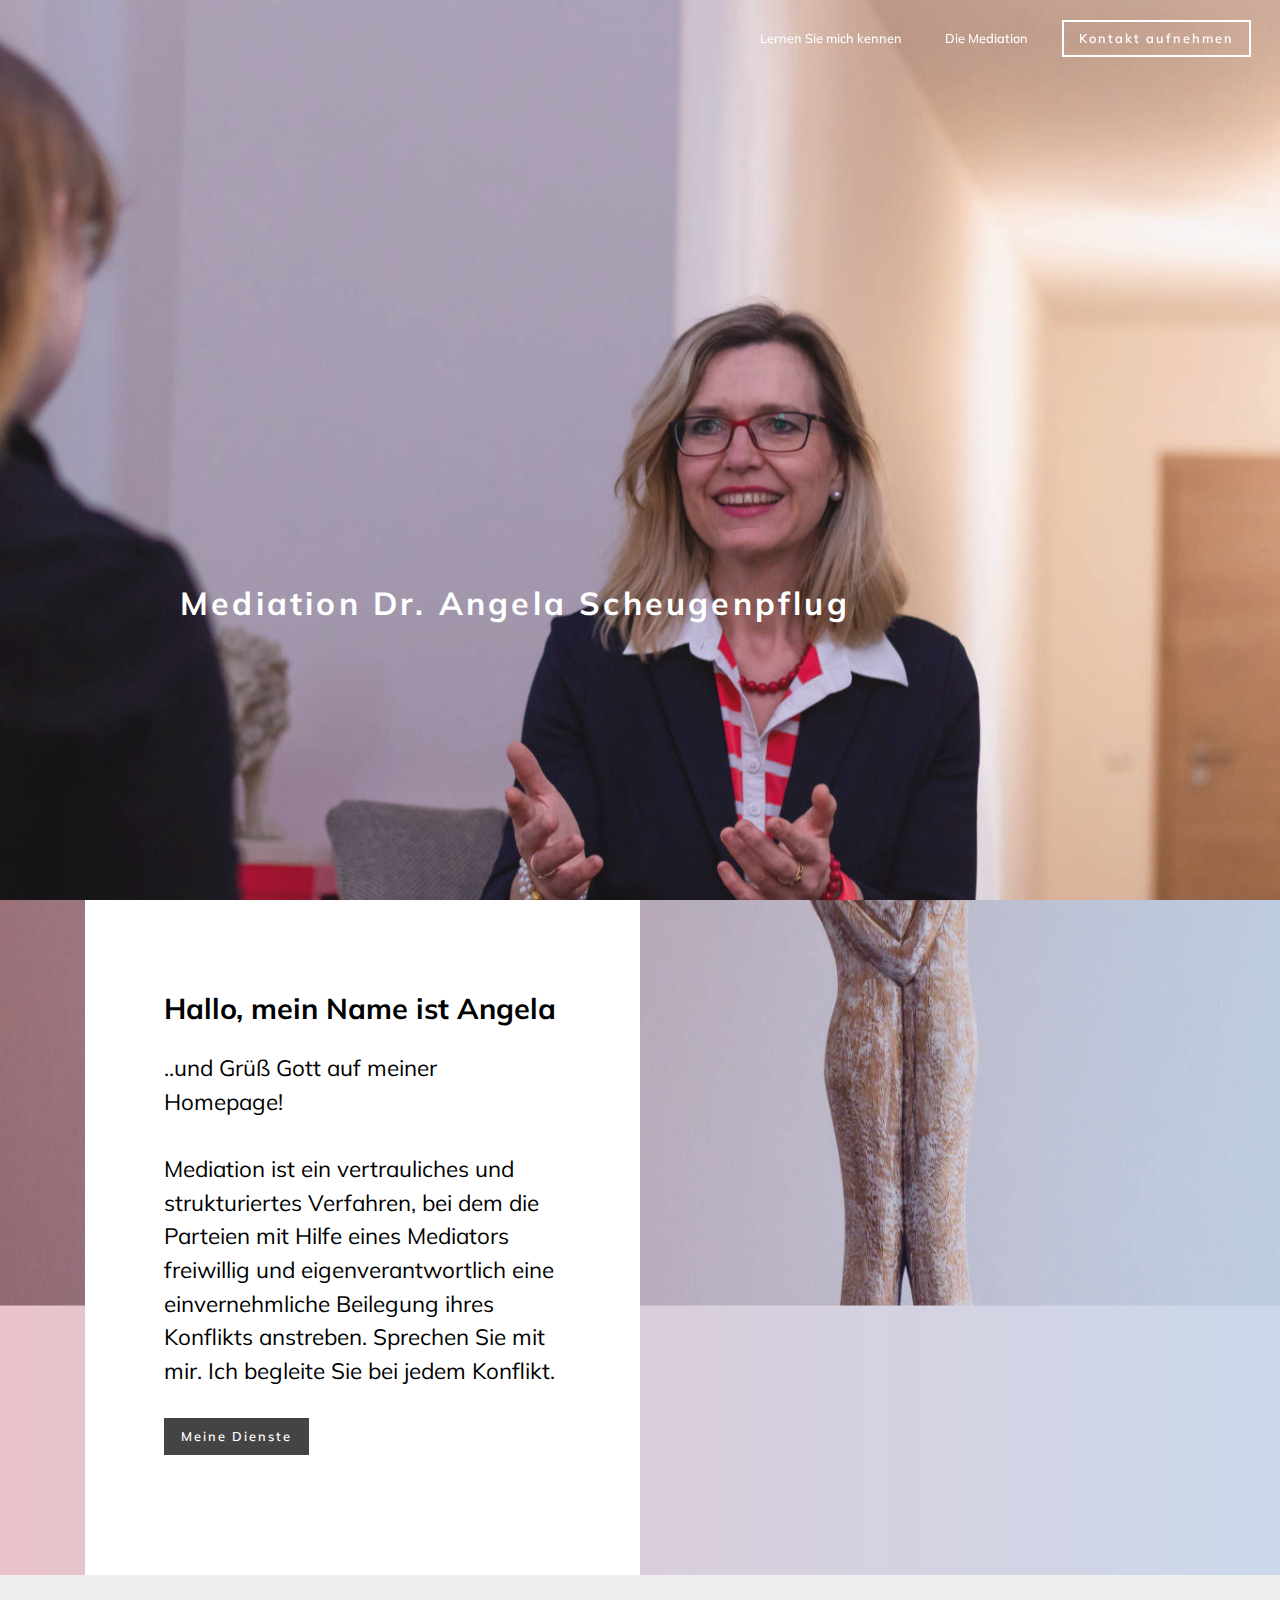
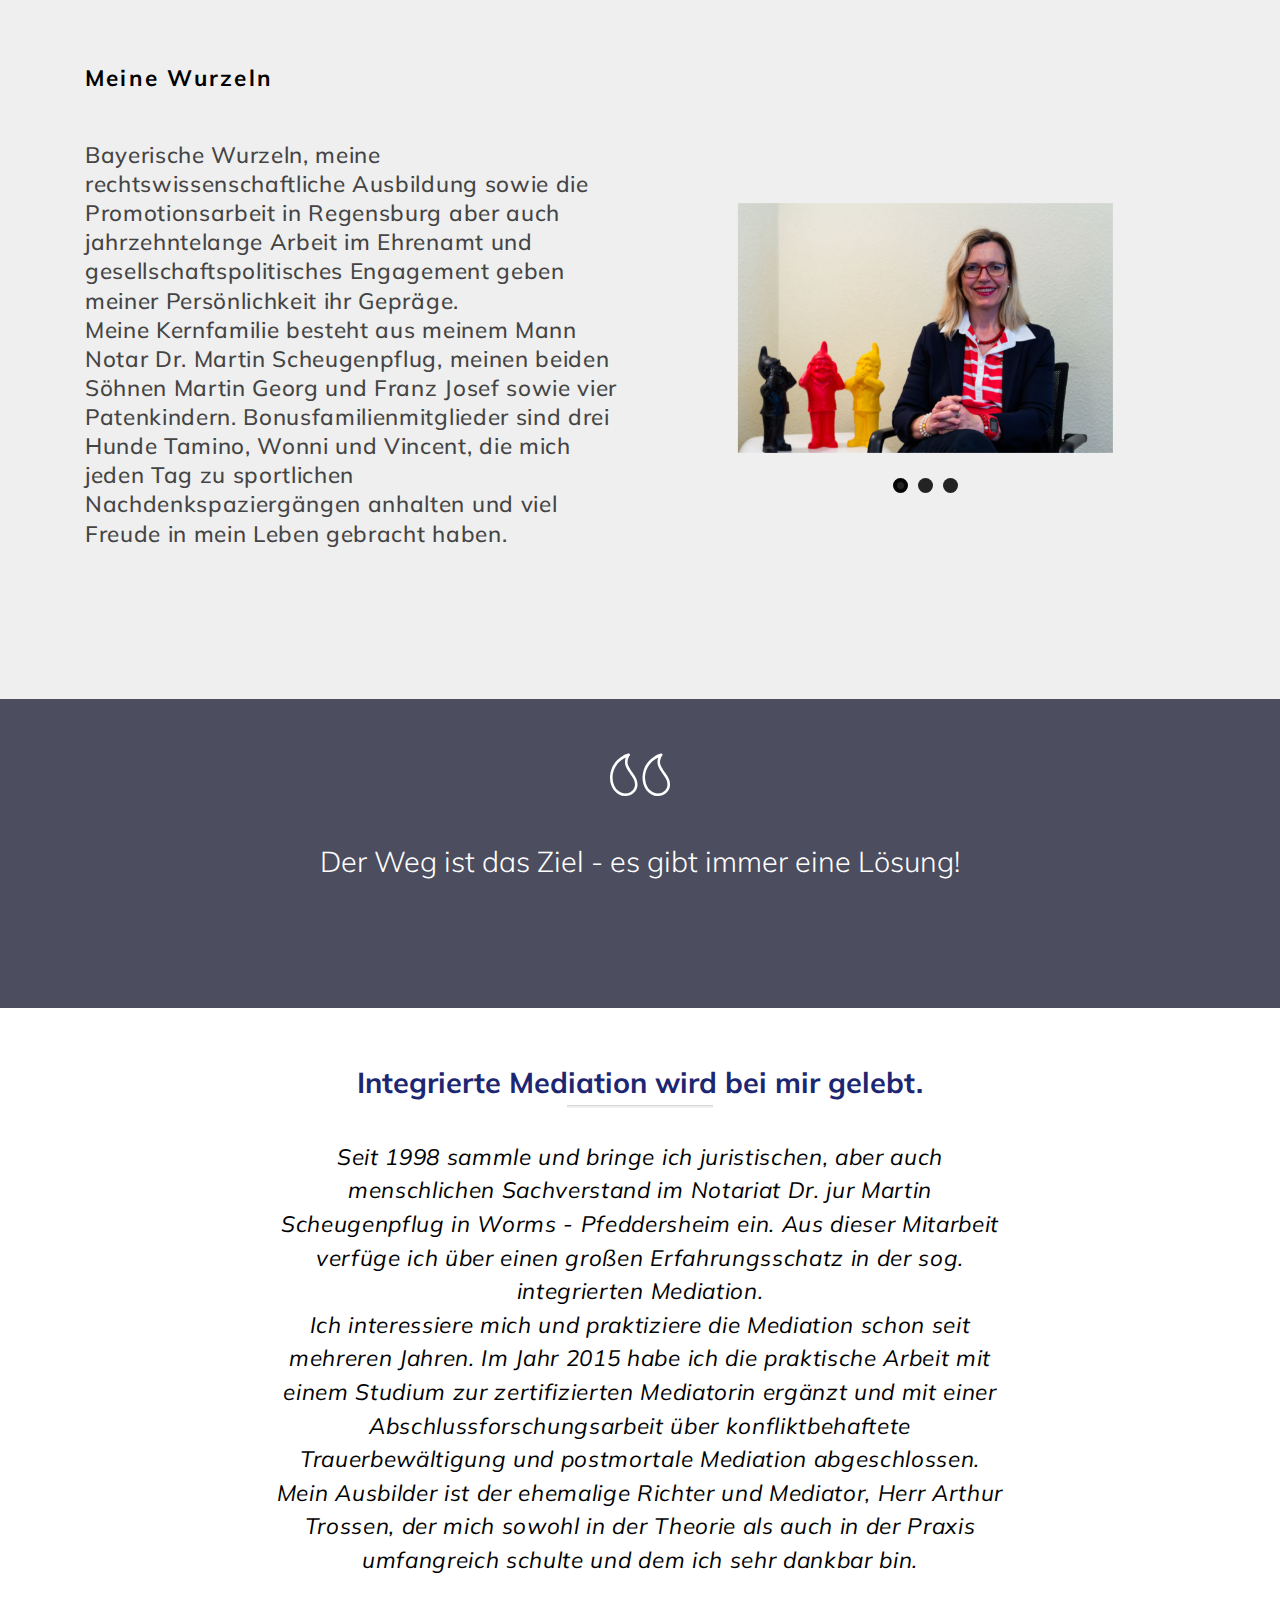
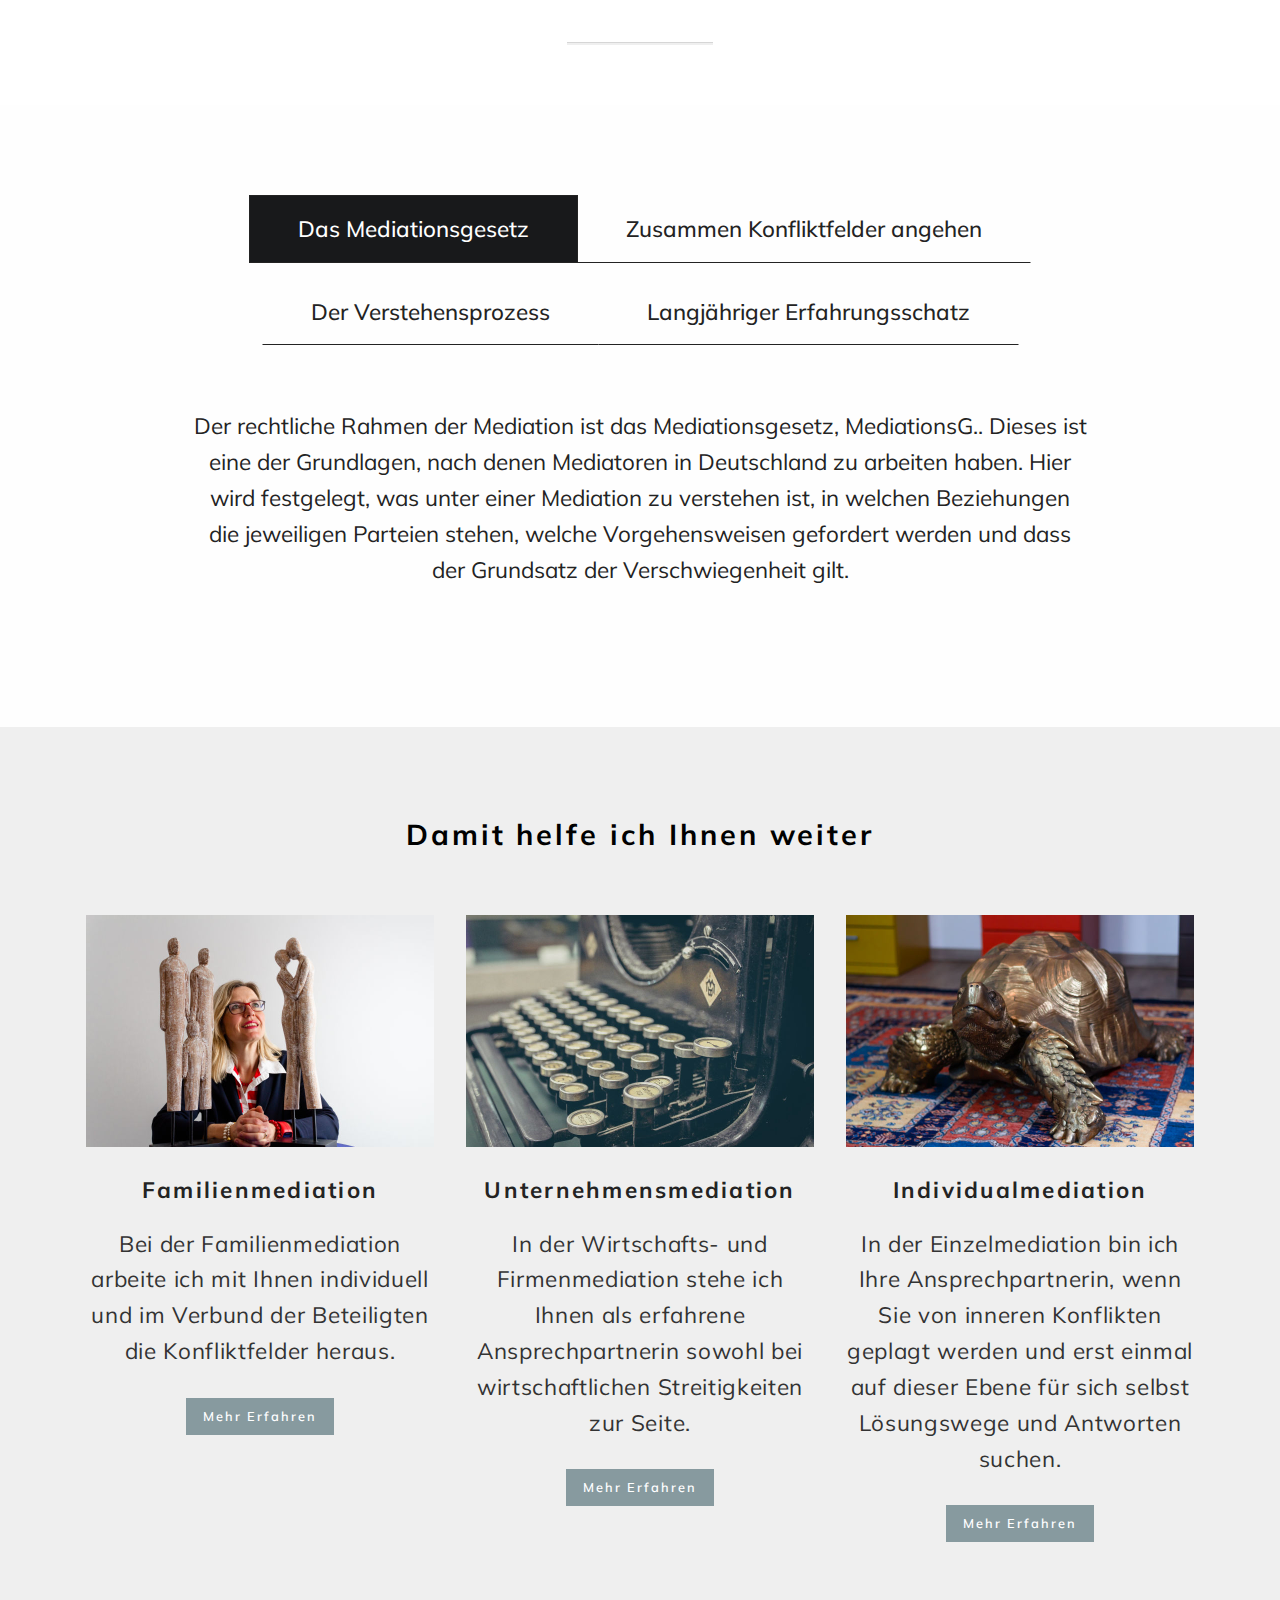
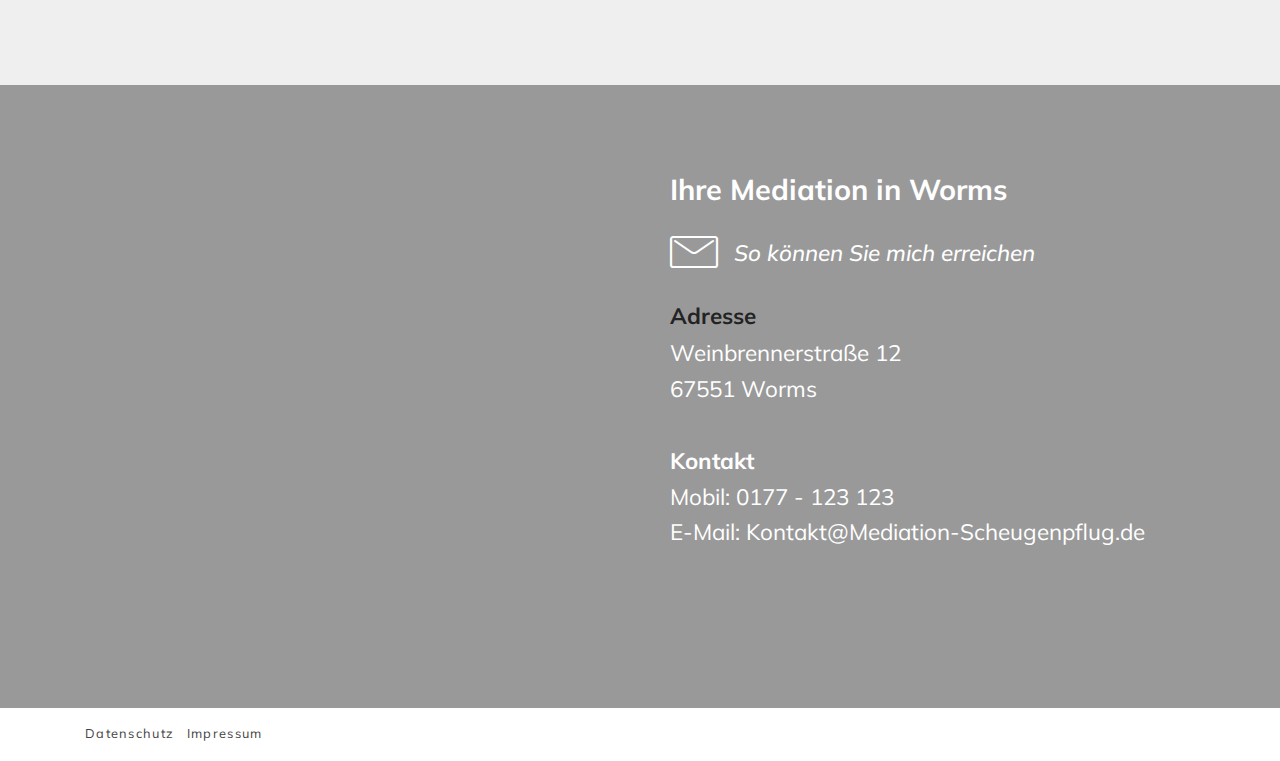
<file: index.html>
<!DOCTYPE html>
<html >
<head>
  <!-- Site made with Mobirise Website Builder v4.7.6, https://mobirise.com -->
  <meta charset="UTF-8">
  <meta http-equiv="X-UA-Compatible" content="IE=edge">
  <meta name="generator" content="Mobirise v4.7.6, mobirise.com">
  <meta name="viewport" content="width=device-width, initial-scale=1, minimum-scale=1">
  <link rel="shortcut icon" href="assets/images/logo3.png" type="image/x-icon">
  <meta name="description" content="">
  <title>Home</title>
  <link rel="stylesheet" href="assets/web/assets/mobirise-icons/mobirise-icons.css">
  <link rel="stylesheet" href="assets/tether/tether.min.css">
  <link rel="stylesheet" href="assets/bootstrap/css/bootstrap.min.css">
  <link rel="stylesheet" href="assets/bootstrap/css/bootstrap-grid.min.css">
  <link rel="stylesheet" href="assets/bootstrap/css/bootstrap-reboot.min.css">
  <link rel="stylesheet" href="assets/dropdown/css/style.css">
  <link rel="stylesheet" href="assets/socicon/css/styles.css">
  <link rel="stylesheet" href="assets/theme/css/style.css">
  <link rel="stylesheet" href="assets/mobirise/css/mbr-additional.css" type="text/css">
  
  
  
</head>
<body>
  <section class="menu cid-rqho1bOMmb" once="menu" id="menu3-5">

    

    <nav class="navbar navbar-dropdown navbar-fixed-top navbar-expand-lg">
        <div class="navbar-brand">
            
            
        </div>
        <button class="navbar-toggler" type="button" data-toggle="collapse" data-target="#navbarSupportedContent" aria-controls="navbarNavAltMarkup" aria-expanded="false" aria-label="Toggle navigation">
            <div class="hamburger">
                <span></span>
                <span></span>
                <span></span>
                <span></span>
            </div>
        </button>
      <div class="collapse navbar-collapse" id="navbarSupportedContent">
            <ul class="navbar-nav nav-dropdown navbar-nav-top-padding" data-app-modern-menu="true"><li class="nav-item"><a class="nav-link link text-white display-4" href="index.html">Lernen Sie mich kennen</a></li>
                <li class="nav-item">
                    <a class="nav-link link text-white display-4" href="index.html#features3-r">Die Mediation</a>
                </li></ul>
            
            <div class="navbar-buttons mbr-section-btn"><a class="btn btn-md btn-white-outline display-4" href="mailto:schneider@digipartners.de">Kontakt aufnehmen</a></div>
      </div>
    </nav>
</section>

<section class="header4 cid-rqhodwtAsy mbr-fullscreen" id="header4-6">

    

    <div class="mbr-overlay" style="opacity: 0.1; background-color: rgb(193, 193, 193);">
    </div>

    <div class="container align-center">
        <div class="row justify-content-md-center">
            <div class="mbr-white col-md-10">
                
                
                <h1 class="mbr-section-title align-center mbr-white my-4 mbr-bold mbr-fonts-style display-5"><br><br><br><br><br><br><br><br>Mediation Dr. Angela Scheugenpflug</h1>
                
                
            </div>
        </div>
    </div>
    
</section>

<section class="features11 cid-rqhz1Xwiva mbr-parallax-background" id="features11-k">

    

    <div class="mbr-overlay" style="opacity: 0.2;">
    </div>

    <div class="container">
        <div class="text-content">
            <div class="media-container-row ">
                <div class="col-md-12 mb-4">
                    
                    <h3 class="mbr-section-subtitle mbr-fonts-style mb-4 display-2"><strong>
                        Hallo, mein Name ist Angela</strong></h3>
                    <p class="mb-4 mbr-fonts-style display-7">..und Grüß Gott auf meiner Homepage!&nbsp;<br><br>Mediation ist ein vertrauliches und strukturiertes Verfahren, bei dem die Parteien mit Hilfe eines Mediators freiwillig und eigenverantwortlich eine einvernehmliche Beilegung ihres Konflikts anstreben. Sprechen Sie mit mir. Ich begleite Sie bei jedem Konflikt.<br></p>
                    <div class="mbr-section-btn"><a class="btn btn-md btn-primary btn-bgr display-4" href="index.html#features3-r">Meine Dienste</a></div>
                </div>
            </div>
        </div>
    </div>
</section>

<section class="slider1 testimonials-slider cid-rGiGA0xoO8" id="slider1-1z">
      

    
    <div class="main container">
        <h2 class="mbr-section-title pb-3 mbr-fonts-style mbr-bold align-left display-7">Meine Wurzeln</h2>
        <div class="row">
            <div class="first-col col-md-6">
                <h3 class="mbr-section-subtitle  mbr-fonts-style align-left display-7"><div>Bayerische Wurzeln, meine rechtswissenschaftliche Ausbildung sowie die Promotionsarbeit in Regensburg aber auch jahrzehntelange Arbeit im Ehrenamt und gesellschaftspolitisches Engagement geben meiner Persönlichkeit ihr Gepräge.&nbsp;
</div><div>Meine Kernfamilie besteht aus meinem Mann Notar Dr. Martin Scheugenpflug, meinen beiden Söhnen Martin Georg und Franz Josef sowie vier Patenkindern. Bonusfamilienmitglieder sind drei Hunde Tamino, Wonni und Vincent, die mich jeden Tag zu sportlichen Nachdenkspaziergängen anhalten und viel Freude in mein Leben gebracht haben.
</div><div><br></div></h3>
                
            </div> 
            
            <div class="second-col col-md-6">
                <div class="carousel slide slides" data-ride="carousel" role="listbox">
                    <ol class="carousel-indicators">
                        <li data-slide-to="0" class="active"></li>
                        <li data-slide-to="1"></li>
                        <li data-slide-to="2"></li>
                        
                        
                        
                        
                        
                        
                        
                    </ol>
                    <div class="carousel-inner">

                        
                    
                        

                        
                    <div class="carousel-item ">
                            <div class="media-container-row">
                                <div class="col-md-12">
                                    <div class="wrap-img ">
                                        <img src="assets/images/20190611-scheugenpflug-5-600x400.jpg" class="img-responsive clients-img" alt="" title="">
                                    </div>
                                </div>
                            </div>
                        </div><div class="carousel-item ">
                            <div class="media-container-row">
                                <div class="col-md-12">
                                    <div class="wrap-img ">
                                        <img src="assets/images/20190611-scheugenpflug-110-600x400.jpg" class="img-responsive clients-img" alt="" title="">
                                    </div>
                                </div>
                            </div>
                        </div><div class="carousel-item ">
                            <div class="media-container-row">
                                <div class="col-md-12">
                                    <div class="wrap-img ">
                                        <img src="assets/images/20190611-scheugenpflug-43-600x400.jpg" class="img-responsive clients-img" alt="" title="">
                                    </div>
                                </div>
                            </div>
                        </div></div>   
                </div>
            </div>
        </div>
    </div>
</section>

<section class="cid-rGiJ5Zdjs5 mbr-parallax-background" id="article1-24">

    

    <div class="mbr-overlay" style="opacity: 0.7; background-color: rgb(7, 9, 33);"></div>
    <div class="container align-center">
        <div class="row justify-content-center">
            <div class="media-container-column mbr-white col-md-10">
                <div class="card-img pb-3">
                    <span class="mbr-iconfont mbri-quote-left"></span>
                </div>
                
                <p class="mbr-text pb-5 mbr-fonts-style display-2">
                    Der Weg ist das Ziel - es gibt immer eine Lösung!</p>
                    
            </div>
        </div>
    </div>
</section>

<section class="mbr-section article content1 cid-rGiIa6xlWM" id="content1-21">

     

    <div class="container">
        <div class="media-container-row">
            <div class="mbr-text col-12 col-md-12">
                <h2 class="mbr-fonts-style block-title align-center display-2"><strong>Integrierte Mediation wird bei mir gelebt.</strong></h2>
            </div>
        </div>
    </div>
</section>

<section class="mbr-section article article3 cid-rGiHMfJ6LL" id="article3-20">

     

    <div class="container">
        <div class="row justify-content-center">
            <div class="inner-container col-md-8">
                <hr class="line" style="width: 20%;">
                    <div class="section-text align-center mbr-white mbr-fonts-style display-7"><em>Seit 1998 sammle und bringe ich juristischen, aber auch menschlichen Sachverstand im Notariat Dr. jur Martin Scheugenpflug in Worms - Pfeddersheim ein. Aus dieser Mitarbeit verfüge ich über einen großen Erfahrungsschatz in der sog. integrierten Mediation.
</em><div><em>Ich interessiere mich und praktiziere die Mediation schon seit mehreren Jahren. Im Jahr 2015 habe ich die praktische Arbeit mit einem Studium zur zertifizierten Mediatorin ergänzt und mit einer Abschlussforschungsarbeit über konfliktbehaftete Trauerbewältigung und postmortale Mediation abgeschlossen. Mein Ausbilder ist der ehemalige Richter und Mediator, Herr Arthur Trossen, der mich sowohl in der Theorie als auch in der Praxis umfangreich schulte und dem ich sehr dankbar bin.
</em></div><div><em><br></em></div></div>
                <hr class="line" style="width: 20%;">
            </div>
        </div>
    </div>
</section>

<section class="tabs2 cid-rGiJtOoddu mbr-parallax-background" id="tabs1-25">

    

    <div class="mbr-overlay" style="opacity: 0.9; background-color: rgb(255, 255, 255);">
    </div>
    <div class="container">
        
        <div class="media-container-row">
            <div class="col-12 col-md-10">
                <ul class="nav nav-tabs" role="tablist">
                    <li class="nav-item"><a class="nav-link mbr-fonts-style active show display-7" role="tab" data-toggle="tab" href="#tabs1-25_tab0" aria-selected="true">
                            Das Mediationsgesetz</a></li>
                    <li class="nav-item"><a class="nav-link mbr-fonts-style show active display-7" role="tab" data-toggle="tab" href="#tabs1-25_tab1" aria-selected="true">Zusammen Konfliktfelder angehen</a></li>
                    <li class="nav-item"><a class="nav-link mbr-fonts-style show active display-7" role="tab" data-toggle="tab" href="#tabs1-25_tab2" aria-selected="true">Der Verstehensprozess</a></li>
                    <li class="nav-item"><a class="nav-link mbr-fonts-style show active display-7" role="tab" data-toggle="tab" href="#tabs1-25_tab3" aria-selected="true">Langjähriger Erfahrungsschatz</a></li>
                    
                    
                </ul>
                <div class="tab-content">
                    <div id="tab1" class="tab-pane in active" role="tabpanel">
                        <div class="row">
                            <div class="col-md-12">
                                <p class="mbr-text py-5 mbr-fonts-style display-7">
                                    Der rechtliche Rahmen der Mediation ist das Mediationsgesetz, MediationsG.. Dieses ist eine der Grundlagen, nach denen Mediatoren in Deutschland zu arbeiten haben. Hier wird festgelegt, was unter einer Mediation zu verstehen ist, in welchen Beziehungen die jeweiligen Parteien stehen, welche Vorgehensweisen gefordert werden und dass der Grundsatz der Verschwiegenheit gilt.</p>
                            </div>
                        </div>
                    </div>
                    <div id="tab2" class="tab-pane" role="tabpanel">
                        <div class="row">
                            <div class="col-md-12">
                                <p class="mbr-text py-5 mbr-fonts-style display-7">
                                    Ich bin an Ihrer Seite. Ich erarbeite mit Ihnen die Themenkomplexe und suche mit Ihnen die jeweiligen Konfliktfelder. Ich vermittle zwischen den Parteien in allen Phasen der Konfliktbewältigung als neutrale Wegbegleiterin. Ob in Einzelgesprächen oder mit allen Konfliktparteien am Tisch versammelt, bin ich präsent, wenn es darum geht, Ihre individuelle Lösung zu erarbeiten. 
                                </p>
                            </div>
                        </div>
                    </div>
                    <div id="tab3" class="tab-pane" role="tabpanel">
                        <div class="row">
                            <div class="col-md-12">
                                <p class="mbr-text py-5 mbr-fonts-style display-7">
                                    Ich helfe Ihnen, sich selbst und Ihr Gegenüber zu verstehen. Ich übersetze Gefühle und Sachverhalte so, dass aus einem Verstehensprozess heraus in der Regel für alle zufriedenstellende Lösungen entstehen. Mit mir lösen Sie Ihre Konflikte und treffen mit sich und den Parteien in der Mediation Vereinbarungen, welche Sie gerne bejahen und einhalten können. 
                                </p>
                            </div>
                        </div>
                    </div>
                    <div id="tab4" class="tab-pane" role="tabpanel">
                        <div class="row">
                            <div class="col-md-12">
                                <p class="mbr-text py-5 mbr-fonts-style display-7">
                                    Mit meiner fachlichen und menschlichen Kompetenz bringe ich meinen wertvollen, langjährigen Erfahrungsschatz in folgenden Gebieten ein:<br><strong>Paar- bzw. Familienmediation
<br>Wirtschafts- und Firmenmediation
<br>Individualmediation&nbsp;</strong><br></p>
                            </div>
                        </div>
                    </div>
                    <div id="tab5" class="tab-pane" role="tabpanel">
                        <div class="row">
                            <div class="col-md-12">
                                <p class="mbr-text py-5 mbr-fonts-style display-7">
                                    Lorem ipsum dolor sit amet, consectetur adipisicing elit. Cum, id qui excepturi quidem cumque ipsum mollitia. Repellendus ab, aliquid molestias minus dolores reiciendis porro voluptatibus dolore, qui quod repellat ea?
                                </p>
                            </div>
                        </div>
                    </div>
                    <div id="tab6" class="tab-pane" role="tabpanel">
                        <div class="row">
                            <div class="col-md-12">
                                <p class="mbr-text py-5 mbr-fonts-style display-7">
                                    Lorem ipsum dolor sit amet, consectetur adipisicing elit. Earum id provident ea quae explicabo aperiam praesentium distinctio veritatis natus maiores dicta numquam error nemo, corrupti dolore molestias quia esse adipisci!
                                </p>
                            </div>
                        </div>
                    </div>
                </div>
            </div>
        </div>
    </div>
</section>

<section class="features3 cid-rqisFof0Mt" id="features3-r">

    

    
    <div class="container">
        <h2 class="mbr-section-title pb-3 mbr-bold mbr-fonts-style align-center display-2">Damit helfe ich Ihnen weiter</h2>
        <div class="row row-content justify-content-center">
            <div class="card p-3 col-12 col-md-6 col-lg-4">
                <div class="card-wrapper">
                    <div class="card-img">
                        <img src="assets/images/20190611-scheugenpflug-65-696x464.jpg" title="" alt="">
                    </div>
                    <div class="card-box">
                        <h4 class="card-title mbr-fonts-style mbr-bold display-7">
                            Familienmediation</h4>
                        <p class="mbr-text mbr-fonts-style display-7">
                            Bei der Familienmediation arbeite ich mit Ihnen individuell und im Verbund der Beteiligten die Konfliktfelder heraus.  
                        </p>
                          
                    </div>
                    <div class="mbr-section-btn"><a href="page1.html" class="btn btn-warning display-4">Mehr Erfahren</a></div>  
                </div>
            </div>
        
            <div class="card p-3 col-12 col-md-6 col-lg-4">
                <div class="card-wrapper">
                    <div class="card-img">
                        <img src="assets/images/typewriter-407695-1280-696x464.jpg" title="" alt="">
                    </div>
                    <div class="card-box">
                        <h4 class="card-title mbr-fonts-style mbr-bold display-7">
                           Unternehmensmediation</h4>
                        <p class="mbr-text mbr-fonts-style display-7">
                            In der Wirtschafts- und Firmenmediation stehe ich Ihnen als erfahrene Ansprechpartnerin sowohl bei wirtschaftlichen Streitigkeiten zur Seite.</p>
                    </div>
                    <div class="mbr-section-btn"><a href="page2.html" class="btn btn-warning display-4">Mehr Erfahren</a></div>  
                </div>
            </div>
        
            <div class="card p-3 col-12 col-md-6 col-lg-4">
                <div class="card-wrapper">
                    <div class="card-img">
                        <img src="assets/images/20190611-scheugenpflug-108-696x464.jpg" title="" alt="">
                    </div>
                    <div class="card-box">
                        <h4 class="card-title mbr-fonts-style mbr-bold display-7">Individualmediation</h4>
                        <p class="mbr-text mbr-fonts-style display-7">
                            In der Einzelmediation bin ich Ihre Ansprechpartnerin, wenn Sie von inneren Konflikten geplagt werden und erst einmal auf dieser Ebene für sich selbst Lösungswege und Antworten suchen. 
                        </p>
                          
                    </div>
                    <div class="mbr-section-btn"><a href="page4.html" class="btn btn-warning display-4">Mehr Erfahren</a></div>  
                </div>
            </div>
        
            
            
        
            
        </div>
    </div>
</section>

<section class="mbr-section form4 cid-rqhogeJaZD mbr-parallax-background" id="form4-7">

    

    <div class="mbr-overlay" style="opacity: 0.5; background-color: rgb(68, 68, 68);">
    </div>
    <div class="container">
        <div class="row">
            <div class="col-md-6">
                <div class="google-map"><iframe frameborder="0" style="border:0" src="https://www.google.com/maps/embed/v1/place?key=AIzaSyA0Dx_boXQiwvdz8sJHoYeZNVTdoWONYkU&amp;q=place_id:ChIJURsWJrYulkcRidh7ITtZvwE" allowfullscreen=""></iframe></div>
            </div>
            <div class="col-md-6">
                <h2 class="pb-3 align-left mbr-fonts-style display-2"><strong>
                    Ihre Mediation in Worms</strong></h2>
                <div>
                    <div class="icon-block pb-3">
                        <span class="icon-block__icon">
                            <span class="mbr-iconfont mbri-letter" style="color: rgb(255, 255, 255);"></span>
                        </span>
                        <h4 class="icon-block__title align-left mbr-fonts-style display-7">
                            So können Sie mich erreichen</h4>
                    </div>
                    <div class="icon-contacts pb-3">
                        <h5 class="align-left mbr-fonts-style display-7"><strong>Adresse</strong></h5>
                        <p class="mbr-text align-left mbr-fonts-style display-7">Weinbrennerstraße 12<br>67551 Worms<br><br><font color="#ffffff"><strong>Kontakt</strong></font><br>Mobil: 0177 - 123 123<br>E-Mail: Kontakt@Mediation-Scheugenpflug.de<br><br></p>
                    </div>
                </div>
                
            </div>
        </div>
    </div>
</section>

<section class="cid-rqLI03lZQB" id="footer1-u">

    

    

    <div class="container">
        <div class="row">
            <div class="col-md-12 text1 col-lg-6">
                <p class="mbr-text mbr-bold links mbr-fonts-style align-left display-4"><span style="font-weight: normal;"><a href="page5.html">Datenschutz</a> &nbsp; <a href="page5.html">Impressum</a></span></p>
            </div>
            <div class="col-md-12 copyright align-right text2 col-lg-6">
                <p class="mbr-text mbr-bold mbr-fonts-style display-7"></p>
            </div>
            <div class="col-lg-4 col-md-12">
                
            </div>    
        </div>
    </div>
</section>


  <script src="assets/web/assets/jquery/jquery.min.js"></script>
  <script src="assets/popper/popper.min.js"></script>
  <script src="assets/tether/tether.min.js"></script>
  <script src="assets/bootstrap/js/bootstrap.min.js"></script>
  <script src="assets/smoothscroll/smooth-scroll.js"></script>
  <script src="assets/dropdown/js/script.min.js"></script>
  <script src="assets/touchswipe/jquery.touch-swipe.min.js"></script>
  <script src="assets/playervimeo/vimeo_player.js"></script>
  <script src="assets/parallax/jarallax.min.js"></script>
  <script src="assets/bootstrapcarouselswipe/bootstrap-carousel-swipe.js"></script>
  <script src="assets/mbr-testimonials-slider/mbr-testimonials-slider.js"></script>
  <script src="assets/mbr-tabs/mbr-tabs.js"></script>
  <script src="assets/theme/js/script.js"></script>
  <script src="assets/formoid/formoid.min.js"></script>
  
  
</body>
</html>
</file>
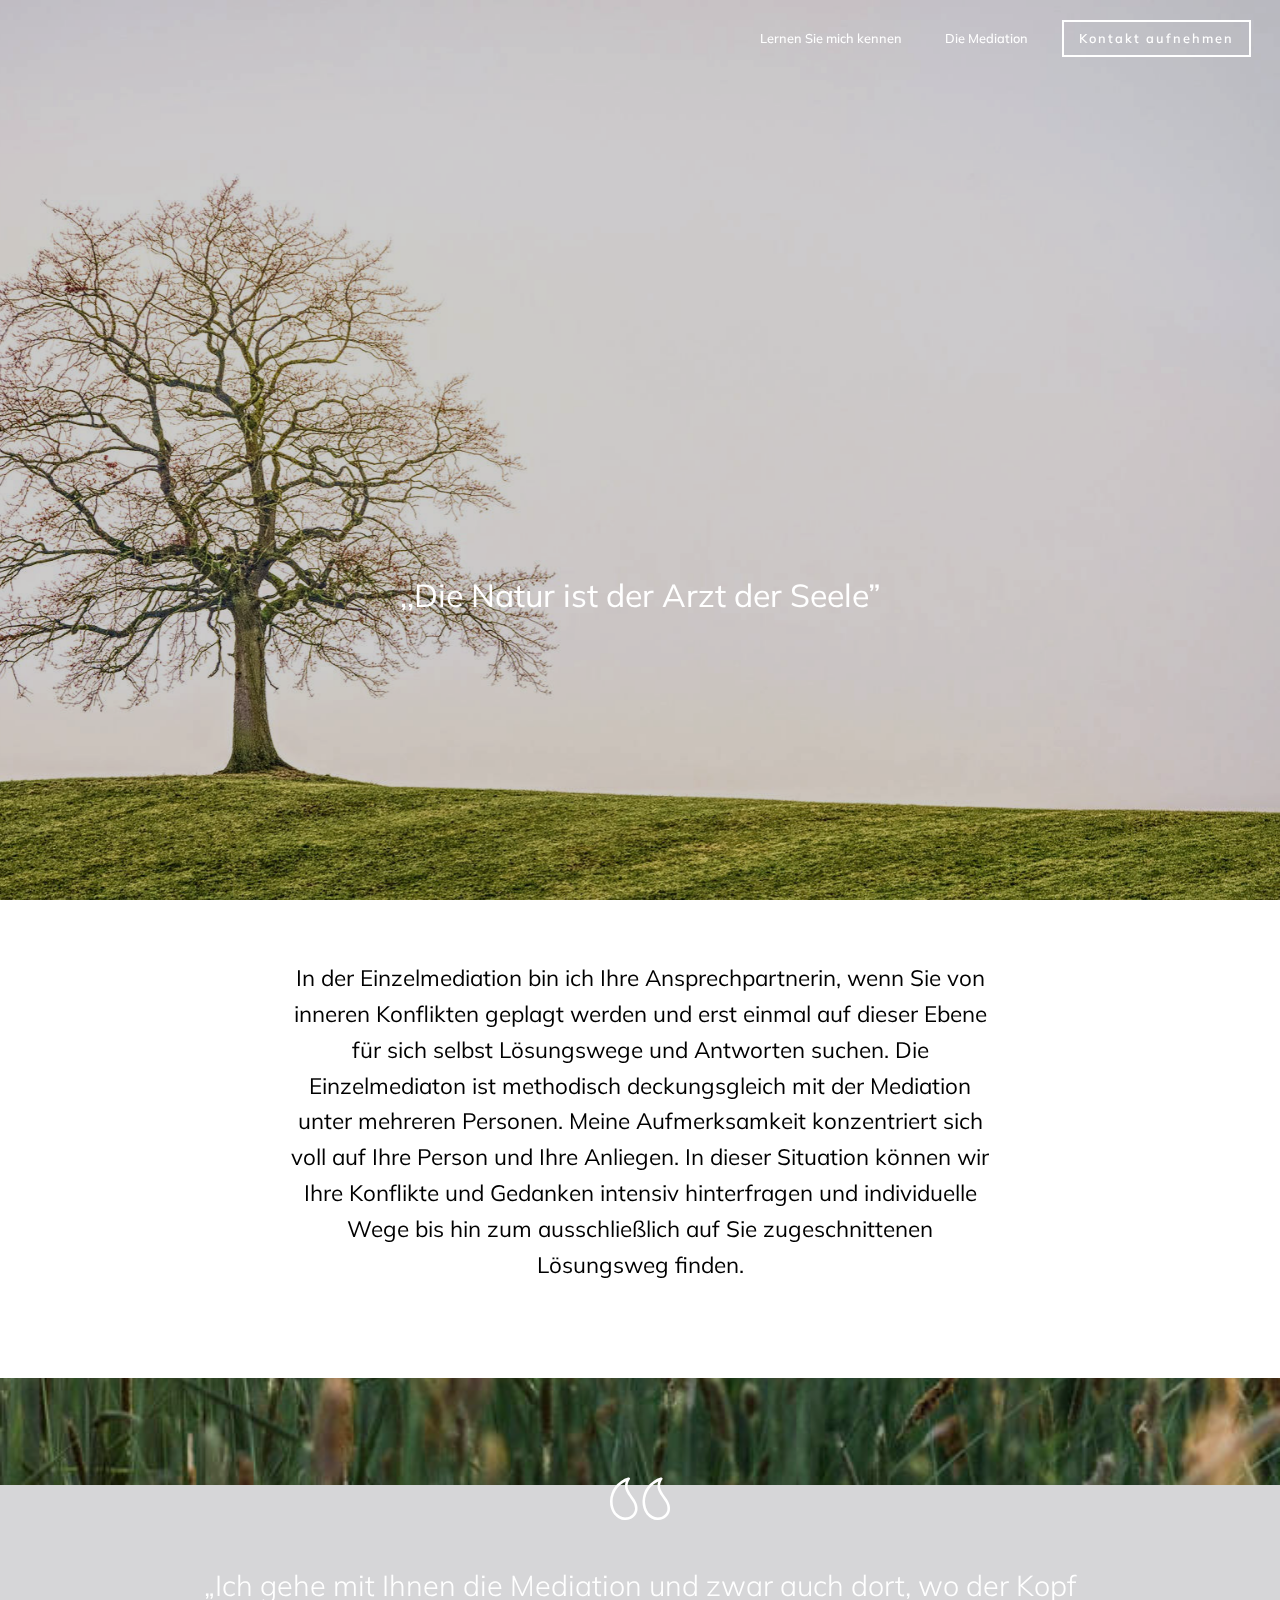
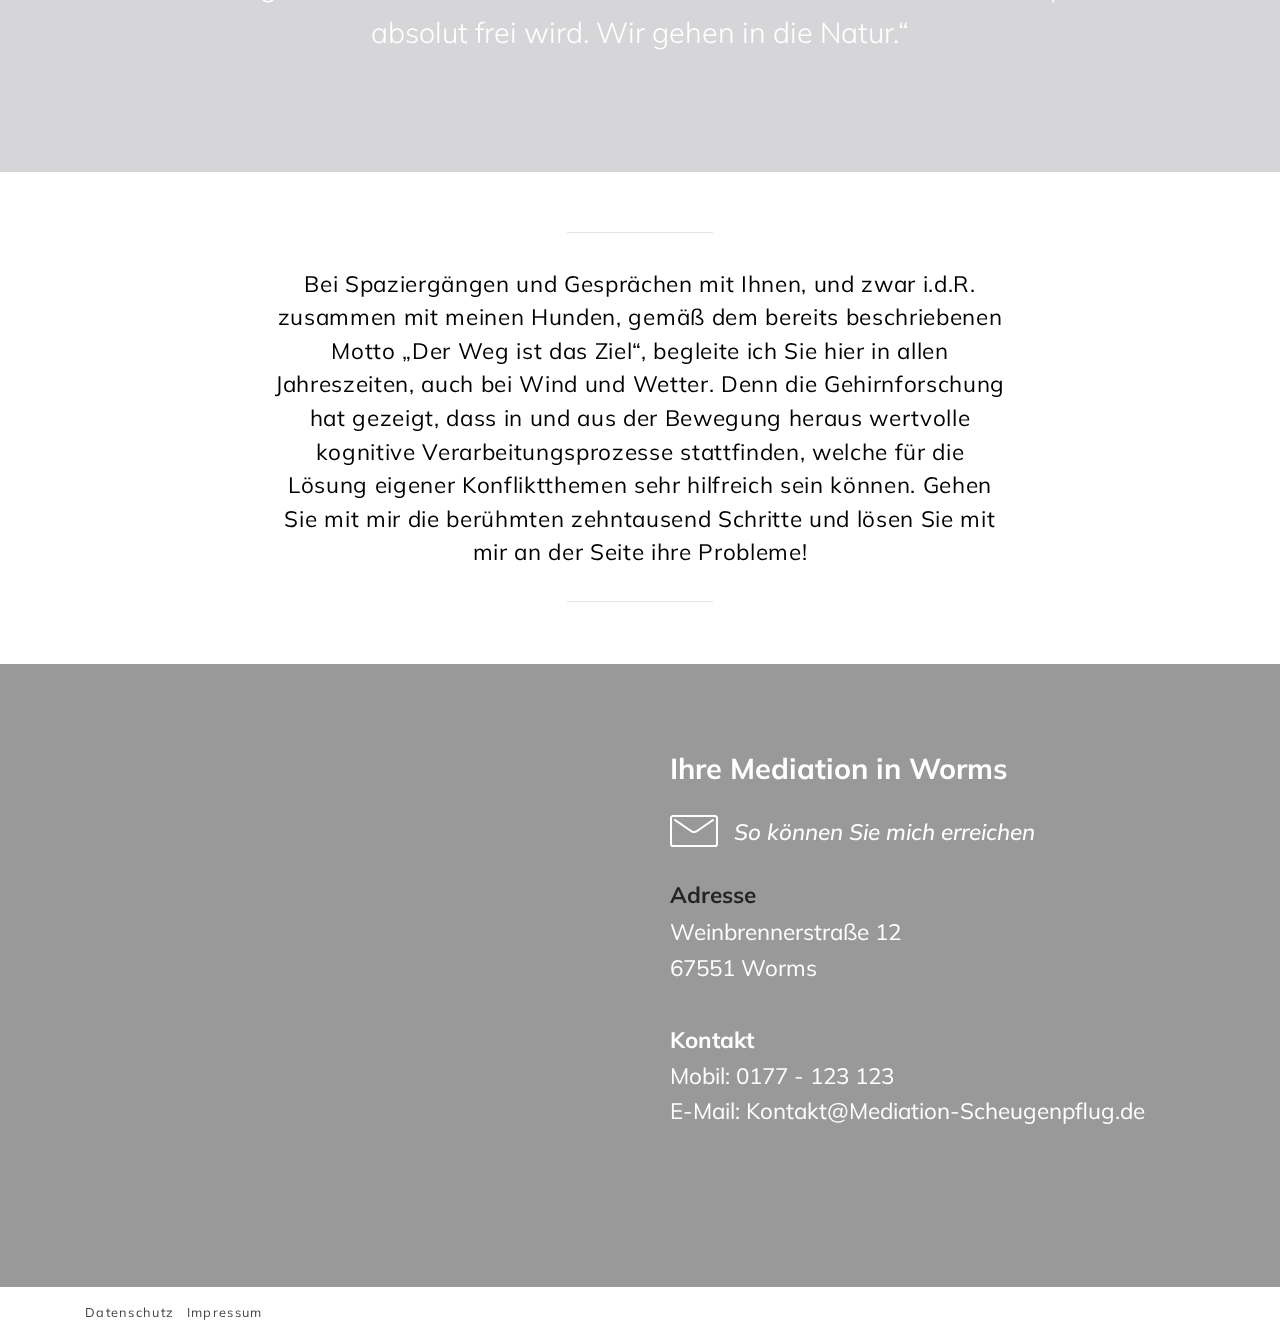
<file: Einzelmediation.html>
<!DOCTYPE html>
<html >
<head>
  <!-- Site made with Mobirise Website Builder v4.7.6, https://mobirise.com -->
  <meta charset="UTF-8">
  <meta http-equiv="X-UA-Compatible" content="IE=edge">
  <meta name="generator" content="Mobirise v4.7.6, mobirise.com">
  <meta name="viewport" content="width=device-width, initial-scale=1, minimum-scale=1">
  <link rel="shortcut icon" href="assets/images/logo3.png" type="image/x-icon">
  <meta name="description" content="">
  <title>Einzelmediation</title>
  <link rel="stylesheet" href="assets/web/assets/mobirise-icons/mobirise-icons.css">
  <link rel="stylesheet" href="assets/tether/tether.min.css">
  <link rel="stylesheet" href="assets/bootstrap/css/bootstrap.min.css">
  <link rel="stylesheet" href="assets/bootstrap/css/bootstrap-grid.min.css">
  <link rel="stylesheet" href="assets/bootstrap/css/bootstrap-reboot.min.css">
  <link rel="stylesheet" href="assets/dropdown/css/style.css">
  <link rel="stylesheet" href="assets/socicon/css/styles.css">
  <link rel="stylesheet" href="assets/theme/css/style.css">
  <link rel="stylesheet" href="assets/mobirise/css/mbr-additional.css" type="text/css">
  
  
  
</head>
<body>
  <section class="menu cid-rGifKuVTiZ" once="menu" id="menu3-1s">

    

    <nav class="navbar navbar-dropdown navbar-fixed-top navbar-expand-lg">
        <div class="navbar-brand">
            
            
        </div>
        <button class="navbar-toggler" type="button" data-toggle="collapse" data-target="#navbarSupportedContent" aria-controls="navbarNavAltMarkup" aria-expanded="false" aria-label="Toggle navigation">
            <div class="hamburger">
                <span></span>
                <span></span>
                <span></span>
                <span></span>
            </div>
        </button>
      <div class="collapse navbar-collapse" id="navbarSupportedContent">
            <ul class="navbar-nav nav-dropdown navbar-nav-top-padding" data-app-modern-menu="true"><li class="nav-item"><a class="nav-link link text-white display-4" href="index.html">Lernen Sie mich kennen</a></li>
                <li class="nav-item">
                    <a class="nav-link link text-white display-4" href="index.html#features3-r">Die Mediation</a>
                </li></ul>
            
            <div class="navbar-buttons mbr-section-btn"><a class="btn btn-md btn-white-outline display-4" href="mailto:schneider@digipartners.de">Kontakt aufnehmen</a></div>
      </div>
    </nav>
</section>

<section class="header3 cid-rGifKvo03n mbr-fullscreen mbr-parallax-background" id="header3-1t">

    

    <div class="mbr-overlay" style="opacity: 0.2; background-color: rgb(0, 0, 0);">
    </div>

    <div class="container align-center">
        <div class="row justify-content-md-center">
            <div class="mbr-white col-md-8">
                
                
                
                
                <p class="mbr-text align-center py-2 mbr-fonts-style display-5"><br><br><br><br><br><br>,,Die Natur ist der Arzt der Seele”</p>
               
                
            </div>
        </div>
    </div>
    
    
</section>

<section class="mbr-section article content1 cid-rGiTPhnhtu" id="article6-2b">
    
     

    <div class="container">
        <div class="media-container-row">
            <div class="mbr-text col-12 col-md-8 mbr-fonts-style display-7">In der Einzelmediation bin ich Ihre Ansprechpartnerin, wenn Sie von inneren Konflikten geplagt werden und erst einmal auf dieser Ebene für sich selbst Lösungswege und Antworten suchen. Die Einzelmediaton ist methodisch deckungsgleich mit der Mediation unter mehreren Personen. Meine Aufmerksamkeit konzentriert sich voll auf Ihre Person und Ihre Anliegen. In dieser Situation können wir Ihre Konflikte und Gedanken intensiv hinterfragen und individuelle Wege bis hin zum ausschließlich auf Sie zugeschnittenen Lösungsweg finden.<div><strong><br></strong></div></div>
        </div>
    </div>
</section>

<section class="cid-rGiSmgrwBd mbr-parallax-background" id="article1-2a">

    

    <div class="mbr-overlay" style="opacity: 0.1; background-color: rgb(7, 9, 33);"></div>
    <div class="container align-center">
        <div class="row justify-content-center">
            <div class="media-container-column mbr-white col-md-10">
                <div class="card-img pb-3">
                    <span class="mbr-iconfont mbri-quote-left"></span>
                </div>
                
                <p class="mbr-text pb-5 mbr-fonts-style display-2">
                    „Ich gehe mit Ihnen die Mediation und zwar auch dort, wo der Kopf absolut frei wird. Wir gehen in die Natur.“
                </p>
                <h3 class="signature mbr-fonts-style display-5"></h3>    
            </div>
        </div>
    </div>
</section>

<section class="mbr-section article article3 cid-rGiUx45OcT" id="article3-2c">

     

    <div class="container">
        <div class="row justify-content-center">
            <div class="inner-container col-md-8">
                <hr class="line" style="width: 20%;">
                    <div class="section-text align-center mbr-white mbr-fonts-style display-7">Bei Spaziergängen und Gesprächen mit Ihnen, und zwar i.d.R. zusammen mit meinen Hunden, gemäß dem bereits beschriebenen Motto „Der Weg ist das Ziel“, begleite ich Sie hier in allen Jahreszeiten, auch bei Wind und Wetter. Denn die Gehirnforschung hat gezeigt, dass in und aus der Bewegung heraus wertvolle kognitive Verarbeitungsprozesse stattfinden, welche für die Lösung eigener Konfliktthemen sehr hilfreich sein können. Gehen Sie mit mir die berühmten zehntausend Schritte und lösen Sie mit mir an der Seite ihre Probleme!</div>
                <hr class="line" style="width: 20%;">
            </div>
        </div>
    </div>
</section>

<section class="mbr-section form4 cid-rGifKwpY4Z mbr-parallax-background" id="form4-1w">

    

    <div class="mbr-overlay" style="opacity: 0.5; background-color: rgb(68, 68, 68);">
    </div>
    <div class="container">
        <div class="row">
            <div class="col-md-6">
                <div class="google-map"><iframe frameborder="0" style="border:0" src="https://www.google.com/maps/embed/v1/place?key=AIzaSyA0Dx_boXQiwvdz8sJHoYeZNVTdoWONYkU&amp;q=place_id:ChIJURsWJrYulkcRidh7ITtZvwE" allowfullscreen=""></iframe></div>
            </div>
            <div class="col-md-6">
                <h2 class="pb-3 align-left mbr-fonts-style display-2"><strong>
                    Ihre Mediation in Worms</strong></h2>
                <div>
                    <div class="icon-block pb-3">
                        <span class="icon-block__icon">
                            <span class="mbr-iconfont mbri-letter" style="color: rgb(255, 255, 255);"></span>
                        </span>
                        <h4 class="icon-block__title align-left mbr-fonts-style display-7">
                            So können Sie mich erreichen</h4>
                    </div>
                    <div class="icon-contacts pb-3">
                        <h5 class="align-left mbr-fonts-style display-7"><strong>Adresse</strong></h5>
                        <p class="mbr-text align-left mbr-fonts-style display-7">Weinbrennerstraße 12<br>67551 Worms<br><br><font color="#ffffff"><strong>Kontakt</strong></font><br>Mobil: 0177 - 123 123<br>E-Mail: Kontakt@Mediation-Scheugenpflug.de<br><br></p>
                    </div>
                </div>
                
            </div>
        </div>
    </div>
</section>

<section class="cid-rGt6bw60pr" id="footer1-2i">

    

    

    <div class="container">
        <div class="row">
            <div class="col-md-12 text1 col-lg-6">
                <p class="mbr-text mbr-bold links mbr-fonts-style align-left display-4"><span style="font-weight: normal;"><a href="page5.html">Datenschutz</a> &nbsp; <a href="page5.html">Impressum</a></span></p>
            </div>
            <div class="col-md-12 copyright align-right text2 col-lg-6">
                <p class="mbr-text mbr-bold mbr-fonts-style display-7"></p>
            </div>
            <div class="col-lg-4 col-md-12">
                
            </div>    
        </div>
    </div>
</section>


  <script src="assets/web/assets/jquery/jquery.min.js"></script>
  <script src="assets/popper/popper.min.js"></script>
  <script src="assets/tether/tether.min.js"></script>
  <script src="assets/bootstrap/js/bootstrap.min.js"></script>
  <script src="assets/smoothscroll/smooth-scroll.js"></script>
  <script src="assets/dropdown/js/script.min.js"></script>
  <script src="assets/touchswipe/jquery.touch-swipe.min.js"></script>
  <script src="assets/playervimeo/vimeo_player.js"></script>
  <script src="assets/parallax/jarallax.min.js"></script>
  <script src="assets/theme/js/script.js"></script>
  <script src="assets/formoid/formoid.min.js"></script>
  
  
</body>
</html>
</file>
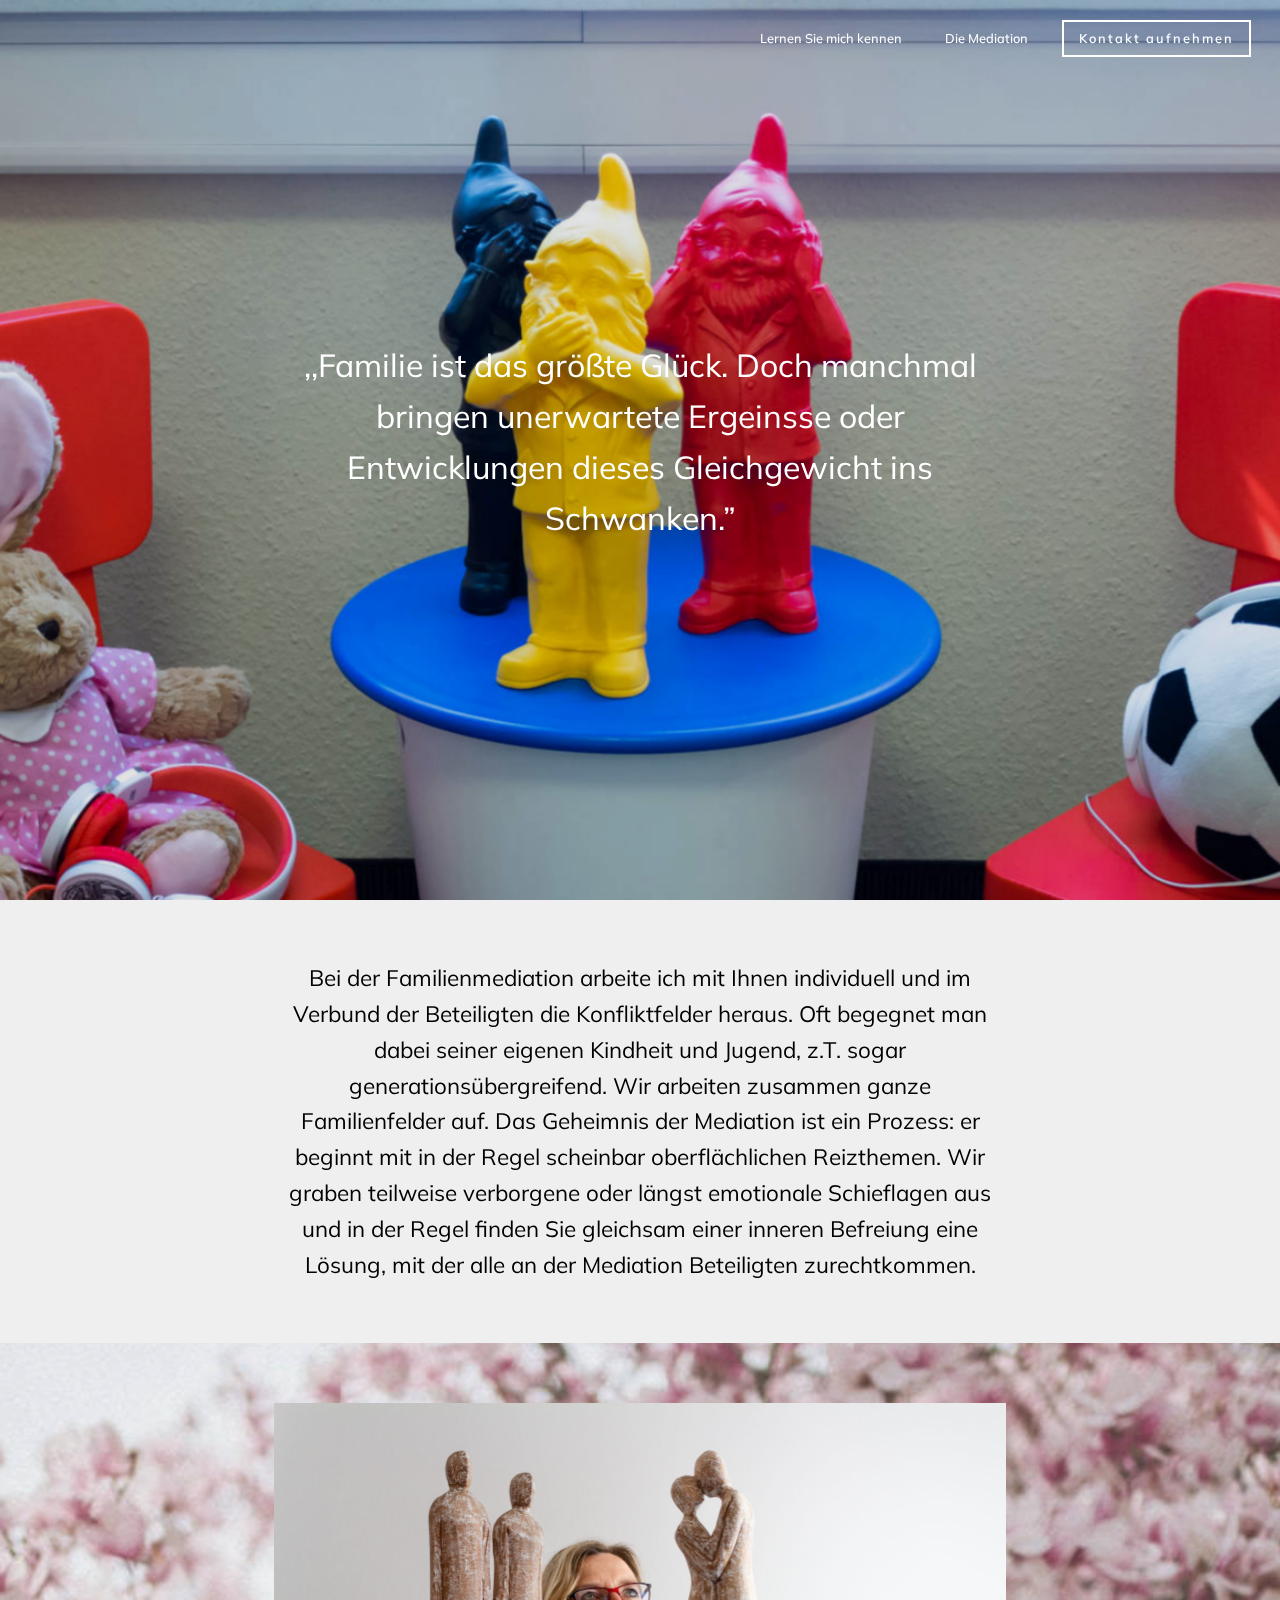
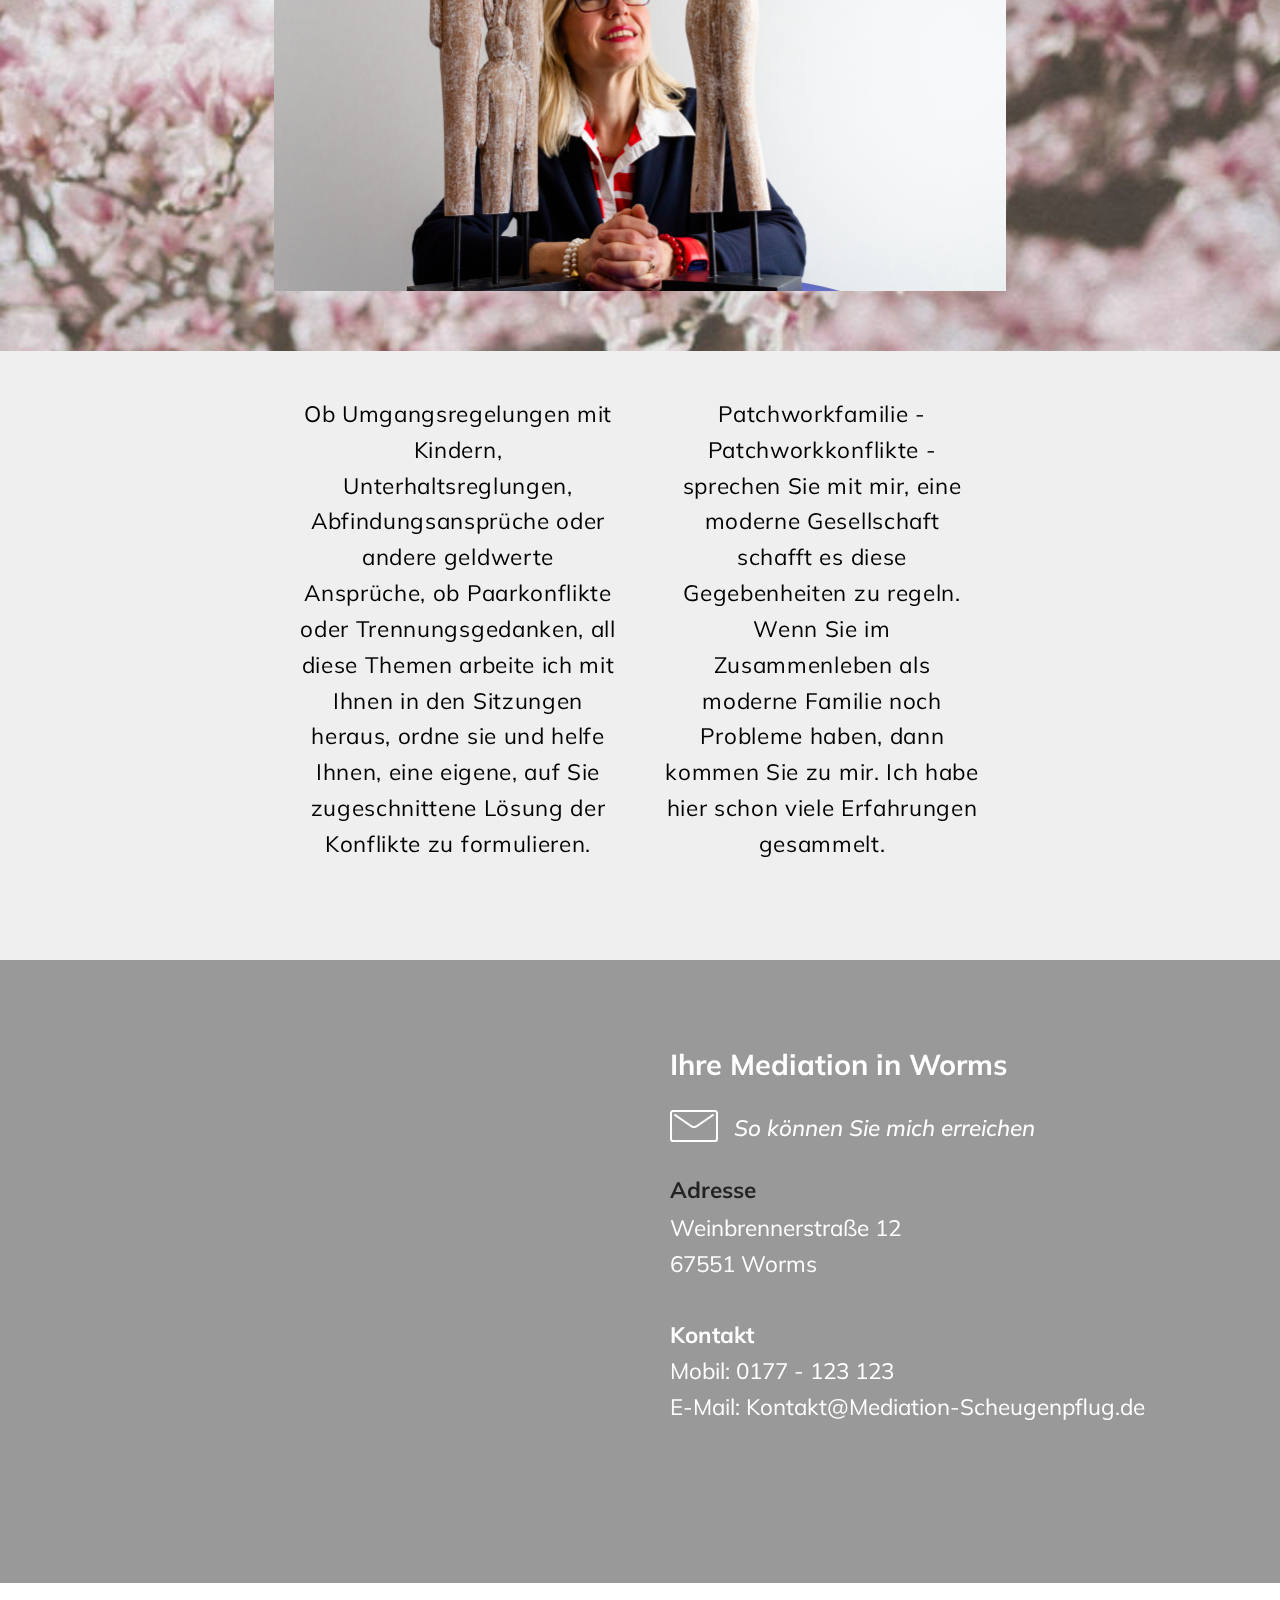
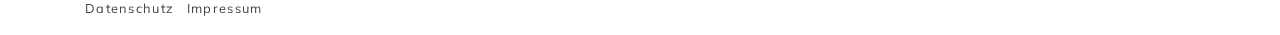
<file: Familienmediation.html>
<!DOCTYPE html>
<html >
<head>
  <!-- Site made with Mobirise Website Builder v4.7.6, https://mobirise.com -->
  <meta charset="UTF-8">
  <meta http-equiv="X-UA-Compatible" content="IE=edge">
  <meta name="generator" content="Mobirise v4.7.6, mobirise.com">
  <meta name="viewport" content="width=device-width, initial-scale=1, minimum-scale=1">
  <link rel="shortcut icon" href="assets/images/logo3.png" type="image/x-icon">
  <meta name="description" content="">
  <title>Familienmediation</title>
  <link rel="stylesheet" href="assets/web/assets/mobirise-icons/mobirise-icons.css">
  <link rel="stylesheet" href="assets/tether/tether.min.css">
  <link rel="stylesheet" href="assets/bootstrap/css/bootstrap.min.css">
  <link rel="stylesheet" href="assets/bootstrap/css/bootstrap-grid.min.css">
  <link rel="stylesheet" href="assets/bootstrap/css/bootstrap-reboot.min.css">
  <link rel="stylesheet" href="assets/dropdown/css/style.css">
  <link rel="stylesheet" href="assets/socicon/css/styles.css">
  <link rel="stylesheet" href="assets/theme/css/style.css">
  <link rel="stylesheet" href="assets/mobirise/css/mbr-additional.css" type="text/css">
  
  
  
</head>
<body>
  <section class="menu cid-rqho1bOMmb" once="menu" id="menu3-x">

    

    <nav class="navbar navbar-dropdown navbar-fixed-top navbar-expand-lg">
        <div class="navbar-brand">
            
            
        </div>
        <button class="navbar-toggler" type="button" data-toggle="collapse" data-target="#navbarSupportedContent" aria-controls="navbarNavAltMarkup" aria-expanded="false" aria-label="Toggle navigation">
            <div class="hamburger">
                <span></span>
                <span></span>
                <span></span>
                <span></span>
            </div>
        </button>
      <div class="collapse navbar-collapse" id="navbarSupportedContent">
            <ul class="navbar-nav nav-dropdown navbar-nav-top-padding" data-app-modern-menu="true"><li class="nav-item"><a class="nav-link link text-white display-4" href="index.html">Lernen Sie mich kennen</a></li>
                <li class="nav-item">
                    <a class="nav-link link text-white display-4" href="index.html#features3-r">Die Mediation</a>
                </li></ul>
            
            <div class="navbar-buttons mbr-section-btn"><a class="btn btn-md btn-white-outline display-4" href="mailto:schneider@digipartners.de">Kontakt aufnehmen</a></div>
      </div>
    </nav>
</section>

<section class="header3 cid-rGhriyXNDC mbr-fullscreen mbr-parallax-background" id="header3-13">

    

    <div class="mbr-overlay" style="opacity: 0.1; background-color: rgb(0, 0, 0);">
    </div>

    <div class="container align-center">
        <div class="row justify-content-md-center">
            <div class="mbr-white col-md-8">
                
                
                
                
                <p class="mbr-text align-center py-2 mbr-fonts-style display-5">,,Familie ist das größte Glück. Doch manchmal bringen unerwartete Ergeinsse oder Entwicklungen dieses Gleichgewicht ins Schwanken.”</p>
               
                
            </div>
        </div>
    </div>
    
    
</section>

<section class="mbr-section article content1 cid-rGiYFpyI8a" id="article6-2d">
    
     

    <div class="container">
        <div class="media-container-row">
            <div class="mbr-text col-12 col-md-8 mbr-fonts-style display-7">Bei der Familienmediation arbeite ich mit Ihnen individuell und im Verbund der Beteiligten die Konfliktfelder heraus. Oft begegnet man dabei seiner eigenen Kindheit und Jugend, z.T. sogar generationsübergreifend. Wir arbeiten zusammen ganze Familienfelder auf. Das Geheimnis der Mediation ist ein Prozess: er beginnt mit in der Regel scheinbar oberflächlichen Reizthemen. Wir graben teilweise verborgene oder längst emotionale Schieflagen aus und in der Regel finden Sie gleichsam einer inneren Befreiung eine Lösung, mit der alle an der Mediation Beteiligten zurechtkommen.</div>
        </div>
    </div>
</section>

<section class="cid-rGiYM2U1Jb" id="image1-2e">

    

    <div class="mbr-overlay" style="opacity: 0.2; background-color: rgb(204, 204, 204);">
    </div>
    <figure class="mbr-figure container">
            <div class="image-block" style="width: 66%;">
                <img src="assets/images/20190611-scheugenpflug-65-1466x977.jpg" width="1400" alt="Mobirise" title="">
            </div>
    </figure>
</section>

<section class="mbr-section article content3 cid-rGhwKLk0IG" id="article2-14">
      
     

    <div class="container">
        <div class="media-container-row">
            <div class="row col-12 col-md-8">
                <div class="col-12 col-md-6 pr-lg-4 mbr-text mbr-fonts-style display-7"><p>Ob Umgangsregelungen mit Kindern, Unterhaltsreglungen, Abfindungsansprüche oder andere geldwerte Ansprüche, ob Paarkonflikte oder Trennungsgedanken, all diese Themen arbeite ich mit Ihnen in den Sitzungen heraus, ordne sie und helfe Ihnen, eine eigene, auf Sie zugeschnittene Lösung der Konflikte zu formulieren.</p><p><br></p></div>
                <div class="col-12 col-md-6 pl-lg-4 mbr-text mbr-fonts-style display-7">Patchworkfamilie - Patchworkkonflikte - sprechen Sie mit mir, eine moderne Gesellschaft schafft es diese Gegebenheiten zu regeln. Wenn Sie im Zusammenleben als moderne Familie noch Probleme haben, dann kommen Sie zu mir. Ich habe hier schon viele Erfahrungen gesammelt.</div>
            </div>
        </div>
    </div>
</section>

<section class="mbr-section form4 cid-rGhyA5Dn5m mbr-parallax-background" id="form4-16">

    

    <div class="mbr-overlay" style="opacity: 0.5; background-color: rgb(68, 68, 68);">
    </div>
    <div class="container">
        <div class="row">
            <div class="col-md-6">
                <div class="google-map"><iframe frameborder="0" style="border:0" src="https://www.google.com/maps/embed/v1/place?key=AIzaSyA0Dx_boXQiwvdz8sJHoYeZNVTdoWONYkU&amp;q=place_id:ChIJURsWJrYulkcRidh7ITtZvwE" allowfullscreen=""></iframe></div>
            </div>
            <div class="col-md-6">
                <h2 class="pb-3 align-left mbr-fonts-style display-2"><strong>
                    Ihre Mediation in Worms</strong></h2>
                <div>
                    <div class="icon-block pb-3">
                        <span class="icon-block__icon">
                            <span class="mbr-iconfont mbri-letter" style="color: rgb(255, 255, 255);"></span>
                        </span>
                        <h4 class="icon-block__title align-left mbr-fonts-style display-7">
                            So können Sie mich erreichen</h4>
                    </div>
                    <div class="icon-contacts pb-3">
                        <h5 class="align-left mbr-fonts-style display-7"><strong>Adresse</strong></h5>
                        <p class="mbr-text align-left mbr-fonts-style display-7">Weinbrennerstraße 12<br>67551 Worms<br><br><font color="#ffffff"><strong>Kontakt</strong></font><br>Mobil: 0177 - 123 123<br>E-Mail: Kontakt@Mediation-Scheugenpflug.de<br><br></p>
                    </div>
                </div>
                
            </div>
        </div>
    </div>
</section>

<section class="cid-rGt6dQcYfd" id="footer1-2j">

    

    

    <div class="container">
        <div class="row">
            <div class="col-md-12 text1 col-lg-6">
                <p class="mbr-text mbr-bold links mbr-fonts-style align-left display-4"><span style="font-weight: normal;"><a href="page5.html">Datenschutz</a> &nbsp; <a href="page5.html">Impressum</a></span></p>
            </div>
            <div class="col-md-12 copyright align-right text2 col-lg-6">
                <p class="mbr-text mbr-bold mbr-fonts-style display-7"></p>
            </div>
            <div class="col-lg-4 col-md-12">
                
            </div>    
        </div>
    </div>
</section>


  <script src="assets/web/assets/jquery/jquery.min.js"></script>
  <script src="assets/popper/popper.min.js"></script>
  <script src="assets/tether/tether.min.js"></script>
  <script src="assets/bootstrap/js/bootstrap.min.js"></script>
  <script src="assets/smoothscroll/smooth-scroll.js"></script>
  <script src="assets/playervimeo/vimeo_player.js"></script>
  <script src="assets/parallax/jarallax.min.js"></script>
  <script src="assets/dropdown/js/script.min.js"></script>
  <script src="assets/touchswipe/jquery.touch-swipe.min.js"></script>
  <script src="assets/theme/js/script.js"></script>
  <script src="assets/formoid/formoid.min.js"></script>
  
  
</body>
</html>
</file>
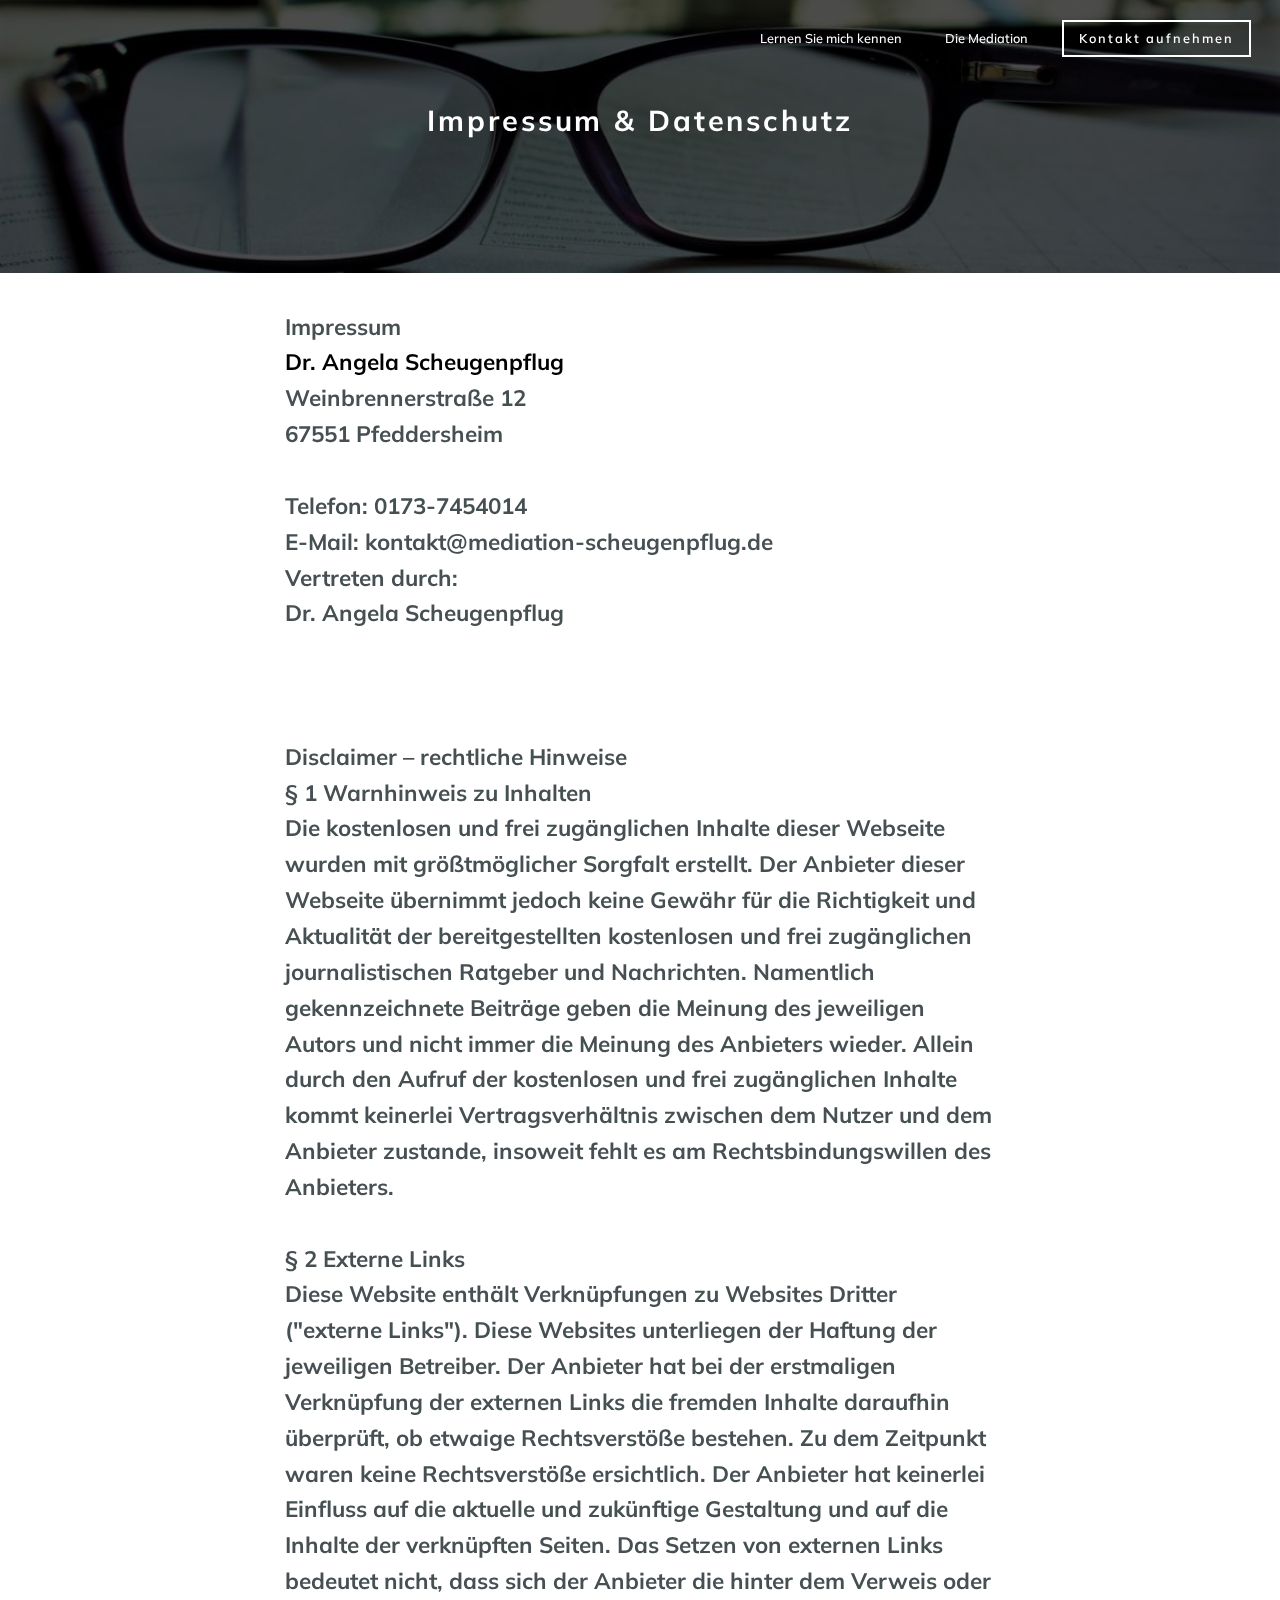
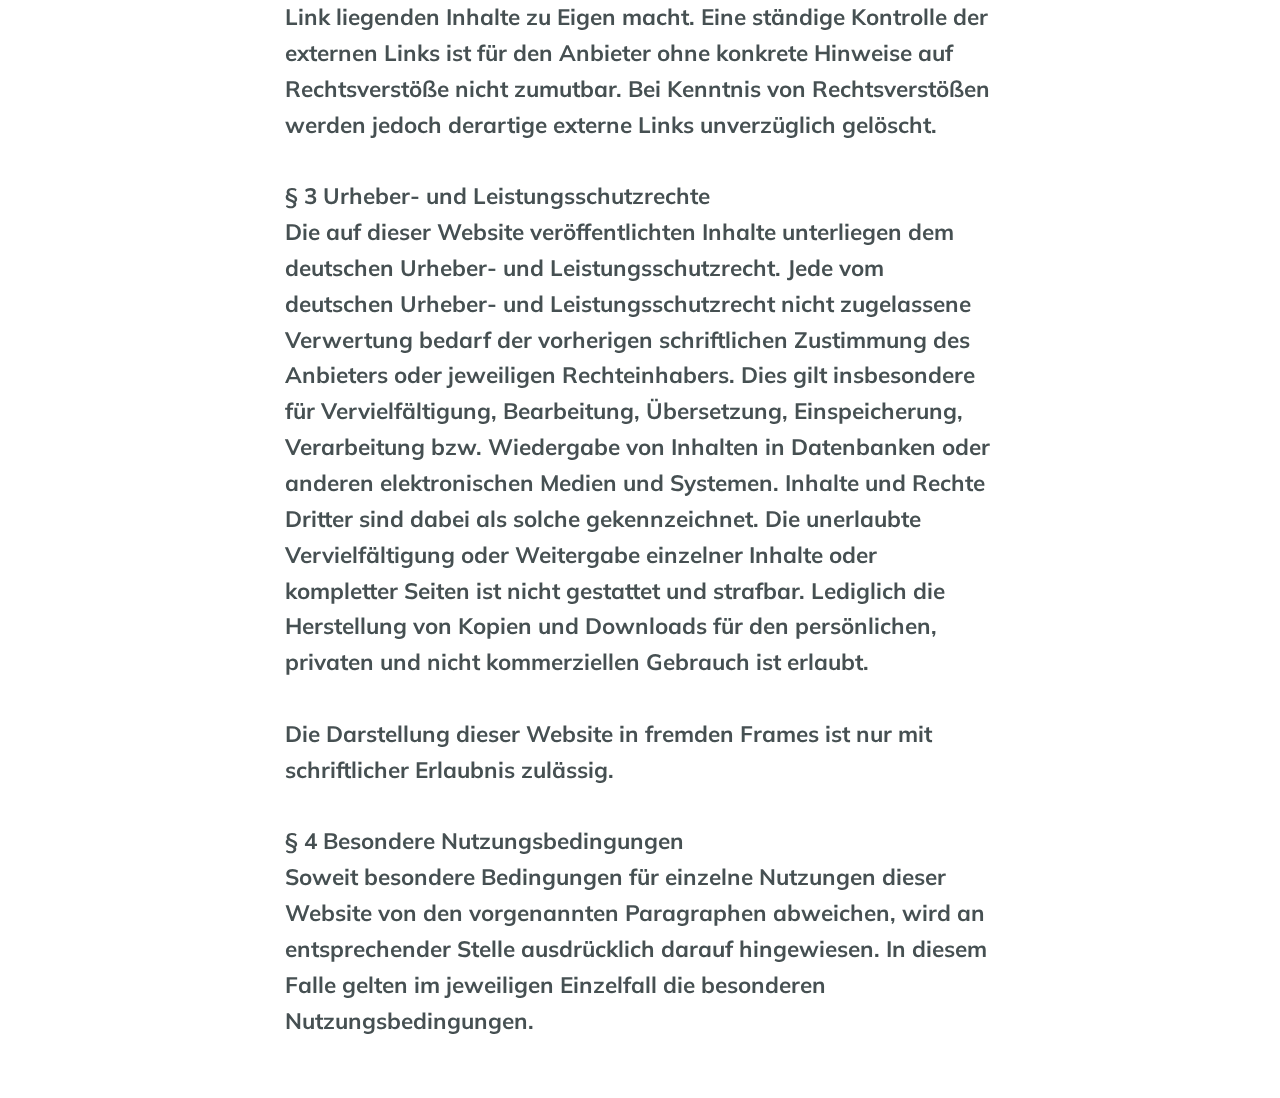
<file: Legal.html>
<!DOCTYPE html>
<html >
<head>
  <!-- Site made with Mobirise Website Builder v4.7.6, https://mobirise.com -->
  <meta charset="UTF-8">
  <meta http-equiv="X-UA-Compatible" content="IE=edge">
  <meta name="generator" content="Mobirise v4.7.6, mobirise.com">
  <meta name="viewport" content="width=device-width, initial-scale=1, minimum-scale=1">
  <link rel="shortcut icon" href="assets/images/logo3.png" type="image/x-icon">
  <meta name="description" content="">
  <title>Impressum & Datenschutz</title>
  <link rel="stylesheet" href="assets/web/assets/mobirise-icons/mobirise-icons.css">
  <link rel="stylesheet" href="assets/tether/tether.min.css">
  <link rel="stylesheet" href="assets/bootstrap/css/bootstrap.min.css">
  <link rel="stylesheet" href="assets/bootstrap/css/bootstrap-grid.min.css">
  <link rel="stylesheet" href="assets/bootstrap/css/bootstrap-reboot.min.css">
  <link rel="stylesheet" href="assets/dropdown/css/style.css">
  <link rel="stylesheet" href="assets/theme/css/style.css">
  <link rel="stylesheet" href="assets/mobirise/css/mbr-additional.css" type="text/css">
  
  
  
</head>
<body>
  <section class="menu cid-rqho1bOMmb" once="menu" id="menu3-26">

    

    <nav class="navbar navbar-dropdown navbar-fixed-top navbar-expand-lg">
        <div class="navbar-brand">
            
            
        </div>
        <button class="navbar-toggler" type="button" data-toggle="collapse" data-target="#navbarSupportedContent" aria-controls="navbarNavAltMarkup" aria-expanded="false" aria-label="Toggle navigation">
            <div class="hamburger">
                <span></span>
                <span></span>
                <span></span>
                <span></span>
            </div>
        </button>
      <div class="collapse navbar-collapse" id="navbarSupportedContent">
            <ul class="navbar-nav nav-dropdown navbar-nav-top-padding" data-app-modern-menu="true"><li class="nav-item"><a class="nav-link link text-white display-4" href="index.html">Lernen Sie mich kennen</a></li>
                <li class="nav-item">
                    <a class="nav-link link text-white display-4" href="index.html#features3-r">Die Mediation</a>
                </li></ul>
            
            <div class="navbar-buttons mbr-section-btn"><a class="btn btn-md btn-white-outline display-4" href="mailto:schneider@digipartners.de">Kontakt aufnehmen</a></div>
      </div>
    </nav>
</section>

<section class="features5 cid-rGt6sGviGO mbr-parallax-background" id="features5-2k">
    
    

    <div class="mbr-overlay" style="opacity: 0.7; background-color: rgb(0, 0, 0);">
    </div>
    <div class="container">
        <div class="media-container-row">
            <div class="col-md-10">
                <h4 class="card-title py-3 mbr-fonts-style mbr-bold display-2">Impressum &amp; Datenschutz</h4>
                
                
                    
            </div>
        </div>
    </div>
</section>

<section class="mbr-section article content1 cid-rGiL3CYcyg" id="article6-27">
    
     

    <div class="container">
        <div class="media-container-row">
            <div class="mbr-text col-12 col-md-8 mbr-fonts-style display-7"><br><div><strong>Impressum</strong></div><div><font color="#000000"><strong>Dr. Angela Scheugenpflug</strong></font></div><div><strong>Weinbrennerstraße 12</strong></div><div><strong>67551 Pfeddersheim</strong></div><div><strong><br></strong></div><div><strong>Telefon: 0173-7454014</strong></div><div><strong>E-Mail: kontakt@mediation-scheugenpflug.de</strong></div><div><strong>Vertreten durch:</strong></div><div><strong>Dr. Angela Scheugenpflug</strong></div><div><strong><br></strong></div><div><strong><br></strong></div><div><strong><br></strong></div><div><strong>Disclaimer – rechtliche Hinweise</strong></div><div><strong>§ 1 Warnhinweis zu Inhalten</strong></div><div><strong>Die kostenlosen und frei zugänglichen Inhalte dieser Webseite wurden mit größtmöglicher Sorgfalt erstellt. Der Anbieter dieser Webseite übernimmt jedoch keine Gewähr für die Richtigkeit und Aktualität der bereitgestellten kostenlosen und frei zugänglichen journalistischen Ratgeber und Nachrichten. Namentlich gekennzeichnete Beiträge geben die Meinung des jeweiligen Autors und nicht immer die Meinung des Anbieters wieder. Allein durch den Aufruf der kostenlosen und frei zugänglichen Inhalte kommt keinerlei Vertragsverhältnis zwischen dem Nutzer und dem Anbieter zustande, insoweit fehlt es am Rechtsbindungswillen des Anbieters.</strong></div><div><strong><br></strong></div><div><strong>§ 2 Externe Links</strong></div><div><strong>Diese Website enthält Verknüpfungen zu Websites Dritter ("externe Links"). Diese Websites unterliegen der Haftung der jeweiligen Betreiber. Der Anbieter hat bei der erstmaligen Verknüpfung der externen Links die fremden Inhalte daraufhin überprüft, ob etwaige Rechtsverstöße bestehen. Zu dem Zeitpunkt waren keine Rechtsverstöße ersichtlich. Der Anbieter hat keinerlei Einfluss auf die aktuelle und zukünftige Gestaltung und auf die Inhalte der verknüpften Seiten. Das Setzen von externen Links bedeutet nicht, dass sich der Anbieter die hinter dem Verweis oder Link liegenden Inhalte zu Eigen macht. Eine ständige Kontrolle der externen Links ist für den Anbieter ohne konkrete Hinweise auf Rechtsverstöße nicht zumutbar. Bei Kenntnis von Rechtsverstößen werden jedoch derartige externe Links unverzüglich gelöscht.</strong></div><div><strong><br></strong></div><div><strong>§ 3 Urheber- und Leistungsschutzrechte</strong></div><div><strong>Die auf dieser Website veröffentlichten Inhalte unterliegen dem deutschen Urheber- und Leistungsschutzrecht. Jede vom deutschen Urheber- und Leistungsschutzrecht nicht zugelassene Verwertung bedarf der vorherigen schriftlichen Zustimmung des Anbieters oder jeweiligen Rechteinhabers. Dies gilt insbesondere für Vervielfältigung, Bearbeitung, Übersetzung, Einspeicherung, Verarbeitung bzw. Wiedergabe von Inhalten in Datenbanken oder anderen elektronischen Medien und Systemen. Inhalte und Rechte Dritter sind dabei als solche gekennzeichnet. Die unerlaubte Vervielfältigung oder Weitergabe einzelner Inhalte oder kompletter Seiten ist nicht gestattet und strafbar. Lediglich die Herstellung von Kopien und Downloads für den persönlichen, privaten und nicht kommerziellen Gebrauch ist erlaubt.</strong></div><div><strong><br></strong></div><div><strong>Die Darstellung dieser Website in fremden Frames ist nur mit schriftlicher Erlaubnis zulässig.</strong></div><div><strong><br></strong></div><div><strong>§ 4 Besondere Nutzungsbedingungen</strong></div><div><strong>Soweit besondere Bedingungen für einzelne Nutzungen dieser Website von den vorgenannten Paragraphen abweichen, wird an entsprechender Stelle ausdrücklich darauf hingewiesen. In diesem Falle gelten im jeweiligen Einzelfall die besonderen Nutzungsbedingungen.</strong></div></div>
        </div>
    </div>
</section>


  <script src="assets/web/assets/jquery/jquery.min.js"></script>
  <script src="assets/popper/popper.min.js"></script>
  <script src="assets/tether/tether.min.js"></script>
  <script src="assets/bootstrap/js/bootstrap.min.js"></script>
  <script src="assets/smoothscroll/smooth-scroll.js"></script>
  <script src="assets/dropdown/js/script.min.js"></script>
  <script src="assets/touchswipe/jquery.touch-swipe.min.js"></script>
  <script src="assets/parallax/jarallax.min.js"></script>
  <script src="assets/theme/js/script.js"></script>
  
  
</body>
</html>
</file>
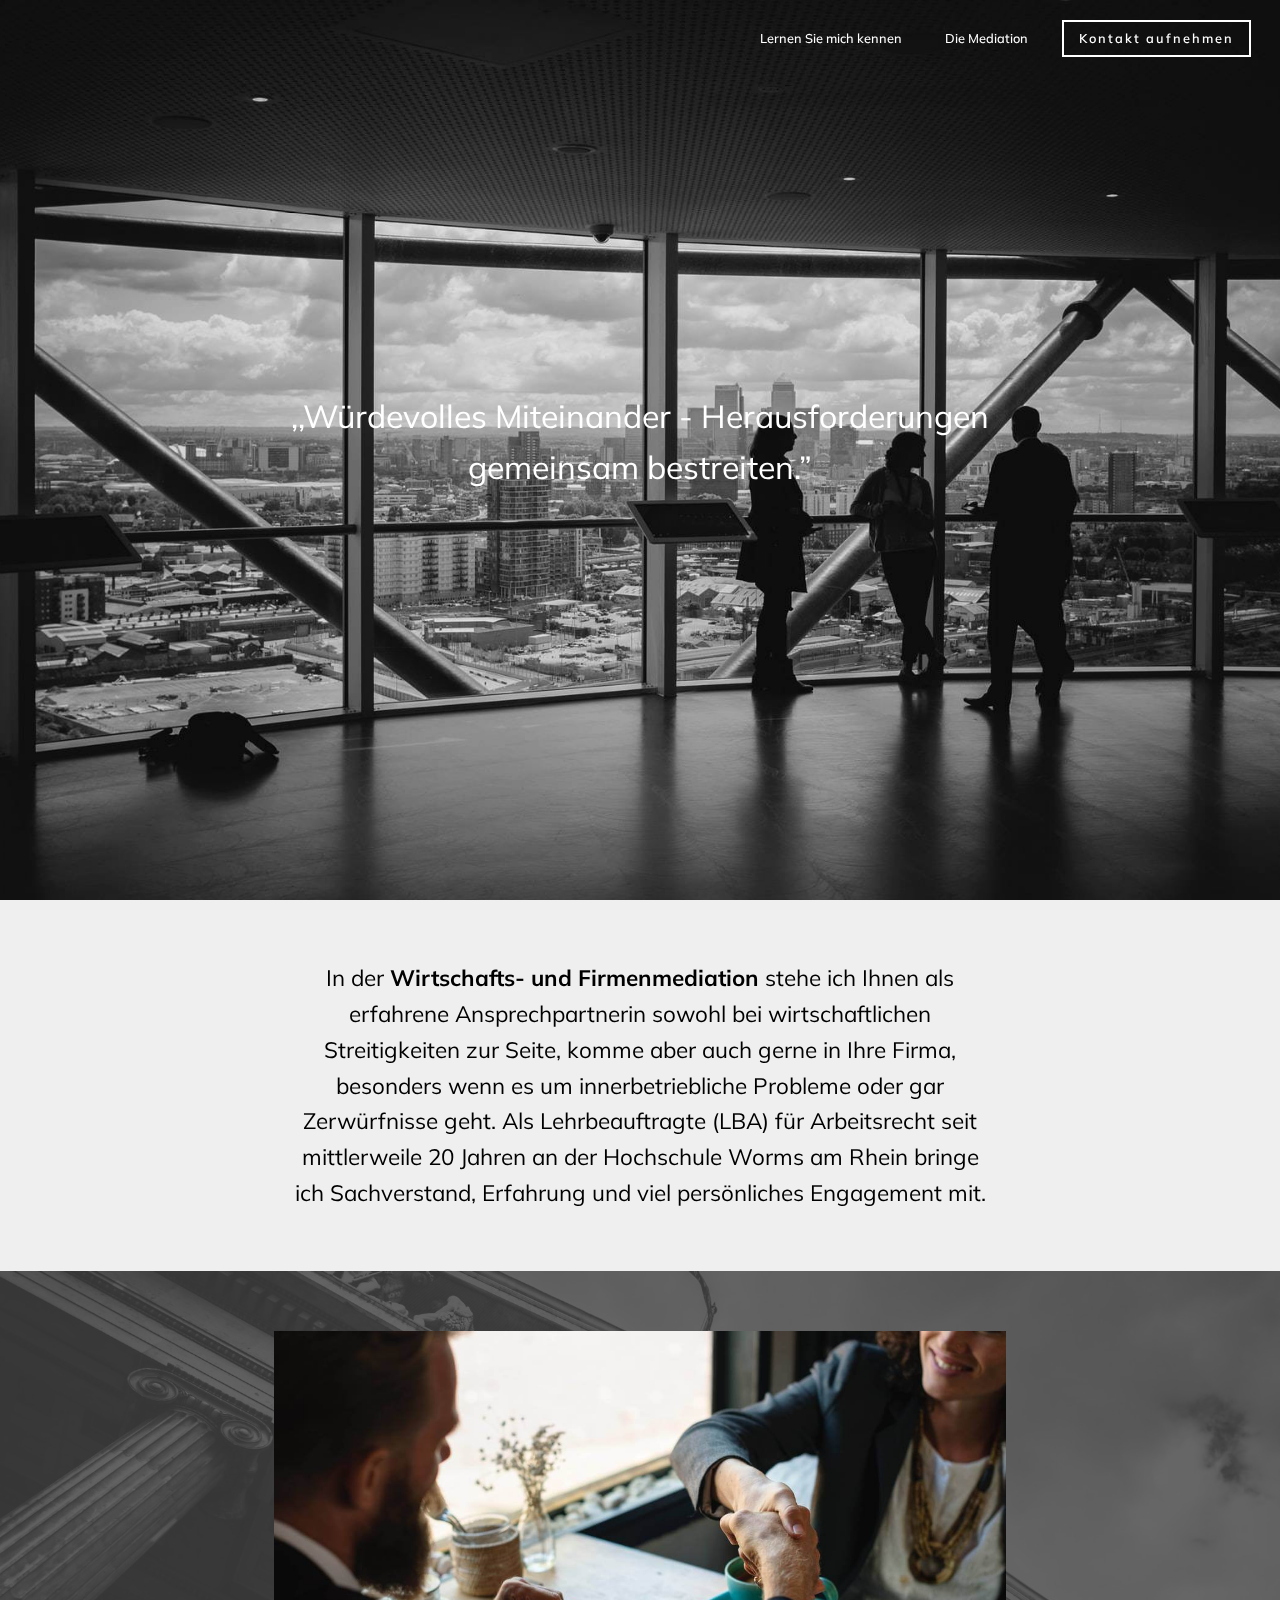
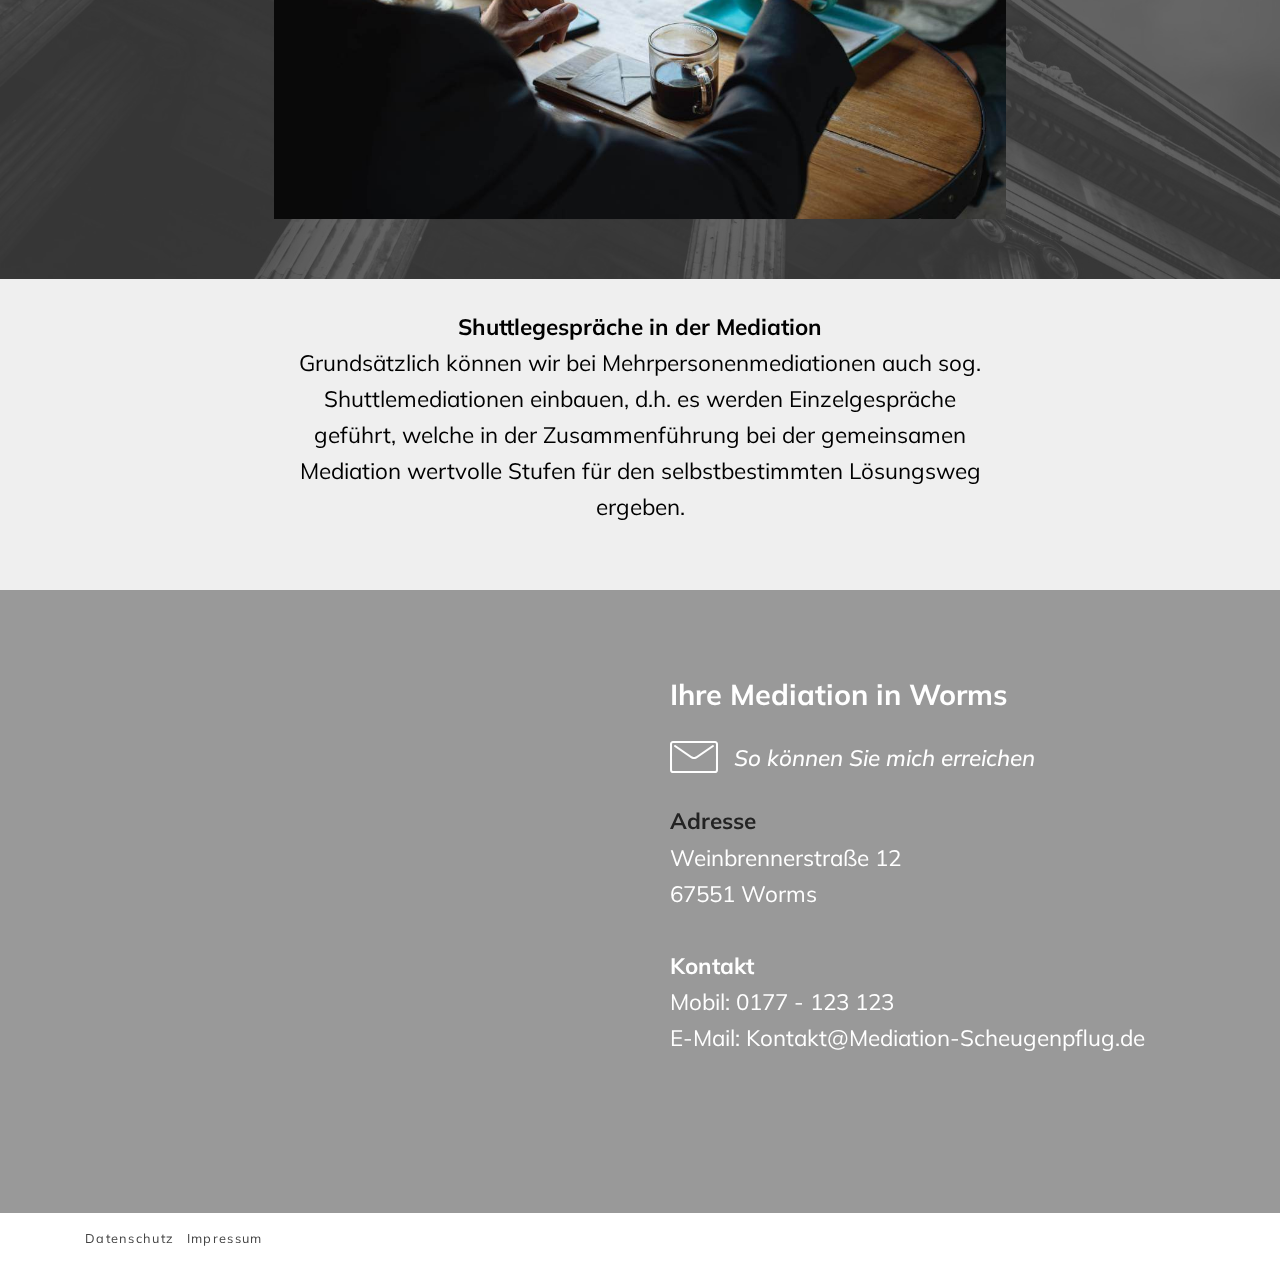
<file: Unternehmensmediation.html>
<!DOCTYPE html>
<html >
<head>
  <!-- Site made with Mobirise Website Builder v4.7.6, https://mobirise.com -->
  <meta charset="UTF-8">
  <meta http-equiv="X-UA-Compatible" content="IE=edge">
  <meta name="generator" content="Mobirise v4.7.6, mobirise.com">
  <meta name="viewport" content="width=device-width, initial-scale=1, minimum-scale=1">
  <link rel="shortcut icon" href="assets/images/logo3.png" type="image/x-icon">
  <meta name="description" content="">
  <title>Unternehmensmediation</title>
  <link rel="stylesheet" href="assets/web/assets/mobirise-icons/mobirise-icons.css">
  <link rel="stylesheet" href="assets/tether/tether.min.css">
  <link rel="stylesheet" href="assets/bootstrap/css/bootstrap.min.css">
  <link rel="stylesheet" href="assets/bootstrap/css/bootstrap-grid.min.css">
  <link rel="stylesheet" href="assets/bootstrap/css/bootstrap-reboot.min.css">
  <link rel="stylesheet" href="assets/dropdown/css/style.css">
  <link rel="stylesheet" href="assets/socicon/css/styles.css">
  <link rel="stylesheet" href="assets/theme/css/style.css">
  <link rel="stylesheet" href="assets/mobirise/css/mbr-additional.css" type="text/css">
  
  
  
</head>
<body>
  <section class="menu cid-rqho1bOMmb" once="menu" id="menu3-17">

    

    <nav class="navbar navbar-dropdown navbar-fixed-top navbar-expand-lg">
        <div class="navbar-brand">
            
            
        </div>
        <button class="navbar-toggler" type="button" data-toggle="collapse" data-target="#navbarSupportedContent" aria-controls="navbarNavAltMarkup" aria-expanded="false" aria-label="Toggle navigation">
            <div class="hamburger">
                <span></span>
                <span></span>
                <span></span>
                <span></span>
            </div>
        </button>
      <div class="collapse navbar-collapse" id="navbarSupportedContent">
            <ul class="navbar-nav nav-dropdown navbar-nav-top-padding" data-app-modern-menu="true"><li class="nav-item"><a class="nav-link link text-white display-4" href="index.html">Lernen Sie mich kennen</a></li>
                <li class="nav-item">
                    <a class="nav-link link text-white display-4" href="index.html#features3-r">Die Mediation</a>
                </li></ul>
            
            <div class="navbar-buttons mbr-section-btn"><a class="btn btn-md btn-white-outline display-4" href="mailto:schneider@digipartners.de">Kontakt aufnehmen</a></div>
      </div>
    </nav>
</section>

<section class="header3 cid-rGhySa2xNM mbr-fullscreen mbr-parallax-background" id="header3-18">

    

    <div class="mbr-overlay" style="opacity: 0.1; background-color: rgb(0, 0, 0);">
    </div>

    <div class="container align-center">
        <div class="row justify-content-md-center">
            <div class="mbr-white col-md-8">
                
                
                
                
                <p class="mbr-text align-center py-2 mbr-fonts-style display-5">,,Würdevolles Miteinander - Herausforderungen gemeinsam bestreiten.”</p>
               
                
            </div>
        </div>
    </div>
    
    
</section>

<section class="mbr-section article content1 cid-rGiO12TE2l" id="article6-28">
    
     

    <div class="container">
        <div class="media-container-row">
            <div class="mbr-text col-12 col-md-8 mbr-fonts-style display-7"><font color="#000000">In der <strong>Wirtschafts- und Firmenmediation</strong> stehe ich Ihnen als erfahrene Ansprechpartnerin sowohl bei wirtschaftlichen Streitigkeiten zur Seite, komme aber auch gerne in Ihre Firma, besonders wenn es um innerbetriebliche Probleme oder gar Zerwürfnisse geht. Als Lehrbeauftragte (LBA) für Arbeitsrecht seit mittlerweile 20 Jahren an der Hochschule Worms am Rhein bringe ich Sachverstand, Erfahrung und viel persönliches Engagement mit.</font></div>
        </div>
    </div>
</section>

<section class="cid-rGiOuKgtC8" id="image1-29">

    

    <div class="mbr-overlay" style="opacity: 0.8; background-color: rgb(68, 68, 68);">
    </div>
    <figure class="mbr-figure container">
            <div class="image-block" style="width: 66%;">
                <img src="assets/images/01.jpg" width="1400" alt="Mobirise" title="">
            </div>
    </figure>
</section>

<section class="mbr-section article content1 cid-rGhAuR8AuP" id="article6-1c">
    
     

    <div class="container">
        <div class="media-container-row">
            <div class="mbr-text col-12 col-md-8 mbr-fonts-style display-7"><font color="#000000"><strong>Shuttlegespräche in der Mediation
</strong></font><div><font color="#000000">Grundsätzlich können wir bei Mehrpersonenmediationen auch sog. Shuttlemediationen einbauen, d.h. es werden Einzelgespräche geführt, welche in der Zusammenführung bei der gemeinsamen Mediation wertvolle Stufen für den selbstbestimmten Lösungsweg ergeben.
</font></div><div><font color="#000000"><strong><br></strong></font></div></div>
        </div>
    </div>
</section>

<section class="mbr-section form4 cid-rGhyXJbfdY mbr-parallax-background" id="form4-1b">

    

    <div class="mbr-overlay" style="opacity: 0.5; background-color: rgb(68, 68, 68);">
    </div>
    <div class="container">
        <div class="row">
            <div class="col-md-6">
                <div class="google-map"><iframe frameborder="0" style="border:0" src="https://www.google.com/maps/embed/v1/place?key=AIzaSyA0Dx_boXQiwvdz8sJHoYeZNVTdoWONYkU&amp;q=place_id:ChIJURsWJrYulkcRidh7ITtZvwE" allowfullscreen=""></iframe></div>
            </div>
            <div class="col-md-6">
                <h2 class="pb-3 align-left mbr-fonts-style display-2"><strong>
                    Ihre Mediation in Worms</strong></h2>
                <div>
                    <div class="icon-block pb-3">
                        <span class="icon-block__icon">
                            <span class="mbr-iconfont mbri-letter" style="color: rgb(255, 255, 255);"></span>
                        </span>
                        <h4 class="icon-block__title align-left mbr-fonts-style display-7">
                            So können Sie mich erreichen</h4>
                    </div>
                    <div class="icon-contacts pb-3">
                        <h5 class="align-left mbr-fonts-style display-7"><strong>Adresse</strong></h5>
                        <p class="mbr-text align-left mbr-fonts-style display-7">Weinbrennerstraße 12<br>67551 Worms<br><br><font color="#ffffff"><strong>Kontakt</strong></font><br>Mobil: 0177 - 123 123<br>E-Mail: Kontakt@Mediation-Scheugenpflug.de<br><br></p>
                    </div>
                </div>
                
            </div>
        </div>
    </div>
</section>

<section class="cid-rGt64OVHc7" id="footer1-2h">

    

    

    <div class="container">
        <div class="row">
            <div class="col-md-12 text1 col-lg-6">
                <p class="mbr-text mbr-bold links mbr-fonts-style align-left display-4"><span style="font-weight: normal;"><a href="page5.html">Datenschutz</a> &nbsp; <a href="page5.html">Impressum</a></span></p>
            </div>
            <div class="col-md-12 copyright align-right text2 col-lg-6">
                <p class="mbr-text mbr-bold mbr-fonts-style display-7"></p>
            </div>
            <div class="col-lg-4 col-md-12">
                
            </div>    
        </div>
    </div>
</section>


  <script src="assets/web/assets/jquery/jquery.min.js"></script>
  <script src="assets/popper/popper.min.js"></script>
  <script src="assets/tether/tether.min.js"></script>
  <script src="assets/bootstrap/js/bootstrap.min.js"></script>
  <script src="assets/smoothscroll/smooth-scroll.js"></script>
  <script src="assets/dropdown/js/script.min.js"></script>
  <script src="assets/touchswipe/jquery.touch-swipe.min.js"></script>
  <script src="assets/playervimeo/vimeo_player.js"></script>
  <script src="assets/parallax/jarallax.min.js"></script>
  <script src="assets/theme/js/script.js"></script>
  <script src="assets/formoid/formoid.min.js"></script>
  
  
</body>
</html>
</file>
<file: assets/web/assets/mobirise-icons/mobirise-icons.css>
@font-face {
  font-family: 'MobiriseIcons';
  src:  url('mobirise-icons.eot?spat4u');
  src:  url('mobirise-icons.eot?spat4u#iefix') format('embedded-opentype'),
    url('mobirise-icons.ttf?spat4u') format('truetype'),
    url('mobirise-icons.woff?spat4u') format('woff'),
    url('mobirise-icons.svg?spat4u#MobiriseIcons') format('svg');
  font-weight: normal;
  font-style: normal;
}

[class^="mbri-"], [class*=" mbri-"] {
  /* use !important to prevent issues with browser extensions that change fonts */
  font-family: MobiriseIcons !important;
  speak: none;
  font-style: normal;
  font-weight: normal;
  font-variant: normal;
  text-transform: none;
  line-height: 1;

  /* Better Font Rendering =========== */
  -webkit-font-smoothing: antialiased;
  -moz-osx-font-smoothing: grayscale;
}

.mbri-add-submenu:before {
  content: "\e900";
}
.mbri-alert:before {
  content: "\e901";
}
.mbri-align-center:before {
  content: "\e902";
}
.mbri-align-justify:before {
  content: "\e903";
}
.mbri-align-left:before {
  content: "\e904";
}
.mbri-align-right:before {
  content: "\e905";
}
.mbri-android:before {
  content: "\e906";
}
.mbri-apple:before {
  content: "\e907";
}
.mbri-arrow-down:before {
  content: "\e908";
}
.mbri-arrow-next:before {
  content: "\e909";
}
.mbri-arrow-prev:before {
  content: "\e90a";
}
.mbri-arrow-up:before {
  content: "\e90b";
}
.mbri-bold:before {
  content: "\e90c";
}
.mbri-bookmark:before {
  content: "\e90d";
}
.mbri-bootstrap:before {
  content: "\e90e";
}
.mbri-briefcase:before {
  content: "\e90f";
}
.mbri-browse:before {
  content: "\e910";
}
.mbri-bulleted-list:before {
  content: "\e911";
}
.mbri-calendar:before {
  content: "\e912";
}
.mbri-camera:before {
  content: "\e913";
}
.mbri-cart-add:before {
  content: "\e914";
}
.mbri-cart-full:before {
  content: "\e915";
}
.mbri-cash:before {
  content: "\e916";
}
.mbri-change-style:before {
  content: "\e917";
}
.mbri-chat:before {
  content: "\e918";
}
.mbri-clock:before {
  content: "\e919";
}
.mbri-close:before {
  content: "\e91a";
}
.mbri-cloud:before {
  content: "\e91b";
}
.mbri-code:before {
  content: "\e91c";
}
.mbri-contact-form:before {
  content: "\e91d";
}
.mbri-credit-card:before {
  content: "\e91e";
}
.mbri-cursor-click:before {
  content: "\e91f";
}
.mbri-cust-feedback:before {
  content: "\e920";
}
.mbri-database:before {
  content: "\e921";
}
.mbri-delivery:before {
  content: "\e922";
}
.mbri-desktop:before {
  content: "\e923";
}
.mbri-devices:before {
  content: "\e924";
}
.mbri-down:before {
  content: "\e925";
}
.mbri-download:before {
  content: "\e989";
}
.mbri-drag-n-drop:before {
  content: "\e927";
}
.mbri-drag-n-drop2:before {
  content: "\e928";
}
.mbri-edit:before {
  content: "\e929";
}
.mbri-edit2:before {
  content: "\e92a";
}
.mbri-error:before {
  content: "\e92b";
}
.mbri-extension:before {
  content: "\e92c";
}
.mbri-features:before {
  content: "\e92d";
}
.mbri-file:before {
  content: "\e92e";
}
.mbri-flag:before {
  content: "\e92f";
}
.mbri-folder:before {
  content: "\e930";
}
.mbri-gift:before {
  content: "\e931";
}
.mbri-github:before {
  content: "\e932";
}
.mbri-globe:before {
  content: "\e933";
}
.mbri-globe-2:before {
  content: "\e934";
}
.mbri-growing-chart:before {
  content: "\e935";
}
.mbri-hearth:before {
  content: "\e936";
}
.mbri-help:before {
  content: "\e937";
}
.mbri-home:before {
  content: "\e938";
}
.mbri-hot-cup:before {
  content: "\e939";
}
.mbri-idea:before {
  content: "\e93a";
}
.mbri-image-gallery:before {
  content: "\e93b";
}
.mbri-image-slider:before {
  content: "\e93c";
}
.mbri-info:before {
  content: "\e93d";
}
.mbri-italic:before {
  content: "\e93e";
}
.mbri-key:before {
  content: "\e93f";
}
.mbri-laptop:before {
  content: "\e940";
}
.mbri-layers:before {
  content: "\e941";
}
.mbri-left-right:before {
  content: "\e942";
}
.mbri-left:before {
  content: "\e943";
}
.mbri-letter:before {
  content: "\e944";
}
.mbri-like:before {
  content: "\e945";
}
.mbri-link:before {
  content: "\e946";
}
.mbri-lock:before {
  content: "\e947";
}
.mbri-login:before {
  content: "\e948";
}
.mbri-logout:before {
  content: "\e949";
}
.mbri-magic-stick:before {
  content: "\e94a";
}
.mbri-map-pin:before {
  content: "\e94b";
}
.mbri-menu:before {
  content: "\e94c";
}
.mbri-mobile:before {
  content: "\e94d";
}
.mbri-mobile2:before {
  content: "\e94e";
}
.mbri-mobirise:before {
  content: "\e94f";
}
.mbri-more-horizontal:before {
  content: "\e950";
}
.mbri-more-vertical:before {
  content: "\e951";
}
.mbri-music:before {
  content: "\e952";
}
.mbri-new-file:before {
  content: "\e953";
}
.mbri-numbered-list:before {
  content: "\e954";
}
.mbri-opened-folder:before {
  content: "\e955";
}
.mbri-pages:before {
  content: "\e956";
}
.mbri-paper-plane:before {
  content: "\e957";
}
.mbri-paperclip:before {
  content: "\e958";
}
.mbri-photo:before {
  content: "\e959";
}
.mbri-photos:before {
  content: "\e95a";
}
.mbri-pin:before {
  content: "\e95b";
}
.mbri-play:before {
  content: "\e95c";
}
.mbri-plus:before {
  content: "\e95d";
}
.mbri-preview:before {
  content: "\e95e";
}
.mbri-print:before {
  content: "\e95f";
}
.mbri-protect:before {
  content: "\e960";
}
.mbri-question:before {
  content: "\e961";
}
.mbri-quote-left:before {
  content: "\e962";
}
.mbri-quote-right:before {
  content: "\e963";
}
.mbri-refresh:before {
  content: "\e964";
}
.mbri-responsive:before {
  content: "\e965";
}
.mbri-right:before {
  content: "\e966";
}
.mbri-rocket:before {
  content: "\e967";
}
.mbri-sad-face:before {
  content: "\e968";
}
.mbri-sale:before {
  content: "\e969";
}
.mbri-save:before {
  content: "\e96a";
}
.mbri-search:before {
  content: "\e96b";
}
.mbri-setting:before {
  content: "\e96c";
}
.mbri-setting2:before {
  content: "\e96d";
}
.mbri-setting3:before {
  content: "\e96e";
}
.mbri-share:before {
  content: "\e96f";
}
.mbri-shopping-bag:before {
  content: "\e970";
}
.mbri-shopping-basket:before {
  content: "\e971";
}
.mbri-shopping-cart:before {
  content: "\e972";
}
.mbri-sites:before {
  content: "\e973";
}
.mbri-smile-face:before {
  content: "\e974";
}
.mbri-speed:before {
  content: "\e975";
}
.mbri-star:before {
  content: "\e976";
}
.mbri-success:before {
  content: "\e977";
}
.mbri-sun:before {
  content: "\e978";
}
.mbri-sun2:before {
  content: "\e979";
}
.mbri-tablet:before {
  content: "\e97a";
}
.mbri-tablet-vertical:before {
  content: "\e97b";
}
.mbri-target:before {
  content: "\e97c";
}
.mbri-timer:before {
  content: "\e97d";
}
.mbri-to-ftp:before {
  content: "\e97e";
}
.mbri-to-local-drive:before {
  content: "\e97f";
}
.mbri-touch-swipe:before {
  content: "\e980";
}
.mbri-touch:before {
  content: "\e981";
}
.mbri-trash:before {
  content: "\e982";
}
.mbri-underline:before {
  content: "\e983";
}
.mbri-unlink:before {
  content: "\e984";
}
.mbri-unlock:before {
  content: "\e985";
}
.mbri-up-down:before {
  content: "\e986";
}
.mbri-up:before {
  content: "\e987";
}
.mbri-update:before {
  content: "\e988";
}
.mbri-upload:before {
 content: "\e926"; 
}
.mbri-user:before {
  content: "\e98a";
}
.mbri-user2:before {
  content: "\e98b";
}
.mbri-users:before {
  content: "\e98c";
}
.mbri-video:before {
  content: "\e98d";
}
.mbri-video-play:before {
  content: "\e98e";
}
.mbri-watch:before {
  content: "\e98f";
}
.mbri-website-theme:before {
  content: "\e990";
}
.mbri-wifi:before {
  content: "\e991";
}
.mbri-windows:before {
  content: "\e992";
}
.mbri-zoom-out:before {
  content: "\e993";
}
.mbri-redo:before {
  content: "\e994";
}
.mbri-undo:before {
  content: "\e995";
}
</file>
<file: assets/dropdown/css/style.css>
.navbar-dropdown {
  left: 0;
  padding: 0;
  position: absolute;
  right: 0;
  top: 0;
  transition: all 0.45s ease;
  z-index: 1030;
  background: #282828; }
  .navbar-dropdown .navbar-logo {
    margin-right: 0.8rem;
    transition: margin 0.3s ease-in-out;
    vertical-align: middle; }
    .navbar-dropdown .navbar-logo img {
      height: 3.125rem;
      transition: all 0.3s ease-in-out; }
    .navbar-dropdown .navbar-logo.mbr-iconfont {
      font-size: 3.125rem;
      line-height: 3.125rem; }
  .navbar-dropdown .navbar-caption {
    font-weight: 700;
    white-space: normal;
    vertical-align: -4px;
    line-height: 3.125rem !important; }
    .navbar-dropdown .navbar-caption, .navbar-dropdown .navbar-caption:hover {
      color: inherit;
      text-decoration: none; }
  .navbar-dropdown .mbr-iconfont + .navbar-caption {
    vertical-align: -1px; }
  .navbar-dropdown.navbar-fixed-top {
    position: fixed; }
  .navbar-dropdown .navbar-brand span {
    vertical-align: -4px; }
  .navbar-dropdown.bg-color.transparent {
    background: none; }
  .navbar-dropdown.navbar-short .navbar-brand {
    padding: 0.625rem 0; }
    .navbar-dropdown.navbar-short .navbar-brand span {
      vertical-align: -1px; }
  .navbar-dropdown.navbar-short .navbar-caption {
    line-height: 2.375rem !important;
    vertical-align: -2px; }
  .navbar-dropdown.navbar-short .navbar-logo {
    margin-right: 0.5rem; }
    .navbar-dropdown.navbar-short .navbar-logo img {
      height: 2.375rem; }
    .navbar-dropdown.navbar-short .navbar-logo.mbr-iconfont {
      font-size: 2.375rem;
      line-height: 2.375rem; }
  .navbar-dropdown.navbar-short .mbr-table-cell {
    height: 3.625rem; }
  .navbar-dropdown .navbar-close {
    left: 0.6875rem;
    position: fixed;
    top: 0.75rem;
    z-index: 1000; }
  .navbar-dropdown .hamburger-icon {
    content: "";
    display: inline-block;
    vertical-align: middle;
    width: 16px;
    -webkit-box-shadow: 0 -6px 0 1px #282828,0 0 0 1px #282828,0 6px 0 1px #282828;
    -moz-box-shadow: 0 -6px 0 1px #282828,0 0 0 1px #282828,0 6px 0 1px #282828;
    box-shadow: 0 -6px 0 1px #282828,0 0 0 1px #282828,0 6px 0 1px #282828; }

.dropdown-menu .dropdown-toggle[data-toggle="dropdown-submenu"]::after {
  border-bottom: 0.35em solid transparent;
  border-left: 0.35em solid;
  border-right: 0;
  border-top: 0.35em solid transparent;
  margin-left: 0.3rem; }

.dropdown-menu .dropdown-item:focus {
  outline: 0; }

.nav-dropdown {
  font-size: 0.75rem;
  font-weight: 500;
  height: auto !important; }
  .nav-dropdown .nav-btn {
    padding-left: 1rem; }
  .nav-dropdown .link {
    margin: .667em 1.667em;
    font-weight: 500;
    padding: 0;
    transition: color .2s ease-in-out; }
    .nav-dropdown .link.dropdown-toggle {
      margin-right: 2.583em; }
      .nav-dropdown .link.dropdown-toggle::after {
        margin-left: .25rem;
        border-top: 0.35em solid;
        border-right: 0.35em solid transparent;
        border-left: 0.35em solid transparent;
        border-bottom: 0; }
      .nav-dropdown .link.dropdown-toggle[aria-expanded="true"] {
        margin: 0;
        padding: 0.667em 3.263em  0.667em 1.667em; }
  .nav-dropdown .link::after,
  .nav-dropdown .dropdown-item::after {
    color: inherit; }
  .nav-dropdown .btn {
    font-size: 0.75rem;
    font-weight: 700;
    letter-spacing: 0;
    margin-bottom: 0;
    padding-left: 1.25rem;
    padding-right: 1.25rem; }
  .nav-dropdown .dropdown-menu {
    border-radius: 0;
    border: 0;
    left: 0;
    margin: 0;
    padding-bottom: 1.25rem;
    padding-top: 1.25rem;
    position: relative; }
  .nav-dropdown .dropdown-submenu {
    margin-left: 0.125rem;
    top: 0; }
  .nav-dropdown .dropdown-item {
    font-weight: 500;
    line-height: 2;
    padding: 0.3846em 4.615em 0.3846em 1.5385em;
    position: relative;
    transition: color .2s ease-in-out, background-color .2s ease-in-out; }
    .nav-dropdown .dropdown-item::after {
      margin-top: -0.3077em;
      position: absolute;
      right: 1.1538em;
      top: 50%; }
    .nav-dropdown .dropdown-item:focus, .nav-dropdown .dropdown-item:hover {
      background: none; }

@media (max-width: 767px) {
  .nav-dropdown.navbar-toggleable-sm {
    bottom: 0;
    display: none;
    left: 0;
    overflow-x: hidden;
    position: fixed;
    top: 0;
    transform: translateX(-100%);
    -ms-transform: translateX(-100%);
    -webkit-transform: translateX(-100%);
    width: 18.75rem;
    z-index: 999; } }
.nav-dropdown.navbar-toggleable-xl {
  bottom: 0;
  display: none;
  left: 0;
  overflow-x: hidden;
  position: fixed;
  top: 0;
  transform: translateX(-100%);
  -ms-transform: translateX(-100%);
  -webkit-transform: translateX(-100%);
  width: 18.75rem;
  z-index: 999; }

.nav-dropdown-sm {
  display: block !important;
  overflow-x: hidden;
  overflow: auto;
  padding-top: 3.875rem; }
  .nav-dropdown-sm::after {
    content: "";
    display: block;
    height: 3rem;
    width: 100%; }
  .nav-dropdown-sm.collapse.in ~ .navbar-close {
    display: block !important; }
  .nav-dropdown-sm.collapsing, .nav-dropdown-sm.collapse.in {
    transform: translateX(0);
    -ms-transform: translateX(0);
    -webkit-transform: translateX(0);
    transition: all 0.25s ease-out;
    -webkit-transition: all 0.25s ease-out;
    background: #282828; }
  .nav-dropdown-sm.collapsing[aria-expanded="false"] {
    transform: translateX(-100%);
    -ms-transform: translateX(-100%);
    -webkit-transform: translateX(-100%); }
  .nav-dropdown-sm .nav-item {
    display: block;
    margin-left: 0 !important;
    padding-left: 0; }
  .nav-dropdown-sm .link,
  .nav-dropdown-sm .dropdown-item {
    border-top: 1px dotted rgba(255, 255, 255, 0.1);
    font-size: 0.8125rem;
    line-height: 1.6;
    margin: 0 !important;
    padding: 0.875rem 2.4rem 0.875rem 1.5625rem !important;
    position: relative;
    white-space: normal; }
    .nav-dropdown-sm .link:focus, .nav-dropdown-sm .link:hover,
    .nav-dropdown-sm .dropdown-item:focus,
    .nav-dropdown-sm .dropdown-item:hover {
      background: rgba(0, 0, 0, 0.2) !important;
      color: #c0a375; }
  .nav-dropdown-sm .nav-btn {
    position: relative;
    padding: 1.5625rem 1.5625rem 0 1.5625rem; }
    .nav-dropdown-sm .nav-btn::before {
      border-top: 1px dotted rgba(255, 255, 255, 0.1);
      content: "";
      left: 0;
      position: absolute;
      top: 0;
      width: 100%; }
    .nav-dropdown-sm .nav-btn + .nav-btn {
      padding-top: 0.625rem; }
      .nav-dropdown-sm .nav-btn + .nav-btn::before {
        display: none; }
  .nav-dropdown-sm .btn {
    padding: 0.625rem 0; }
  .nav-dropdown-sm .dropdown-toggle[data-toggle="dropdown-submenu"]::after {
    margin-left: .25rem;
    border-top: 0.35em solid;
    border-right: 0.35em solid transparent;
    border-left: 0.35em solid transparent;
    border-bottom: 0; }
  .nav-dropdown-sm .dropdown-toggle[data-toggle="dropdown-submenu"][aria-expanded="true"]::after {
    border-top: 0;
    border-right: 0.35em solid transparent;
    border-left: 0.35em solid transparent;
    border-bottom: 0.35em solid; }
  .nav-dropdown-sm .dropdown-menu {
    margin: 0;
    padding: 0;
    position: relative;
    top: 0;
    left: 0;
    width: 100%;
    border: 0;
    float: none;
    border-radius: 0;
    background: none; }
  .nav-dropdown-sm .dropdown-submenu {
    left: 100%;
    margin-left: 0.125rem;
    margin-top: -1.25rem;
    top: 0; }

.navbar-toggleable-sm .nav-dropdown .dropdown-menu {
  position: absolute; }

.navbar-toggleable-sm .nav-dropdown .dropdown-submenu {
  left: 100%;
  margin-left: 0.125rem;
  margin-top: -1.25rem;
  top: 0; }

.navbar-toggleable-sm.opened .nav-dropdown .dropdown-menu {
  position: relative; }

.navbar-toggleable-sm.opened .nav-dropdown .dropdown-submenu {
  left: 0;
  margin-left: 00rem;
  margin-top: 0rem;
  top: 0; }

.is-builder .nav-dropdown.collapsing {
  transition: none !important; }

/*# sourceMappingURL=style.css.map */
</file>
<file: assets/socicon/css/styles.css>
@charset "UTF-8";

@font-face {
  font-family: "socicon";
  src:url("../fonts/socicon.eot");
  src:url("../fonts/socicon.eot?#iefix") format("embedded-opentype"),
    url("../fonts/socicon.woff") format("woff"),
    url("../fonts/socicon.ttf") format("truetype"),
    url("../fonts/socicon.svg#socicon") format("svg");
  font-weight: normal;
  font-style: normal;

}

[data-icon]:before {
  font-family: "socicon" !important;
  content: attr(data-icon);
  font-style: normal !important;
  font-weight: normal !important;
  font-variant: normal !important;
  text-transform: none !important;
  speak: none;
  line-height: 1;
  -webkit-font-smoothing: antialiased;
  -moz-osx-font-smoothing: grayscale;
}

[class^="socicon-"]:before,
[class*=" socicon-"]:before {
  font-family: "socicon" !important;
  font-style: normal !important;
  font-weight: normal !important;
  font-variant: normal !important;
  text-transform: none !important;
  speak: none;
  line-height: 1;
  -webkit-font-smoothing: antialiased;
  -moz-osx-font-smoothing: grayscale;
}

.socicon-modelmayhem:before {
  content: "\e000";
}
.socicon-mixcloud:before {
  content: "\e001";
}
.socicon-drupal:before {
  content: "\e002";
}
.socicon-swarm:before {
  content: "\e003";
}
.socicon-istock:before {
  content: "\e004";
}
.socicon-yammer:before {
  content: "\e005";
}
.socicon-ello:before {
  content: "\e006";
}
.socicon-stackoverflow:before {
  content: "\e007";
}
.socicon-persona:before {
  content: "\e008";
}
.socicon-triplej:before {
  content: "\e009";
}
.socicon-houzz:before {
  content: "\e00a";
}
.socicon-rss:before {
  content: "\e00b";
}
.socicon-paypal:before {
  content: "\e00c";
}
.socicon-odnoklassniki:before {
  content: "\e00d";
}
.socicon-airbnb:before {
  content: "\e00e";
}
.socicon-periscope:before {
  content: "\e00f";
}
.socicon-outlook:before {
  content: "\e010";
}
.socicon-coderwall:before {
  content: "\e011";
}
.socicon-tripadvisor:before {
  content: "\e012";
}
.socicon-appnet:before {
  content: "\e013";
}
.socicon-goodreads:before {
  content: "\e014";
}
.socicon-tripit:before {
  content: "\e015";
}
.socicon-lanyrd:before {
  content: "\e016";
}
.socicon-slideshare:before {
  content: "\e017";
}
.socicon-buffer:before {
  content: "\e018";
}
.socicon-disqus:before {
  content: "\e019";
}
.socicon-vkontakte:before {
  content: "\e01a";
}
.socicon-whatsapp:before {
  content: "\e01b";
}
.socicon-patreon:before {
  content: "\e01c";
}
.socicon-storehouse:before {
  content: "\e01d";
}
.socicon-pocket:before {
  content: "\e01e";
}
.socicon-mail:before {
  content: "\e01f";
}
.socicon-blogger:before {
  content: "\e020";
}
.socicon-technorati:before {
  content: "\e021";
}
.socicon-reddit:before {
  content: "\e022";
}
.socicon-dribbble:before {
  content: "\e023";
}
.socicon-stumbleupon:before {
  content: "\e024";
}
.socicon-digg:before {
  content: "\e025";
}
.socicon-envato:before {
  content: "\e026";
}
.socicon-behance:before {
  content: "\e027";
}
.socicon-delicious:before {
  content: "\e028";
}
.socicon-deviantart:before {
  content: "\e029";
}
.socicon-forrst:before {
  content: "\e02a";
}
.socicon-play:before {
  content: "\e02b";
}
.socicon-zerply:before {
  content: "\e02c";
}
.socicon-wikipedia:before {
  content: "\e02d";
}
.socicon-apple:before {
  content: "\e02e";
}
.socicon-flattr:before {
  content: "\e02f";
}
.socicon-github:before {
  content: "\e030";
}
.socicon-renren:before {
  content: "\e031";
}
.socicon-friendfeed:before {
  content: "\e032";
}
.socicon-newsvine:before {
  content: "\e033";
}
.socicon-identica:before {
  content: "\e034";
}
.socicon-bebo:before {
  content: "\e035";
}
.socicon-zynga:before {
  content: "\e036";
}
.socicon-steam:before {
  content: "\e037";
}
.socicon-xbox:before {
  content: "\e038";
}
.socicon-windows:before {
  content: "\e039";
}
.socicon-qq:before {
  content: "\e03a";
}
.socicon-douban:before {
  content: "\e03b";
}
.socicon-meetup:before {
  content: "\e03c";
}
.socicon-playstation:before {
  content: "\e03d";
}
.socicon-android:before {
  content: "\e03e";
}
.socicon-snapchat:before {
  content: "\e03f";
}
.socicon-twitter:before {
  content: "\e040";
}
.socicon-facebook:before {
  content: "\e041";
}
.socicon-googleplus:before {
  content: "\e042";
}
.socicon-pinterest:before {
  content: "\e043";
}
.socicon-foursquare:before {
  content: "\e044";
}
.socicon-yahoo:before {
  content: "\e045";
}
.socicon-skype:before {
  content: "\e046";
}
.socicon-yelp:before {
  content: "\e047";
}
.socicon-feedburner:before {
  content: "\e048";
}
.socicon-linkedin:before {
  content: "\e049";
}
.socicon-viadeo:before {
  content: "\e04a";
}
.socicon-xing:before {
  content: "\e04b";
}
.socicon-myspace:before {
  content: "\e04c";
}
.socicon-soundcloud:before {
  content: "\e04d";
}
.socicon-spotify:before {
  content: "\e04e";
}
.socicon-grooveshark:before {
  content: "\e04f";
}
.socicon-lastfm:before {
  content: "\e050";
}
.socicon-youtube:before {
  content: "\e051";
}
.socicon-vimeo:before {
  content: "\e052";
}
.socicon-dailymotion:before {
  content: "\e053";
}
.socicon-vine:before {
  content: "\e054";
}
.socicon-flickr:before {
  content: "\e055";
}
.socicon-500px:before {
  content: "\e056";
}
.socicon-wordpress:before {
  content: "\e058";
}
.socicon-tumblr:before {
  content: "\e059";
}
.socicon-twitch:before {
  content: "\e05a";
}
.socicon-8tracks:before {
  content: "\e05b";
}
.socicon-amazon:before {
  content: "\e05c";
}
.socicon-icq:before {
  content: "\e05d";
}
.socicon-smugmug:before {
  content: "\e05e";
}
.socicon-ravelry:before {
  content: "\e05f";
}
.socicon-weibo:before {
  content: "\e060";
}
.socicon-baidu:before {
  content: "\e061";
}
.socicon-angellist:before {
  content: "\e062";
}
.socicon-ebay:before {
  content: "\e063";
}
.socicon-imdb:before {
  content: "\e064";
}
.socicon-stayfriends:before {
  content: "\e065";
}
.socicon-residentadvisor:before {
  content: "\e066";
}
.socicon-google:before {
  content: "\e067";
}
.socicon-yandex:before {
  content: "\e068";
}
.socicon-sharethis:before {
  content: "\e069";
}
.socicon-bandcamp:before {
  content: "\e06a";
}
.socicon-itunes:before {
  content: "\e06b";
}
.socicon-deezer:before {
  content: "\e06c";
}
.socicon-telegram:before {
  content: "\e06e";
}
.socicon-openid:before {
  content: "\e06f";
}
.socicon-amplement:before {
  content: "\e070";
}
.socicon-viber:before {
  content: "\e071";
}
.socicon-zomato:before {
  content: "\e072";
}
.socicon-draugiem:before {
  content: "\e074";
}
.socicon-endomodo:before {
  content: "\e075";
}
.socicon-filmweb:before {
  content: "\e076";
}
.socicon-stackexchange:before {
  content: "\e077";
}
.socicon-wykop:before {
  content: "\e078";
}
.socicon-teamspeak:before {
  content: "\e079";
}
.socicon-teamviewer:before {
  content: "\e07a";
}
.socicon-ventrilo:before {
  content: "\e07b";
}
.socicon-younow:before {
  content: "\e07c";
}
.socicon-raidcall:before {
  content: "\e07d";
}
.socicon-mumble:before {
  content: "\e07e";
}
.socicon-medium:before {
  content: "\e06d";
}
.socicon-bebee:before {
  content: "\e07f";
}
.socicon-hitbox:before {
  content: "\e080";
}
.socicon-reverbnation:before {
  content: "\e081";
}
.socicon-formulr:before {
  content: "\e082";
}
.socicon-instagram:before {
  content: "\e057";
}
.socicon-battlenet:before {
  content: "\e083";
}
.socicon-chrome:before {
  content: "\e084";
}
.socicon-discord:before {
  content: "\e086";
}
.socicon-issuu:before {
  content: "\e087";
}
.socicon-macos:before {
  content: "\e088";
}
.socicon-firefox:before {
  content: "\e089";
}
.socicon-opera:before {
  content: "\e08d";
}
.socicon-keybase:before {
  content: "\e090";
}
.socicon-alliance:before {
  content: "\e091";
}
.socicon-livejournal:before {
  content: "\e092";
}
.socicon-googlephotos:before {
  content: "\e093";
}
.socicon-horde:before {
  content: "\e094";
}
.socicon-etsy:before {
  content: "\e095";
}
.socicon-zapier:before {
  content: "\e096";
}
.socicon-google-scholar:before {
  content: "\e097";
}
.socicon-researchgate:before {
  content: "\e098";
}
.socicon-wechat:before {
  content: "\e099";
}
.socicon-strava:before {
  content: "\e09a";
}
.socicon-line:before {
  content: "\e09b";
}
.socicon-lyft:before {
  content: "\e09c";
}
.socicon-uber:before {
  content: "\e09d";
}
.socicon-songkick:before {
  content: "\e09e";
}
.socicon-viewbug:before {
  content: "\e09f";
}
.socicon-googlegroups:before {
  content: "\e0a0";
}
.socicon-quora:before {
  content: "\e073";
}
.socicon-diablo:before {
  content: "\e085";
}
.socicon-blizzard:before {
  content: "\e0a1";
}
.socicon-hearthstone:before {
  content: "\e08b";
}
.socicon-heroes:before {
  content: "\e08a";
}
.socicon-overwatch:before {
  content: "\e08c";
}
.socicon-warcraft:before {
  content: "\e08e";
}
.socicon-starcraft:before {
  content: "\e08f";
}
.socicon-beam:before {
  content: "\e0a2";
}
.socicon-curse:before {
  content: "\e0a3";
}
.socicon-player:before {
  content: "\e0a4";
}
.socicon-streamjar:before {
  content: "\e0a5";
}
.socicon-nintendo:before {
  content: "\e0a6";
}
.socicon-hellocoton:before {
  content: "\e0a7";
}
</file>
<file: assets/theme/css/style.css>
.engine {
	position: absolute;
	text-indent: -2400px;
	text-align: center;
	padding: 0;
	top: 0;
	left: -2400px;
}/*!
 * Mobirise v4 theme (https://mobirise.com/)
 * Copyright 2017 Mobirise
 */
section {
  background-color: #eeeeee; }

section,
.container,
.container-fluid {
  position: relative;
  word-wrap: break-word; }

a.mbr-iconfont:hover {
  text-decoration: none; }

.article .lead p, .article .lead ul, .article .lead ol, .article .lead pre, .article .lead blockquote {
  margin-bottom: 0; }

a {
  font-style: normal;
  font-weight: 400;
  cursor: pointer; }
  a, a:hover {
    text-decoration: none; }

figure {
  margin-bottom: 0; }

body {
  color: #232323; }

h1, h2, h3, h4, h5, h6,
.h1, .h2, .h3, .h4, .h5, .h6,
.display-1, .display-2, .display-3, .display-4 {
  line-height: 1;
  word-break: break-word;
  word-wrap: break-word; }

b, strong {
  font-weight: bold; }

blockquote {
  padding: 10px 0 10px 20px;
  position: relative;
  border-left: 2px solid;
  border-color: #ff3366; }

input:-webkit-autofill, input:-webkit-autofill:hover, input:-webkit-autofill:focus, input:-webkit-autofill:active {
  transition-delay: 9999s;
  transition-property: background-color, color; }

textarea[type="hidden"] {
  display: none; }

body {
  position: relative; }

section {
  background-position: 50% 50%;
  background-repeat: no-repeat;
  background-size: cover; }
  section .mbr-background-video,
  section .mbr-background-video-preview {
    position: absolute;
    bottom: 0;
    left: 0;
    right: 0;
    top: 0; }

.hidden {
  visibility: hidden; }

.mbr-z-index20 {
  z-index: 20; }

/*! Base colors */
.mbr-white {
  color: #ffffff; }

.mbr-black {
  color: #000000; }

.mbr-bg-white {
  background-color: #ffffff; }

.mbr-bg-black {
  background-color: #000000; }

/*! Text-aligns */
.align-left {
  text-align: left; }

.align-center {
  text-align: center; }

.align-right {
  text-align: right; }

@media (max-width: 767px) {
  .align-left, .align-center, .align-right, .mbr-section-btn, .mbr-section-title {
    text-align: center; } }
/*! Font-weight  */
.mbr-light {
  font-weight: 300; }

.mbr-regular {
  font-weight: 400; }

.mbr-semibold {
  font-weight: 500; }

.mbr-bold {
  font-weight: 700; }

/*! Media  */
.media-size-item {
  -webkit-flex: 1 1 auto;
  -moz-flex: 1 1 auto;
  -ms-flex: 1 1 auto;
  -o-flex: 1 1 auto;
  flex: 1 1 auto; }

.media-content {
  -webkit-flex-basis: 100%;
  flex-basis: 100%; }

.media-container-row {
  display: -ms-flexbox;
  display: -webkit-flex;
  display: flex;
  -webkit-flex-direction: row;
  -ms-flex-direction: row;
  flex-direction: row;
  -webkit-flex-wrap: wrap;
  -ms-flex-wrap: wrap;
  flex-wrap: wrap;
  -webkit-justify-content: center;
  -ms-flex-pack: center;
  justify-content: center;
  -webkit-align-content: center;
  -ms-flex-line-pack: center;
  align-content: center;
  -webkit-align-items: start;
  -ms-flex-align: start;
  align-items: start; }
  .media-container-row .media-size-item {
    width: 400px; }

.media-container-column {
  display: -ms-flexbox;
  display: -webkit-flex;
  display: flex;
  -webkit-flex-direction: column;
  -ms-flex-direction: column;
  flex-direction: column;
  -webkit-flex-wrap: wrap;
  -ms-flex-wrap: wrap;
  flex-wrap: wrap;
  -webkit-justify-content: center;
  -ms-flex-pack: center;
  justify-content: center;
  -webkit-align-content: center;
  -ms-flex-line-pack: center;
  align-content: center;
  -webkit-align-items: stretch;
  -ms-flex-align: stretch;
  align-items: stretch; }
  .media-container-column > * {
    width: 100%; }

@media (min-width: 992px) {
  .media-container-row {
    -webkit-flex-wrap: nowrap;
    -ms-flex-wrap: nowrap;
    flex-wrap: nowrap; } }
figure {
  overflow: hidden; }

figure[mbr-media-size] {
  transition: width 0.1s; }

.mbr-figure img, .mbr-figure iframe {
  display: block;
  width: 100%; }

.card {
  background-color: transparent;
  border: none; }

.card-img {
  text-align: center;
  flex-shrink: 0; }

.media {
  max-width: 100%;
  margin: 0 auto; }

.mbr-figure {
  -ms-flex-item-align: center;
  -ms-grid-row-align: center;
  -webkit-align-self: center;
  align-self: center; }

.media-container > div {
  max-width: 100%; }

.mbr-figure img, .card-img img {
  width: 100%; }

@media (max-width: 991px) {
  .media-size-item {
    width: auto !important; }

  .media {
    width: auto; }

  .mbr-figure {
    width: 100% !important; } }
/*! Buttons */
.mbr-section-btn {
  margin-left: -.25rem;
  margin-right: -.25rem;
  font-size: 0; }

nav .mbr-section-btn {
  margin-left: 0rem;
  margin-right: 0rem; }

/*! Btn icon margin */
.btn .mbr-iconfont, .btn.btn-sm .mbr-iconfont {
  cursor: pointer;
  margin-right: 0.5rem; }

.btn.btn-md .mbr-iconfont, .btn.btn-md .mbr-iconfont {
  margin-right: 0.8rem; }

.mbr-regular {
  font-weight: 400; }

.mbr-semibold {
  font-weight: 500; }

.mbr-bold {
  font-weight: 700; }

[type="submit"] {
  -webkit-appearance: none; }

/*! Full-screen */
.mbr-fullscreen .mbr-overlay {
  min-height: 100vh; }

.mbr-fullscreen {
  display: flex;
  display: -webkit-flex;
  display: -moz-flex;
  display: -ms-flex;
  display: -o-flex;
  align-items: center;
  -webkit-align-items: center;
  min-height: 100vh;
  padding-top: 3rem;
  padding-bottom: 3rem; }

/*! Map */
.map {
  height: 25rem;
  position: relative; }
  .map iframe {
    width: 100%;
    height: 100%; }

/* Form */
.form-asterisk {
  font-family: initial;
  position: absolute;
  top: -2px;
  font-weight: normal; }

/*! Scroll to top arrow */
.mbr-arrow-up {
  bottom: 25px;
  right: 90px;
  position: fixed;
  text-align: right;
  z-index: 5000;
  color: #ffffff;
  font-size: 32px;
  transform: rotate(180deg);
  -webkit-transform: rotate(180deg); }

.mbr-arrow-up a {
  background: rgba(0, 0, 0, 0.2);
  border-radius: 3px;
  color: #fff;
  display: inline-block;
  height: 60px;
  width: 60px;
  outline-style: none !important;
  position: relative;
  text-decoration: none;
  transition: all .3s ease-in-out;
  cursor: pointer;
  text-align: center; }
  .mbr-arrow-up a:hover {
    background-color: rgba(0, 0, 0, 0.4); }
  .mbr-arrow-up a i {
    line-height: 60px; }

.mbr-arrow-up-icon {
  display: block;
  color: #fff; }

.mbr-arrow-up-icon::before {
  content: "\203a";
  display: inline-block;
  font-family: serif;
  font-size: 32px;
  line-height: 1;
  font-style: normal;
  position: relative;
  top: 6px;
  left: -4px;
  -webkit-transform: rotate(-90deg);
  transform: rotate(-90deg); }

/*! Arrow Down */
.mbr-arrow {
  position: absolute;
  bottom: 45px;
  left: 50%;
  width: 60px;
  height: 60px;
  cursor: pointer;
  background-color: rgba(80, 80, 80, 0.5);
  border-radius: 50%;
  -webkit-transform: translateX(-50%);
  transform: translateX(-50%); }
  .mbr-arrow > a {
    display: inline-block;
    text-decoration: none;
    outline-style: none;
    -webkit-animation: arrowdown 1.7s ease-in-out infinite;
    animation: arrowdown 1.7s ease-in-out infinite; }
    .mbr-arrow > a > i {
      position: absolute;
      top: -2px;
      left: 15px;
      font-size: 2rem; }

@keyframes arrowdown {
  0% {
    transform: translateY(0px);
    -webkit-transform: translateY(0px); }
  50% {
    transform: translateY(-5px);
    -webkit-transform: translateY(-5px); }
  100% {
    transform: translateY(0px);
    -webkit-transform: translateY(0px); } }
@-webkit-keyframes arrowdown {
  0% {
    transform: translateY(0px);
    -webkit-transform: translateY(0px); }
  50% {
    transform: translateY(-5px);
    -webkit-transform: translateY(-5px); }
  100% {
    transform: translateY(0px);
    -webkit-transform: translateY(0px); } }
@media (max-width: 500px) {
  .mbr-arrow-up {
    left: 50%;
    right: auto;
    transform: translateX(-50%) rotate(180deg);
    -webkit-transform: translateX(-50%) rotate(180deg); } }
/*Gradients animation*/
@keyframes gradient-animation {
  from {
    background-position: 0% 100%;
    animation-timing-function: ease-in-out; }
  to {
    background-position: 100% 0%;
    animation-timing-function: ease-in-out; } }
@-webkit-keyframes gradient-animation {
  from {
    background-position: 0% 100%;
    animation-timing-function: ease-in-out; }
  to {
    background-position: 100% 0%;
    animation-timing-function: ease-in-out; } }
.bg-gradient {
  background-size: 200% 200%;
  animation: gradient-animation 5s infinite alternate;
  -webkit-animation: gradient-animation 5s infinite alternate; }

.menu .navbar-brand {
  display: -webkit-flex; }
  .menu .navbar-brand span {
    display: flex;
    display: -webkit-flex; }
  .menu .navbar-brand .navbar-caption-wrap {
    display: -webkit-flex; }
  .menu .navbar-brand .navbar-logo img {
    display: -webkit-flex; }
@media (min-width: 768px) and (max-width: 991px) {
  .menu .navbar-toggleable-sm .navbar-nav {
    display: -webkit-box;
    display: -webkit-flex;
    display: -ms-flexbox; } }
@media (min-width: 992px) {
  .menu .navbar-nav.nav-dropdown {
    display: -webkit-flex; }
  .menu .navbar-toggleable-sm .navbar-collapse {
    display: -webkit-flex !important; } }

/*# sourceMappingURL=style.css.map */
</file>
<file: assets/mobirise/css/mbr-additional.css>
@import url(https://fonts.googleapis.com/css?family=Muli:200,200i,300,300i,400,400i,600,600i,700,700i,800,800i,900,900i);





body {
  font-family: Muli;
  font-style: normal;
  line-height: 1.5;
}
.mbr-section-title {
  font-style: normal;
  line-height: 1.2;
}
.mbr-section-subtitle {
  line-height: 1.3;
}
.mbr-text {
  font-style: normal;
  line-height: 1.6;
}
.display-1 {
  font-family: 'Muli', sans-serif;
  font-size: 4rem;
}
.display-1 > .mbr-iconfont {
  font-size: 6.4rem;
}
.display-2 {
  font-family: 'Muli', sans-serif;
  font-size: 1.8rem;
}
.display-2 > .mbr-iconfont {
  font-size: 2.88rem;
}
.display-4 {
  font-family: 'Muli', sans-serif;
  font-size: 0.8rem;
}
.display-4 > .mbr-iconfont {
  font-size: 1.28rem;
}
.display-5 {
  font-family: 'Muli', sans-serif;
  font-size: 2rem;
}
.display-5 > .mbr-iconfont {
  font-size: 3.2rem;
}
.display-7 {
  font-family: 'Muli', sans-serif;
  font-size: 1.4rem;
}
.display-7 > .mbr-iconfont {
  font-size: 2.24rem;
}
/* ---- Fluid typography for mobile devices ---- */
/* 1.4 - font scale ratio ( bootstrap == 1.42857 ) */
/* 100vw - current viewport width */
/* (48 - 20)  48 == 48rem == 768px, 20 == 20rem == 320px(minimal supported viewport) */
/* 0.65 - min scale variable, may vary */
@media (max-width: 768px) {
  .display-1 {
    font-size: 3.2rem;
    font-size: calc( 2.05rem + (4 - 2.05) * ((100vw - 20rem) / (48 - 20)));
    line-height: calc( 1.4 * (2.05rem + (4 - 2.05) * ((100vw - 20rem) / (48 - 20))));
  }
  .display-2 {
    font-size: 1.44rem;
    font-size: calc( 1.28rem + (1.8 - 1.28) * ((100vw - 20rem) / (48 - 20)));
    line-height: calc( 1.4 * (1.28rem + (1.8 - 1.28) * ((100vw - 20rem) / (48 - 20))));
  }
  .display-4 {
    font-size: 0.64rem;
    font-size: calc( 0.93rem + (0.8 - 0.93) * ((100vw - 20rem) / (48 - 20)));
    line-height: calc( 1.4 * (0.93rem + (0.8 - 0.93) * ((100vw - 20rem) / (48 - 20))));
  }
  .display-5 {
    font-size: 1.6rem;
    font-size: calc( 1.35rem + (2 - 1.35) * ((100vw - 20rem) / (48 - 20)));
    line-height: calc( 1.4 * (1.35rem + (2 - 1.35) * ((100vw - 20rem) / (48 - 20))));
  }
}
/* Buttons */
.btn {
  border-radius: 0;
  font-weight: 600;
  border-width: 2px;
  font-style: normal;
  letter-spacing: 2px;
  margin: .4rem .8rem;
  white-space: normal;
  -webkit-transition: all 0.3s ease-in-out;
  -moz-transition: all 0.3s ease-in-out;
  transition: all 0.3s ease-in-out;
  padding: 10px 15px;
  border-radius: 0px;
  display: inline-flex;
  align-items: center;
  justify-content: center;
  word-break: break-word;
}
.btn-sm {
  font-weight: 600;
  letter-spacing: 2px;
  -webkit-transition: all 0.3s ease-in-out;
  -moz-transition: all 0.3s ease-in-out;
  transition: all 0.3s ease-in-out;
  padding: 5px 10px;
  border-radius: 0px;
}
.btn-md {
  font-weight: 600;
  letter-spacing: 2px;
  margin: .4rem .8rem !important;
  -webkit-transition: all 0.3s ease-in-out;
  -moz-transition: all 0.3s ease-in-out;
  transition: all 0.3s ease-in-out;
  padding: 10px 15px;
  border-radius: 0px;
}
.btn-lg {
  font-weight: 600;
  letter-spacing: 2px;
  margin: .4rem .8rem !important;
  -webkit-transition: all 0.3s ease-in-out;
  -moz-transition: all 0.3s ease-in-out;
  transition: all 0.3s ease-in-out;
  padding: 10px 15px;
  border-radius: 0px;
}
.bg-primary {
  background-color: #444444 !important;
}
.bg-success {
  background-color: #0f7699 !important;
}
.bg-info {
  background-color: #82786e !important;
}
.bg-warning {
  background-color: #879a9f !important;
}
.bg-danger {
  background-color: #767676 !important;
}
.btn-primary,
.btn-primary:active,
.btn-primary.active {
  background-color: #444444 !important;
  border-color: #444444 !important;
  color: #ffffff !important;
}
.btn-primary:hover,
.btn-primary:focus,
.btn-primary.focus {
  color: #ffffff !important;
  background-color: #1e1e1e !important;
  border-color: #1e1e1e !important;
}
.btn-primary.disabled,
.btn-primary:disabled {
  color: #ffffff !important;
  background-color: #1e1e1e !important;
  border-color: #1e1e1e !important;
}
.btn-secondary,
.btn-secondary:active,
.btn-secondary.active {
  background-color: #ffa200 !important;
  border-color: #ffa200 !important;
  color: #ffffff !important;
}
.btn-secondary:hover,
.btn-secondary:focus,
.btn-secondary.focus {
  color: #ffffff !important;
  background-color: #b37100 !important;
  border-color: #b37100 !important;
}
.btn-secondary.disabled,
.btn-secondary:disabled {
  color: #ffffff !important;
  background-color: #b37100 !important;
  border-color: #b37100 !important;
}
.btn-info,
.btn-info:active,
.btn-info.active {
  background-color: #82786e !important;
  border-color: #82786e !important;
  color: #ffffff !important;
}
.btn-info:hover,
.btn-info:focus,
.btn-info.focus {
  color: #ffffff !important;
  background-color: #59524b !important;
  border-color: #59524b !important;
}
.btn-info.disabled,
.btn-info:disabled {
  color: #ffffff !important;
  background-color: #59524b !important;
  border-color: #59524b !important;
}
.btn-success,
.btn-success:active,
.btn-success.active {
  background-color: #0f7699 !important;
  border-color: #0f7699 !important;
  color: #ffffff !important;
}
.btn-success:hover,
.btn-success:focus,
.btn-success.focus {
  color: #ffffff !important;
  background-color: #084053 !important;
  border-color: #084053 !important;
}
.btn-success.disabled,
.btn-success:disabled {
  color: #ffffff !important;
  background-color: #084053 !important;
  border-color: #084053 !important;
}
.btn-warning,
.btn-warning:active,
.btn-warning.active {
  background-color: #879a9f !important;
  border-color: #879a9f !important;
  color: #ffffff !important;
}
.btn-warning:hover,
.btn-warning:focus,
.btn-warning.focus {
  color: #ffffff !important;
  background-color: #617479 !important;
  border-color: #617479 !important;
}
.btn-warning.disabled,
.btn-warning:disabled {
  color: #ffffff !important;
  background-color: #617479 !important;
  border-color: #617479 !important;
}
.btn-danger,
.btn-danger:active,
.btn-danger.active {
  background-color: #767676 !important;
  border-color: #767676 !important;
  color: #ffffff !important;
}
.btn-danger:hover,
.btn-danger:focus,
.btn-danger.focus {
  color: #ffffff !important;
  background-color: #505050 !important;
  border-color: #505050 !important;
}
.btn-danger.disabled,
.btn-danger:disabled {
  color: #ffffff !important;
  background-color: #505050 !important;
  border-color: #505050 !important;
}
.btn-white {
  color: #333333 !important;
}
.btn-white,
.btn-white:active,
.btn-white.active {
  background-color: #ffffff !important;
  border-color: #ffffff !important;
  color: #808080 !important;
}
.btn-white:hover,
.btn-white:focus,
.btn-white.focus {
  color: #808080 !important;
  background-color: #d9d9d9 !important;
  border-color: #d9d9d9 !important;
}
.btn-white.disabled,
.btn-white:disabled {
  color: #808080 !important;
  background-color: #d9d9d9 !important;
  border-color: #d9d9d9 !important;
}
.btn-black,
.btn-black:active,
.btn-black.active {
  background-color: #333333 !important;
  border-color: #333333 !important;
  color: #ffffff !important;
}
.btn-black:hover,
.btn-black:focus,
.btn-black.focus {
  color: #ffffff !important;
  background-color: #0d0d0d !important;
  border-color: #0d0d0d !important;
}
.btn-black.disabled,
.btn-black:disabled {
  color: #ffffff !important;
  background-color: #0d0d0d !important;
  border-color: #0d0d0d !important;
}
.btn-primary-outline,
.btn-primary-outline:active,
.btn-primary-outline.active {
  background: none;
  border-color: #111111;
  color: #111111;
}
.btn-primary-outline:hover,
.btn-primary-outline:focus,
.btn-primary-outline.focus {
  color: #ffffff;
  background-color: #444444;
  border-color: #444444;
}
.btn-primary-outline.disabled,
.btn-primary-outline:disabled {
  color: #ffffff !important;
  background-color: #444444 !important;
  border-color: #444444 !important;
}
.btn-secondary-outline,
.btn-secondary-outline:active,
.btn-secondary-outline.active {
  background: none;
  border-color: #996100;
  color: #996100;
}
.btn-secondary-outline:hover,
.btn-secondary-outline:focus,
.btn-secondary-outline.focus {
  color: #ffffff;
  background-color: #ffa200;
  border-color: #ffa200;
}
.btn-secondary-outline.disabled,
.btn-secondary-outline:disabled {
  color: #ffffff !important;
  background-color: #ffa200 !important;
  border-color: #ffa200 !important;
}
.btn-info-outline,
.btn-info-outline:active,
.btn-info-outline.active {
  background: none;
  border-color: #4b453f;
  color: #4b453f;
}
.btn-info-outline:hover,
.btn-info-outline:focus,
.btn-info-outline.focus {
  color: #ffffff;
  background-color: #82786e;
  border-color: #82786e;
}
.btn-info-outline.disabled,
.btn-info-outline:disabled {
  color: #ffffff !important;
  background-color: #82786e !important;
  border-color: #82786e !important;
}
.btn-success-outline,
.btn-success-outline:active,
.btn-success-outline.active {
  background: none;
  border-color: #062e3c;
  color: #062e3c;
}
.btn-success-outline:hover,
.btn-success-outline:focus,
.btn-success-outline.focus {
  color: #ffffff;
  background-color: #0f7699;
  border-color: #0f7699;
}
.btn-success-outline.disabled,
.btn-success-outline:disabled {
  color: #ffffff !important;
  background-color: #0f7699 !important;
  border-color: #0f7699 !important;
}
.btn-warning-outline,
.btn-warning-outline:active,
.btn-warning-outline.active {
  background: none;
  border-color: #55666b;
  color: #55666b;
}
.btn-warning-outline:hover,
.btn-warning-outline:focus,
.btn-warning-outline.focus {
  color: #ffffff;
  background-color: #879a9f;
  border-color: #879a9f;
}
.btn-warning-outline.disabled,
.btn-warning-outline:disabled {
  color: #ffffff !important;
  background-color: #879a9f !important;
  border-color: #879a9f !important;
}
.btn-danger-outline,
.btn-danger-outline:active,
.btn-danger-outline.active {
  background: none;
  border-color: #434343;
  color: #434343;
}
.btn-danger-outline:hover,
.btn-danger-outline:focus,
.btn-danger-outline.focus {
  color: #ffffff;
  background-color: #767676;
  border-color: #767676;
}
.btn-danger-outline.disabled,
.btn-danger-outline:disabled {
  color: #ffffff !important;
  background-color: #767676 !important;
  border-color: #767676 !important;
}
.btn-black-outline,
.btn-black-outline:active,
.btn-black-outline.active {
  background: none;
  border-color: #000000;
  color: #000000;
}
.btn-black-outline:hover,
.btn-black-outline:focus,
.btn-black-outline.focus {
  color: #ffffff;
  background-color: #333333;
  border-color: #333333;
}
.btn-black-outline.disabled,
.btn-black-outline:disabled {
  color: #ffffff !important;
  background-color: #333333 !important;
  border-color: #333333 !important;
}
.btn-white-outline,
.btn-white-outline:active,
.btn-white-outline.active {
  background: none;
  border-color: #ffffff;
  color: #ffffff;
}
.btn-white-outline:hover,
.btn-white-outline:focus,
.btn-white-outline.focus {
  color: #333333;
  background-color: #ffffff;
  border-color: #ffffff;
}
.text-primary {
  color: #444444 !important;
}
.text-secondary {
  color: #ffa200 !important;
}
.text-success {
  color: #0f7699 !important;
}
.text-info {
  color: #82786e !important;
}
.text-warning {
  color: #879a9f !important;
}
.text-danger {
  color: #767676 !important;
}
.text-white {
  color: #ffffff !important;
}
.text-black {
  color: #000000 !important;
}
a.text-primary:hover,
a.text-primary:focus {
  color: #111111 !important;
}
a.text-secondary:hover,
a.text-secondary:focus {
  color: #996100 !important;
}
a.text-success:hover,
a.text-success:focus {
  color: #062e3c !important;
}
a.text-info:hover,
a.text-info:focus {
  color: #4b453f !important;
}
a.text-warning:hover,
a.text-warning:focus {
  color: #55666b !important;
}
a.text-danger:hover,
a.text-danger:focus {
  color: #434343 !important;
}
a.text-white:hover,
a.text-white:focus {
  color: #b3b3b3 !important;
}
a.text-black:hover,
a.text-black:focus {
  color: #4d4d4d !important;
}
.alert-success {
  background-color: #70c770;
}
.alert-info {
  background-color: #82786e;
}
.alert-warning {
  background-color: #879a9f;
}
.alert-danger {
  background-color: #767676;
}
.mbr-section-btn a.btn:not(.btn-form):hover,
.mbr-section-btn a.btn:not(.btn-form):focus {
  box-shadow: none !important;
}
.mbr-gallery-filter li.active .btn {
  background-color: #444444;
  border-color: #444444;
  color: #ffffff;
}
.mbr-gallery-filter li.active .btn:focus {
  box-shadow: none;
}
.btn-form {
  border-radius: 0;
}
.btn-form:hover {
  cursor: pointer;
}
a,
a:hover {
  color: #444444;
}
.mbr-plan-header.bg-primary .mbr-plan-subtitle,
.mbr-plan-header.bg-primary .mbr-plan-price-desc {
  color: #b7b7b7;
}
.mbr-plan-header.bg-success .mbr-plan-subtitle,
.mbr-plan-header.bg-success .mbr-plan-price-desc {
  color: #3cbfec;
}
.mbr-plan-header.bg-info .mbr-plan-subtitle,
.mbr-plan-header.bg-info .mbr-plan-price-desc {
  color: #beb8b2;
}
.mbr-plan-header.bg-warning .mbr-plan-subtitle,
.mbr-plan-header.bg-warning .mbr-plan-price-desc {
  color: #ced6d8;
}
.mbr-plan-header.bg-danger .mbr-plan-subtitle,
.mbr-plan-header.bg-danger .mbr-plan-price-desc {
  color: #b6b6b6;
}
/* Scroll to top button*/
.scrollToTop_wraper {
  opacity: 0 !important;
}
#scrollToTop a i:before {
  content: '';
  position: absolute;
  height: 40%;
  top: 25%;
  background: #fff;
  width: 2px;
  left: calc(50% - 1px);
}
#scrollToTop a i:after {
  content: '';
  position: absolute;
  display: block;
  border-top: 2px solid #fff;
  border-right: 2px solid #fff;
  width: 40%;
  height: 40%;
  left: 30%;
  bottom: 30%;
  transform: rotate(135deg);
}
/* Others*/
.note-check a[data-value=Rubik] {
  font-style: normal;
}
.mbr-arrow a {
  color: #ffffff;
}
@media (max-width: 767px) {
  .mbr-arrow {
    display: none;
  }
}
.form-control-label {
  position: relative;
  cursor: pointer;
  margin-bottom: .357em;
  padding: 0;
}
.alert {
  color: #ffffff;
  border-radius: 0;
  border: 0;
  font-size: .875rem;
  line-height: 1.5;
  margin-bottom: 1.875rem;
  padding: 1.25rem;
  position: relative;
}
.alert.alert-form::after {
  background-color: inherit;
  bottom: -7px;
  content: "";
  display: block;
  height: 14px;
  left: 50%;
  margin-left: -7px;
  position: absolute;
  transform: rotate(45deg);
  width: 14px;
}
.form-control {
  background-color: #f5f5f5;
  box-shadow: none;
  color: #565656;
  font-family: 'Muli', sans-serif;
  font-size: 1.4rem;
  line-height: 1.43;
  min-height: 3.5em;
  padding: 1.07em .5em;
}
.form-control > .mbr-iconfont {
  font-size: 2.24rem;
}
.form-control,
.form-control:focus {
  border: 1px solid #e8e8e8;
}
.form-active .form-control:invalid {
  border-color: red;
}
.mbr-overlay {
  background-color: #000;
  bottom: 0;
  left: 0;
  opacity: .5;
  position: absolute;
  right: 0;
  top: 0;
  z-index: 0;
}
blockquote {
  font-style: italic;
  padding: 10px 0 10px 20px;
  font-size: 1.09rem;
  position: relative;
  border-color: #444444;
  border-width: 3px;
}
ul,
ol,
pre,
blockquote {
  margin-bottom: 2.3125rem;
}
pre {
  background: #f4f4f4;
  padding: 10px 24px;
  white-space: pre-wrap;
}
.inactive {
  -webkit-user-select: none;
  -moz-user-select: none;
  -ms-user-select: none;
  user-select: none;
  pointer-events: none;
  -webkit-user-drag: none;
  user-drag: none;
}
.mbr-section__comments .row {
  justify-content: center;
}
/* Forms */
.mbr-form .btn {
  margin: .4rem 0;
}
@media (max-width: 767px) {
  .btn {
    font-size: .75rem !important;
  }
  .btn .mbr-iconfont {
    font-size: 1rem !important;
  }
}
/* Social block */
.btn-social {
  font-size: 20px;
  border-radius: 50%;
  padding: 0;
  width: 44px;
  height: 44px;
  line-height: 44px;
  text-align: center;
  position: relative;
  border: 2px solid #c0a375;
  border-color: #444444;
  color: #232323;
  cursor: pointer;
}
.btn-social i {
  top: 0;
  line-height: 44px;
  width: 44px;
}
.btn-social:hover {
  color: #fff;
  background: #444444;
}
.btn-social + .btn {
  margin-left: .1rem;
}
/* Footer */
.mbr-footer-content li::before,
.mbr-footer .mbr-contacts li::before {
  background: #444444;
}
.mbr-footer-content li a:hover,
.mbr-footer .mbr-contacts li a:hover {
  color: #444444;
}
/* Headers*/
.carousel-item.active,
.carousel-item-next,
.carousel-item-prev {
  display: -webkit-box;
  display: -webkit-flex;
  display: -ms-flexbox;
  display: flex;
}
.note-air-layout .dropup .dropdown-menu,
.note-air-layout .navbar-fixed-bottom .dropdown .dropdown-menu {
  bottom: initial !important;
}
html,
body {
  height: auto;
  min-height: 100vh;
}
.dropup .dropdown-toggle::after {
  display: none;
}
.cid-rqho1bOMmb .nav-item:focus,
.cid-rqho1bOMmb .nav-link:focus {
  outline: none;
}
.cid-rqho1bOMmb .navbar {
  min-height: 77px;
  transition: all .3s;
  background: #c1c1c1;
  background: none;
}
.cid-rqho1bOMmb .navbar.opened {
  transition: all .3s;
  background: #c1c1c1 !important;
}
.cid-rqho1bOMmb .navbar .dropdown-item {
  padding: .25rem 1.5rem;
}
.cid-rqho1bOMmb .navbar .navbar-collapse {
  justify-content: flex-end;
  z-index: 1;
}
.cid-rqho1bOMmb .navbar.collapsed.opened .dropdown-menu {
  top: 0;
}
.cid-rqho1bOMmb .navbar.collapsed .dropdown-menu {
  background: transparent !important;
}
.cid-rqho1bOMmb .navbar.collapsed .dropdown-menu .dropdown-submenu {
  left: 0 !important;
}
.cid-rqho1bOMmb .navbar.collapsed .dropdown-menu .dropdown-item:after {
  right: auto;
}
.cid-rqho1bOMmb .navbar.collapsed .dropdown-menu .dropdown-toggle[data-toggle="dropdown-submenu"]:after {
  margin-left: .25rem;
  border-top: 0.35em solid;
  border-right: 0.35em solid transparent;
  border-left: 0.35em solid transparent;
  border-bottom: 0;
  top: 55%;
}
.cid-rqho1bOMmb .navbar.collapsed ul.navbar-nav li {
  margin: auto;
}
.cid-rqho1bOMmb .navbar.collapsed .dropdown-menu .dropdown-item {
  padding: .25rem 1.5rem;
  text-align: center;
}
.cid-rqho1bOMmb .navbar.collapsed .icons-menu {
  padding-left: 0;
  padding-top: .5rem;
  padding-bottom: .5rem;
}
@media (max-width: 991px) {
  .cid-rqho1bOMmb .navbar.opened .dropdown-menu {
    top: 0;
  }
  .cid-rqho1bOMmb .navbar .dropdown-menu {
    background: transparent !important;
  }
  .cid-rqho1bOMmb .navbar .dropdown-menu .dropdown-submenu {
    left: 0 !important;
  }
  .cid-rqho1bOMmb .navbar .dropdown-menu .dropdown-item:after {
    right: auto;
  }
  .cid-rqho1bOMmb .navbar .dropdown-menu .dropdown-toggle[data-toggle="dropdown-submenu"]:after {
    margin-left: .25rem;
    border-top: 0.35em solid;
    border-right: 0.35em solid transparent;
    border-left: 0.35em solid transparent;
    border-bottom: 0;
    top: 55%;
  }
  .cid-rqho1bOMmb .navbar .navbar-logo img {
    height: 3.8rem !important;
  }
  .cid-rqho1bOMmb .navbar ul.navbar-nav li {
    margin: auto;
  }
  .cid-rqho1bOMmb .navbar .dropdown-menu .dropdown-item {
    padding: .25rem 1.5rem;
    text-align: center;
  }
  .cid-rqho1bOMmb .navbar .navbar-brand {
    flex-shrink: initial;
    word-break: break-word;
  }
  .cid-rqho1bOMmb .navbar .icons-menu {
    padding-left: 0;
    padding-top: .5rem;
    padding-bottom: .5rem;
  }
}
.cid-rqho1bOMmb .navbar.navbar-short {
  background: #c1c1c1 !important;
  min-height: 60px;
}
.cid-rqho1bOMmb .navbar.navbar-short .navbar-logo img {
  height: 3rem !important;
}
.cid-rqho1bOMmb .navbar.navbar-short .navbar-brand {
  padding: 0;
}
.cid-rqho1bOMmb .navbar-brand {
  display: flex;
  flex-shrink: 0;
  align-items: center;
  margin-right: 0;
  padding: 0;
  transition: all .3s;
  word-break: break-word;
  z-index: 1;
}
.cid-rqho1bOMmb .navbar-brand .navbar-caption {
  line-height: inherit !important;
}
.cid-rqho1bOMmb .navbar-brand .navbar-logo a {
  outline: none;
}
.cid-rqho1bOMmb .dropdown-item.active,
.cid-rqho1bOMmb .dropdown-item:active {
  background-color: transparent;
}
.cid-rqho1bOMmb .navbar-expand-lg .navbar-nav .nav-link {
  padding: 0;
}
.cid-rqho1bOMmb .nav-dropdown .link.dropdown-toggle {
  margin-right: 1.667em;
}
.cid-rqho1bOMmb .nav-dropdown .link.dropdown-toggle[aria-expanded="true"] {
  margin-right: 0;
  padding: 0.667em 1.667em;
}
.cid-rqho1bOMmb .navbar.navbar-expand-lg .dropdown .dropdown-menu {
  background: #c1c1c1;
}
.cid-rqho1bOMmb .navbar.navbar-expand-lg .dropdown .dropdown-menu .dropdown-submenu {
  margin: 0;
  left: 100%;
}
.cid-rqho1bOMmb .navbar .dropdown.open > .dropdown-menu {
  display: block;
}
.cid-rqho1bOMmb ul.navbar-nav {
  flex-wrap: wrap;
}
.cid-rqho1bOMmb .navbar-buttons {
  text-align: center;
}
.cid-rqho1bOMmb button.navbar-toggler {
  outline: none;
  width: 31px;
  height: 20px;
  cursor: pointer;
  transition: all .2s;
  position: relative;
  align-self: center;
}
.cid-rqho1bOMmb button.navbar-toggler .hamburger span {
  position: absolute;
  right: 0;
  width: 30px;
  height: 2px;
  border-right: 5px;
  background-color: #333333;
}
.cid-rqho1bOMmb button.navbar-toggler .hamburger span:nth-child(1) {
  top: 0;
  transition: all .2s;
}
.cid-rqho1bOMmb button.navbar-toggler .hamburger span:nth-child(2) {
  top: 8px;
  transition: all .15s;
}
.cid-rqho1bOMmb button.navbar-toggler .hamburger span:nth-child(3) {
  top: 8px;
  transition: all .15s;
}
.cid-rqho1bOMmb button.navbar-toggler .hamburger span:nth-child(4) {
  top: 16px;
  transition: all .2s;
}
.cid-rqho1bOMmb nav.opened .hamburger span:nth-child(1) {
  top: 8px;
  width: 0;
  opacity: 0;
  right: 50%;
  transition: all .2s;
}
.cid-rqho1bOMmb nav.opened .hamburger span:nth-child(2) {
  -webkit-transform: rotate(45deg);
  transform: rotate(45deg);
  transition: all .25s;
}
.cid-rqho1bOMmb nav.opened .hamburger span:nth-child(3) {
  -webkit-transform: rotate(-45deg);
  transform: rotate(-45deg);
  transition: all .25s;
}
.cid-rqho1bOMmb nav.opened .hamburger span:nth-child(4) {
  top: 8px;
  width: 0;
  opacity: 0;
  right: 50%;
  transition: all .2s;
}
.cid-rqho1bOMmb .navbar-dropdown {
  padding: .5rem 1rem;
  position: fixed;
}
.cid-rqho1bOMmb a.nav-link {
  display: flex;
  align-items: center;
  justify-content: center;
}
.cid-rqho1bOMmb .mbr-iconfont {
  font-size: 1.5rem;
  padding-right: .5rem;
}
.cid-rqho1bOMmb .icons-menu {
  flex-wrap: wrap;
  display: flex;
  justify-content: center;
  padding-left: 1rem;
  text-align: center;
}
.cid-rqho1bOMmb .icons-menu span {
  font-size: 20px;
  color: #ffffff;
}
.cid-rqho1bOMmb .nav-link:hover,
.cid-rqho1bOMmb .dropdown-item:hover,
.cid-rqho1bOMmb .icons-menu .mbr-iconfont:hover {
  color: #000000 !important;
}
.cid-rqhodwtAsy {
  background-image: url("../../../assets/images/20190611-scheugenpflug-90-2000x1333.jpg");
}
.cid-rqhodwtAsy .mbr-section-title {
  letter-spacing: .1em;
  text-align: left;
}
.cid-rqhodwtAsy .mbr-text {
  letter-spacing: 0.03rem;
  text-align: left;
}
.cid-rqhodwtAsy .card-img span {
  font-size: 100px;
}
.cid-rqhz1Xwiva {
  background-image: url("../../../assets/images/20190611-scheugenpflug-51-2000x1333.jpg");
}
.cid-rqhz1Xwiva .text-content {
  padding-top: 90px;
  padding-bottom: 90px;
}
.cid-rqhz1Xwiva .text-content .btn-bgr {
  z-index: 0;
}
.cid-rqhz1Xwiva .mbr-overlay {
  background: linear-gradient(90deg, #d6173f, #4284df);
}
.cid-rqhz1Xwiva h3 {
  color: #000000;
  font-weight: 300;
}
.cid-rqhz1Xwiva p {
  color: #464646;
}
.cid-rqhz1Xwiva h2 {
  color: #000000;
}
.cid-rqhz1Xwiva .media-container-row {
  padding-left: 3rem;
  padding-right: 3rem;
}
@media (max-width: 767px) {
  .cid-rqhz1Xwiva .media-container-row {
    padding-left: 0 !important;
    padding-right: 0 !important;
  }
}
.cid-rqhz1Xwiva .text-content {
  padding-left: 1rem;
  padding-right: 1rem;
  width: 50%;
  background-color: #ffffff;
}
@media (max-width: 991px) {
  .cid-rqhz1Xwiva .text-content {
    width: 80%;
  }
}
@media (max-width: 599px) {
  .cid-rqhz1Xwiva .text-content {
    width: 100%;
  }
}
.cid-rqhz1Xwiva .media-content {
  padding-right: 1.5rem;
  padding-left: 0;
}
.cid-rqhz1Xwiva .mbr-section-btn {
  margin-left: -0.8rem;
}
@media (max-width: 767px) {
  .cid-rqhz1Xwiva .mbr-text {
    text-align: center;
  }
}
.cid-rqhz1Xwiva P {
  text-align: left;
  color: #000000;
}
.cid-rGiGA0xoO8 {
  padding-top: 90px;
  padding-bottom: 90px;
  background-color: #efefef;
}
.cid-rGiGA0xoO8 .mbr-section-title {
  letter-spacing: 0.1em;
  color: #000000;
  margin-bottom: 2rem;
}
.cid-rGiGA0xoO8 .mbr-section-subtitle {
  color: #444444;
  margin-bottom: 2rem;
  letter-spacing: 0.03em;
}
.cid-rGiGA0xoO8 .btn {
  margin: 0px !important;
}
.cid-rGiGA0xoO8 .second-col {
  display: flex;
  align-items: center;
  justify-content: center;
}
.cid-rGiGA0xoO8 .carousel-item {
  -webkit-justify-content: center;
  justify-content: center;
}
.cid-rGiGA0xoO8 .carousel-item .media-container-row {
  -webkit-flex-grow: 1;
  flex-grow: 1;
}
.cid-rGiGA0xoO8 .carousel-item .wrap-img {
  text-align: center;
}
.cid-rGiGA0xoO8 .carousel-item .wrap-img img {
  max-height: 250px;
  width: auto;
  max-width: 100%;
}
.cid-rGiGA0xoO8 .carousel {
  display: flex;
  flex-direction: column-reverse;
  width: 100%;
}
.cid-rGiGA0xoO8 .carousel-indicators {
  display: block;
  position: relative;
  margin-top: 2rem;
  text-align: center;
}
.cid-rGiGA0xoO8 .carousel-indicators li {
  width: 15px;
  height: 15px;
  border-radius: 50%;
  background-color: #232323;
  display: inline-block;
}
.cid-rGiGA0xoO8 .carousel-indicators li.active {
  border: 4px solid #8d8d8d;
  border-color: #050505;
}
@media (max-width: 768px) {
  .cid-rGiGA0xoO8 .second-col {
    padding-top: 2rem;
  }
}
.cid-rGiJ5Zdjs5 {
  padding-top: 45px;
  padding-bottom: 60px;
  background-image: url("../../../assets/images/05.jpg");
}
.cid-rGiJ5Zdjs5 .signature {
  transform: rotate(-3deg);
}
.cid-rGiJ5Zdjs5 .mbr-section-title {
  letter-spacing: 0.1em;
}
.cid-rGiJ5Zdjs5 .card-img {
  margin-bottom: 1rem;
}
.cid-rGiJ5Zdjs5 .card-img span {
  font-size: 60px;
}
.cid-rGiIa6xlWM {
  padding-top: 60px;
  padding-bottom: 0px;
  background-color: #ffffff;
}
.cid-rGiIa6xlWM .block-title {
  color: #1d2671;
}
.cid-rGiIa6xlWM .block-title B {
  color: #000000;
}
.cid-rGiHMfJ6LL {
  padding-top: 0px;
  padding-bottom: 60px;
  background-color: #ffffff;
}
.cid-rGiHMfJ6LL .mbr-text {
  color: #000000;
}
.cid-rGiHMfJ6LL .inner-container {
  margin: 0;
}
.cid-rGiHMfJ6LL .line {
  background-color: #efefef;
  color: #efefef;
  height: 2px;
  margin: 0 auto;
}
.cid-rGiHMfJ6LL .section-text {
  padding: 2rem 0;
  letter-spacing: 0.03em;
  color: #000000;
}
.cid-rGiHMfJ6LL .section-text I {
  color: #333333;
}
.cid-rGiJtOoddu {
  padding-top: 90px;
  padding-bottom: 75px;
  background-image: url("../../../assets/images/01.jpg");
}
.cid-rGiJtOoddu .mbr-section-title {
  font-weight: bold;
  letter-spacing: 0.1em;
  color: #232323;
  text-align: center;
}
.cid-rGiJtOoddu .nav {
  border: none;
}
.cid-rGiJtOoddu .nav-tabs {
  -webkit-justify-content: center;
  justify-content: center;
  -webkit-flex-wrap: wrap;
  flex-wrap: wrap;
}
.cid-rGiJtOoddu .nav-tabs .nav-link {
  box-sizing: border-box;
  color: #232323;
  font-style: normal;
  font-weight: 500;
  padding: 1rem 3rem;
  margin: 0px;
  margin-left: -0.5px;
  margin-right: -0.5px;
  margin-bottom: 1rem;
  transition: all .5s;
  border-radius: 0px !important;
  border-bottom: 1px solid #232323;
}
.cid-rGiJtOoddu .nav-tabs .nav-link:hover {
  border: 1px solid #232323;
  background-color: #18191b;
  color: #ffffff;
}
.cid-rGiJtOoddu .nav-tabs .nav-link.active {
  border: 1px solid #232323;
  font-weight: 500;
  color: #ffffff;
  font-style: normal;
  background: #18191b;
}
.cid-rGiJtOoddu P {
  text-align: center;
}
.cid-rqisFof0Mt {
  padding-top: 90px;
  padding-bottom: 90px;
  background-color: #efefef;
}
.cid-rqisFof0Mt .card-title {
  letter-spacing: 0.1em;
  color: #232323;
  margin: 0;
  padding-bottom: 1.5rem;
  text-align: center;
}
.cid-rqisFof0Mt .card {
  margin-bottom: 2rem;
}
.cid-rqisFof0Mt .card .card-wrapper {
  height: 100%;
}
.cid-rqisFof0Mt .card-box {
  padding-top: 2rem;
}
.cid-rqisFof0Mt .card-box p {
  color: #444;
  letter-spacing: 0.03em;
  margin: 0;
  padding-bottom: 1.5rem;
}
.cid-rqisFof0Mt .mbr-section-title {
  letter-spacing: 0.1em;
  margin: 0 auto;
  margin-bottom: 2rem;
  color: #000000;
}
.cid-rqisFof0Mt .btn {
  margin: .3rem;
}
.cid-rqisFof0Mt .card-box > p,
.cid-rqisFof0Mt .mbr-section-btn {
  text-align: center;
  color: #333333;
}
.cid-rqhogeJaZD {
  padding-top: 90px;
  padding-bottom: 90px;
  background-image: url("../../../assets/images/contact-background-2000x1303.jpg");
}
.cid-rqhogeJaZD .mbr-iconfont {
  font-size: 48px;
  padding-right: 1rem;
}
.cid-rqhogeJaZD .input {
  margin-bottom: 15px;
}
.cid-rqhogeJaZD .map {
  width: 100%;
  height: 30rem;
}
.cid-rqhogeJaZD .map iframe {
  width: inherit;
  height: 100%;
}
.cid-rqhogeJaZD .icon-block {
  margin-bottom: 10px;
  display: -webkit-flex;
  align-items: center;
  -webkit-align-items: center;
}
.cid-rqhogeJaZD .icon-block .icon-block__icon {
  display: inline-block;
  flex-shrink: 0;
  -webkit-flex-shrink: 0;
}
.cid-rqhogeJaZD .icon-block .icon-block__title {
  display: inline-block;
  align-self: center;
  -webkit-align-self: center;
  margin-bottom: 0;
  line-height: 1;
  font-style: italic;
}
.cid-rqhogeJaZD .mbr-text {
  color: #ffffff;
}
.cid-rqhogeJaZD a:not([href]):not([tabindex]) {
  color: #fff;
  border-radius: 3px;
}
.cid-rqhogeJaZD .multi-horizontal {
  flex-grow: 1;
  -webkit-flex-grow: 1;
  max-width: 100%;
}
.cid-rqhogeJaZD .input-group-btn {
  display: block;
  text-align: center;
}
.cid-rqhogeJaZD .google-map {
  height: 25rem;
  position: relative;
}
.cid-rqhogeJaZD .google-map iframe {
  height: 100%;
  width: 100%;
}
.cid-rqhogeJaZD .google-map [data-state-details] {
  color: #6b6763;
  font-family: Montserrat;
  height: 1.5em;
  margin-top: -0.75em;
  padding-left: 1.25rem;
  padding-right: 1.25rem;
  position: absolute;
  text-align: center;
  top: 50%;
  width: 100%;
}
.cid-rqhogeJaZD .google-map[data-state] {
  background: #e9e5dc;
}
.cid-rqhogeJaZD .google-map[data-state="loading"] [data-state-details] {
  display: none;
}
@media (max-width: 767px) {
  .cid-rqhogeJaZD h2 {
    padding-top: 2rem;
  }
}
@media (min-width: 768px) {
  .cid-rqhogeJaZD .container > .row > .col-md-6:first-child {
    padding-right: 30px;
  }
  .cid-rqhogeJaZD .container > .row > .col-md-6:last-child {
    padding-left: 30px;
  }
}
.cid-rqhogeJaZD .mbr-text B {
  color: #efefef;
}
.cid-rqhogeJaZD H2 {
  color: #ffffff;
}
.cid-rqhogeJaZD H4 {
  color: #ffffff;
}
.cid-rqhogeJaZD B {
  color: #efefef;
}
.cid-rqLI03lZQB {
  padding-top: 15px;
  padding-bottom: 0px;
  background-color: #ffffff;
}
.cid-rqLI03lZQB .mbr-text {
  color: #444;
  letter-spacing: 0.1em;
}
.cid-rqLI03lZQB .social-list {
  display: flex;
  padding-left: 0;
  margin-bottom: 0;
  list-style: none;
  flex-wrap: wrap;
  justify-content: flex-end;
  -webkit-justify-content: flex-end;
}
.cid-rqLI03lZQB .social-list .mbr-iconfont-social {
  font-size: 1.1rem;
  color: black;
}
.cid-rqLI03lZQB .social-list .soc-item {
  margin: 0 .5rem;
}
.cid-rqLI03lZQB .social-list a {
  margin: 0;
  -webkit-transition: .2s linear;
  transition: .2s linear;
}
.cid-rqLI03lZQB .social-list a:hover {
  opacity: .4;
}
@media (max-width: 991px) {
  .cid-rqLI03lZQB .social-list {
    justify-content: center;
    -webkit-justify-content: center;
  }
}
.cid-rqLI03lZQB .media-container-row > div {
  padding: 0px;
}
@media (max-width: 991px) {
  .cid-rqLI03lZQB .mbr-text {
    text-align: center !important;
    padding-bottom: 1.5rem;
  }
}
.cid-rqho1bOMmb .nav-item:focus,
.cid-rqho1bOMmb .nav-link:focus {
  outline: none;
}
.cid-rqho1bOMmb .navbar {
  min-height: 77px;
  transition: all .3s;
  background: #ffffff;
  background: none;
}
.cid-rqho1bOMmb .navbar.opened {
  transition: all .3s;
  background: #ffffff !important;
}
.cid-rqho1bOMmb .navbar .dropdown-item {
  padding: .25rem 1.5rem;
}
.cid-rqho1bOMmb .navbar .navbar-collapse {
  justify-content: flex-end;
  z-index: 1;
}
.cid-rqho1bOMmb .navbar.collapsed.opened .dropdown-menu {
  top: 0;
}
.cid-rqho1bOMmb .navbar.collapsed .dropdown-menu {
  background: transparent !important;
}
.cid-rqho1bOMmb .navbar.collapsed .dropdown-menu .dropdown-submenu {
  left: 0 !important;
}
.cid-rqho1bOMmb .navbar.collapsed .dropdown-menu .dropdown-item:after {
  right: auto;
}
.cid-rqho1bOMmb .navbar.collapsed .dropdown-menu .dropdown-toggle[data-toggle="dropdown-submenu"]:after {
  margin-left: .25rem;
  border-top: 0.35em solid;
  border-right: 0.35em solid transparent;
  border-left: 0.35em solid transparent;
  border-bottom: 0;
  top: 55%;
}
.cid-rqho1bOMmb .navbar.collapsed ul.navbar-nav li {
  margin: auto;
}
.cid-rqho1bOMmb .navbar.collapsed .dropdown-menu .dropdown-item {
  padding: .25rem 1.5rem;
  text-align: center;
}
.cid-rqho1bOMmb .navbar.collapsed .icons-menu {
  padding-left: 0;
  padding-top: .5rem;
  padding-bottom: .5rem;
}
@media (max-width: 991px) {
  .cid-rqho1bOMmb .navbar.opened .dropdown-menu {
    top: 0;
  }
  .cid-rqho1bOMmb .navbar .dropdown-menu {
    background: transparent !important;
  }
  .cid-rqho1bOMmb .navbar .dropdown-menu .dropdown-submenu {
    left: 0 !important;
  }
  .cid-rqho1bOMmb .navbar .dropdown-menu .dropdown-item:after {
    right: auto;
  }
  .cid-rqho1bOMmb .navbar .dropdown-menu .dropdown-toggle[data-toggle="dropdown-submenu"]:after {
    margin-left: .25rem;
    border-top: 0.35em solid;
    border-right: 0.35em solid transparent;
    border-left: 0.35em solid transparent;
    border-bottom: 0;
    top: 55%;
  }
  .cid-rqho1bOMmb .navbar .navbar-logo img {
    height: 3.8rem !important;
  }
  .cid-rqho1bOMmb .navbar ul.navbar-nav li {
    margin: auto;
  }
  .cid-rqho1bOMmb .navbar .dropdown-menu .dropdown-item {
    padding: .25rem 1.5rem;
    text-align: center;
  }
  .cid-rqho1bOMmb .navbar .navbar-brand {
    flex-shrink: initial;
    word-break: break-word;
  }
  .cid-rqho1bOMmb .navbar .icons-menu {
    padding-left: 0;
    padding-top: .5rem;
    padding-bottom: .5rem;
  }
}
.cid-rqho1bOMmb .navbar.navbar-short {
  background: #ffffff !important;
  min-height: 60px;
}
.cid-rqho1bOMmb .navbar.navbar-short .navbar-logo img {
  height: 3rem !important;
}
.cid-rqho1bOMmb .navbar.navbar-short .navbar-brand {
  padding: 0;
}
.cid-rqho1bOMmb .navbar-brand {
  display: flex;
  flex-shrink: 0;
  align-items: center;
  margin-right: 0;
  padding: 0;
  transition: all .3s;
  word-break: break-word;
  z-index: 1;
}
.cid-rqho1bOMmb .navbar-brand .navbar-caption {
  line-height: inherit !important;
}
.cid-rqho1bOMmb .navbar-brand .navbar-logo a {
  outline: none;
}
.cid-rqho1bOMmb .dropdown-item.active,
.cid-rqho1bOMmb .dropdown-item:active {
  background-color: transparent;
}
.cid-rqho1bOMmb .navbar-expand-lg .navbar-nav .nav-link {
  padding: 0;
}
.cid-rqho1bOMmb .nav-dropdown .link.dropdown-toggle {
  margin-right: 1.667em;
}
.cid-rqho1bOMmb .nav-dropdown .link.dropdown-toggle[aria-expanded="true"] {
  margin-right: 0;
  padding: 0.667em 1.667em;
}
.cid-rqho1bOMmb .navbar.navbar-expand-lg .dropdown .dropdown-menu {
  background: #ffffff;
}
.cid-rqho1bOMmb .navbar.navbar-expand-lg .dropdown .dropdown-menu .dropdown-submenu {
  margin: 0;
  left: 100%;
}
.cid-rqho1bOMmb .navbar .dropdown.open > .dropdown-menu {
  display: block;
}
.cid-rqho1bOMmb ul.navbar-nav {
  flex-wrap: wrap;
}
.cid-rqho1bOMmb .navbar-buttons {
  text-align: center;
}
.cid-rqho1bOMmb button.navbar-toggler {
  outline: none;
  width: 31px;
  height: 20px;
  cursor: pointer;
  transition: all .2s;
  position: relative;
  align-self: center;
}
.cid-rqho1bOMmb button.navbar-toggler .hamburger span {
  position: absolute;
  right: 0;
  width: 30px;
  height: 2px;
  border-right: 5px;
  background-color: #ffffff;
}
.cid-rqho1bOMmb button.navbar-toggler .hamburger span:nth-child(1) {
  top: 0;
  transition: all .2s;
}
.cid-rqho1bOMmb button.navbar-toggler .hamburger span:nth-child(2) {
  top: 8px;
  transition: all .15s;
}
.cid-rqho1bOMmb button.navbar-toggler .hamburger span:nth-child(3) {
  top: 8px;
  transition: all .15s;
}
.cid-rqho1bOMmb button.navbar-toggler .hamburger span:nth-child(4) {
  top: 16px;
  transition: all .2s;
}
.cid-rqho1bOMmb nav.opened .hamburger span:nth-child(1) {
  top: 8px;
  width: 0;
  opacity: 0;
  right: 50%;
  transition: all .2s;
}
.cid-rqho1bOMmb nav.opened .hamburger span:nth-child(2) {
  -webkit-transform: rotate(45deg);
  transform: rotate(45deg);
  transition: all .25s;
}
.cid-rqho1bOMmb nav.opened .hamburger span:nth-child(3) {
  -webkit-transform: rotate(-45deg);
  transform: rotate(-45deg);
  transition: all .25s;
}
.cid-rqho1bOMmb nav.opened .hamburger span:nth-child(4) {
  top: 8px;
  width: 0;
  opacity: 0;
  right: 50%;
  transition: all .2s;
}
.cid-rqho1bOMmb .navbar-dropdown {
  padding: .5rem 1rem;
  position: fixed;
}
.cid-rqho1bOMmb a.nav-link {
  display: flex;
  align-items: center;
  justify-content: center;
}
.cid-rqho1bOMmb .mbr-iconfont {
  font-size: 1.5rem;
  padding-right: .5rem;
}
.cid-rqho1bOMmb .icons-menu {
  flex-wrap: wrap;
  display: flex;
  justify-content: center;
  padding-left: 1rem;
  text-align: center;
}
.cid-rqho1bOMmb .icons-menu span {
  font-size: 20px;
  color: #ffffff;
}
.cid-rqho1bOMmb .nav-link:hover,
.cid-rqho1bOMmb .dropdown-item:hover,
.cid-rqho1bOMmb .icons-menu .mbr-iconfont:hover {
  color: #c1c1c1 !important;
}
.cid-rGhySa2xNM {
  background-image: url("../../../assets/images/mbr-1-1620x1080.jpg");
}
.cid-rGhySa2xNM .btn {
  padding: 10px 15px 10px 15px;
  font-weight: bold;
}
.cid-rGhySa2xNM .mbr-section-title {
  letter-spacing: .1em;
}
.cid-rGhySa2xNM .icon-description {
  padding-top: 1rem;
  color: #ffffff;
}
.cid-rGhySa2xNM .mbr-media {
  height: 70px;
}
.cid-rGhySa2xNM .mbr-media span {
  font-size: 48px;
  cursor: pointer;
  border-radius: 50%;
  width: 6rem;
  height: 6rem;
  line-height: 6rem;
  position: relative;
  display: inline-block;
  transition: all 0.25s;
  color: white;
}
.cid-rGhySa2xNM .mbr-media span:hover {
  opacity: 0.7;
}
.cid-rGhySa2xNM .mbr-media span.mbri-play:before {
  position: absolute;
  left: 50%;
  -webkit-transform: translateX(-35%);
  -moz-transform: translateX(-35%);
  -ms-transform: translateX(-35%);
  -o-transform: translateX(-35%);
  transform: translateX(-35%);
}
.cid-rGhySa2xNM .modalWindow {
  position: fixed;
  z-index: 5000;
  left: 0;
  top: 0;
  background-color: rgba(61, 61, 61, 0.65);
  width: 100%;
  height: 100%;
}
.cid-rGhySa2xNM .modalWindow .modalWindow-container {
  display: table-cell;
  vertical-align: middle;
}
.cid-rGhySa2xNM .modalWindow .modalWindow-video {
  height: calc(44.9943757vw);
  width: 80vw;
  margin: 0 auto;
}
.cid-rGhySa2xNM a.close {
  position: absolute;
  right: 4vw;
  top: 4vh;
  color: #ffffff;
  z-index: 5000000;
  font-size: 37px;
  background: #000;
  padding: 20px;
  border-radius: 50%;
}
.cid-rGhySa2xNM a.close:hover {
  color: #ffffff;
}
.cid-rGhySa2xNM .mbr-text {
  color: #ffffff;
}
.cid-rGiO12TE2l {
  padding-top: 60px;
  padding-bottom: 60px;
  background-color: #efefef;
}
.cid-rGiO12TE2l .mbr-text,
.cid-rGiO12TE2l blockquote {
  color: #767676;
}
.cid-rGiO12TE2l .mbr-text B {
  color: #000000;
}
.cid-rGiO12TE2l .mbr-text {
  text-align: center;
}
.cid-rGiOuKgtC8 {
  padding-top: 60px;
  padding-bottom: 60px;
  background-image: url("../../../assets/images/background4.jpg");
}
.cid-rGiOuKgtC8 .image-block {
  margin: auto;
}
@media (max-width: 768px) {
  .cid-rGiOuKgtC8 .image-block {
    width: 100% !important;
  }
}
.cid-rGhAuR8AuP {
  padding-top: 30px;
  padding-bottom: 30px;
  background-color: #efefef;
}
.cid-rGhAuR8AuP .mbr-text,
.cid-rGhAuR8AuP blockquote {
  color: #767676;
}
.cid-rGhAuR8AuP .mbr-text B {
  color: #000000;
}
.cid-rGhAuR8AuP .mbr-text DIV {
  text-align: center;
  color: #444444;
}
.cid-rGhAuR8AuP .mbr-text {
  text-align: center;
}
.cid-rGhyXJbfdY {
  padding-top: 90px;
  padding-bottom: 90px;
  background-image: url("../../../assets/images/contact-background-2000x1303.jpg");
}
.cid-rGhyXJbfdY .mbr-iconfont {
  font-size: 48px;
  padding-right: 1rem;
}
.cid-rGhyXJbfdY .input {
  margin-bottom: 15px;
}
.cid-rGhyXJbfdY .map {
  width: 100%;
  height: 30rem;
}
.cid-rGhyXJbfdY .map iframe {
  width: inherit;
  height: 100%;
}
.cid-rGhyXJbfdY .icon-block {
  margin-bottom: 10px;
  display: -webkit-flex;
  align-items: center;
  -webkit-align-items: center;
}
.cid-rGhyXJbfdY .icon-block .icon-block__icon {
  display: inline-block;
  flex-shrink: 0;
  -webkit-flex-shrink: 0;
}
.cid-rGhyXJbfdY .icon-block .icon-block__title {
  display: inline-block;
  align-self: center;
  -webkit-align-self: center;
  margin-bottom: 0;
  line-height: 1;
  font-style: italic;
}
.cid-rGhyXJbfdY .mbr-text {
  color: #ffffff;
}
.cid-rGhyXJbfdY a:not([href]):not([tabindex]) {
  color: #fff;
  border-radius: 3px;
}
.cid-rGhyXJbfdY .multi-horizontal {
  flex-grow: 1;
  -webkit-flex-grow: 1;
  max-width: 100%;
}
.cid-rGhyXJbfdY .input-group-btn {
  display: block;
  text-align: center;
}
.cid-rGhyXJbfdY .google-map {
  height: 25rem;
  position: relative;
}
.cid-rGhyXJbfdY .google-map iframe {
  height: 100%;
  width: 100%;
}
.cid-rGhyXJbfdY .google-map [data-state-details] {
  color: #6b6763;
  font-family: Montserrat;
  height: 1.5em;
  margin-top: -0.75em;
  padding-left: 1.25rem;
  padding-right: 1.25rem;
  position: absolute;
  text-align: center;
  top: 50%;
  width: 100%;
}
.cid-rGhyXJbfdY .google-map[data-state] {
  background: #e9e5dc;
}
.cid-rGhyXJbfdY .google-map[data-state="loading"] [data-state-details] {
  display: none;
}
@media (max-width: 767px) {
  .cid-rGhyXJbfdY h2 {
    padding-top: 2rem;
  }
}
@media (min-width: 768px) {
  .cid-rGhyXJbfdY .container > .row > .col-md-6:first-child {
    padding-right: 30px;
  }
  .cid-rGhyXJbfdY .container > .row > .col-md-6:last-child {
    padding-left: 30px;
  }
}
.cid-rGhyXJbfdY .mbr-text B {
  color: #efefef;
}
.cid-rGhyXJbfdY H2 {
  color: #ffffff;
}
.cid-rGhyXJbfdY H4 {
  color: #ffffff;
}
.cid-rGhyXJbfdY B {
  color: #efefef;
}
.cid-rGt64OVHc7 {
  padding-top: 15px;
  padding-bottom: 0px;
  background-color: #ffffff;
}
.cid-rGt64OVHc7 .mbr-text {
  color: #444;
  letter-spacing: 0.1em;
}
.cid-rGt64OVHc7 .social-list {
  display: flex;
  padding-left: 0;
  margin-bottom: 0;
  list-style: none;
  flex-wrap: wrap;
  justify-content: flex-end;
  -webkit-justify-content: flex-end;
}
.cid-rGt64OVHc7 .social-list .mbr-iconfont-social {
  font-size: 1.1rem;
  color: black;
}
.cid-rGt64OVHc7 .social-list .soc-item {
  margin: 0 .5rem;
}
.cid-rGt64OVHc7 .social-list a {
  margin: 0;
  -webkit-transition: .2s linear;
  transition: .2s linear;
}
.cid-rGt64OVHc7 .social-list a:hover {
  opacity: .4;
}
@media (max-width: 991px) {
  .cid-rGt64OVHc7 .social-list {
    justify-content: center;
    -webkit-justify-content: center;
  }
}
.cid-rGt64OVHc7 .media-container-row > div {
  padding: 0px;
}
@media (max-width: 991px) {
  .cid-rGt64OVHc7 .mbr-text {
    text-align: center !important;
    padding-bottom: 1.5rem;
  }
}
.cid-rGifKuVTiZ .nav-item:focus,
.cid-rGifKuVTiZ .nav-link:focus {
  outline: none;
}
.cid-rGifKuVTiZ .navbar {
  min-height: 77px;
  transition: all .3s;
  background: #c1c1c1;
  background: none;
}
.cid-rGifKuVTiZ .navbar.opened {
  transition: all .3s;
  background: #c1c1c1 !important;
}
.cid-rGifKuVTiZ .navbar .dropdown-item {
  padding: .25rem 1.5rem;
}
.cid-rGifKuVTiZ .navbar .navbar-collapse {
  justify-content: flex-end;
  z-index: 1;
}
.cid-rGifKuVTiZ .navbar.collapsed.opened .dropdown-menu {
  top: 0;
}
.cid-rGifKuVTiZ .navbar.collapsed .dropdown-menu {
  background: transparent !important;
}
.cid-rGifKuVTiZ .navbar.collapsed .dropdown-menu .dropdown-submenu {
  left: 0 !important;
}
.cid-rGifKuVTiZ .navbar.collapsed .dropdown-menu .dropdown-item:after {
  right: auto;
}
.cid-rGifKuVTiZ .navbar.collapsed .dropdown-menu .dropdown-toggle[data-toggle="dropdown-submenu"]:after {
  margin-left: .25rem;
  border-top: 0.35em solid;
  border-right: 0.35em solid transparent;
  border-left: 0.35em solid transparent;
  border-bottom: 0;
  top: 55%;
}
.cid-rGifKuVTiZ .navbar.collapsed ul.navbar-nav li {
  margin: auto;
}
.cid-rGifKuVTiZ .navbar.collapsed .dropdown-menu .dropdown-item {
  padding: .25rem 1.5rem;
  text-align: center;
}
.cid-rGifKuVTiZ .navbar.collapsed .icons-menu {
  padding-left: 0;
  padding-top: .5rem;
  padding-bottom: .5rem;
}
@media (max-width: 991px) {
  .cid-rGifKuVTiZ .navbar.opened .dropdown-menu {
    top: 0;
  }
  .cid-rGifKuVTiZ .navbar .dropdown-menu {
    background: transparent !important;
  }
  .cid-rGifKuVTiZ .navbar .dropdown-menu .dropdown-submenu {
    left: 0 !important;
  }
  .cid-rGifKuVTiZ .navbar .dropdown-menu .dropdown-item:after {
    right: auto;
  }
  .cid-rGifKuVTiZ .navbar .dropdown-menu .dropdown-toggle[data-toggle="dropdown-submenu"]:after {
    margin-left: .25rem;
    border-top: 0.35em solid;
    border-right: 0.35em solid transparent;
    border-left: 0.35em solid transparent;
    border-bottom: 0;
    top: 55%;
  }
  .cid-rGifKuVTiZ .navbar .navbar-logo img {
    height: 3.8rem !important;
  }
  .cid-rGifKuVTiZ .navbar ul.navbar-nav li {
    margin: auto;
  }
  .cid-rGifKuVTiZ .navbar .dropdown-menu .dropdown-item {
    padding: .25rem 1.5rem;
    text-align: center;
  }
  .cid-rGifKuVTiZ .navbar .navbar-brand {
    flex-shrink: initial;
    word-break: break-word;
  }
  .cid-rGifKuVTiZ .navbar .icons-menu {
    padding-left: 0;
    padding-top: .5rem;
    padding-bottom: .5rem;
  }
}
.cid-rGifKuVTiZ .navbar.navbar-short {
  background: #c1c1c1 !important;
  min-height: 60px;
}
.cid-rGifKuVTiZ .navbar.navbar-short .navbar-logo img {
  height: 3rem !important;
}
.cid-rGifKuVTiZ .navbar.navbar-short .navbar-brand {
  padding: 0;
}
.cid-rGifKuVTiZ .navbar-brand {
  display: flex;
  flex-shrink: 0;
  align-items: center;
  margin-right: 0;
  padding: 0;
  transition: all .3s;
  word-break: break-word;
  z-index: 1;
}
.cid-rGifKuVTiZ .navbar-brand .navbar-caption {
  line-height: inherit !important;
}
.cid-rGifKuVTiZ .navbar-brand .navbar-logo a {
  outline: none;
}
.cid-rGifKuVTiZ .dropdown-item.active,
.cid-rGifKuVTiZ .dropdown-item:active {
  background-color: transparent;
}
.cid-rGifKuVTiZ .navbar-expand-lg .navbar-nav .nav-link {
  padding: 0;
}
.cid-rGifKuVTiZ .nav-dropdown .link.dropdown-toggle {
  margin-right: 1.667em;
}
.cid-rGifKuVTiZ .nav-dropdown .link.dropdown-toggle[aria-expanded="true"] {
  margin-right: 0;
  padding: 0.667em 1.667em;
}
.cid-rGifKuVTiZ .navbar.navbar-expand-lg .dropdown .dropdown-menu {
  background: #c1c1c1;
}
.cid-rGifKuVTiZ .navbar.navbar-expand-lg .dropdown .dropdown-menu .dropdown-submenu {
  margin: 0;
  left: 100%;
}
.cid-rGifKuVTiZ .navbar .dropdown.open > .dropdown-menu {
  display: block;
}
.cid-rGifKuVTiZ ul.navbar-nav {
  flex-wrap: wrap;
}
.cid-rGifKuVTiZ .navbar-buttons {
  text-align: center;
}
.cid-rGifKuVTiZ button.navbar-toggler {
  outline: none;
  width: 31px;
  height: 20px;
  cursor: pointer;
  transition: all .2s;
  position: relative;
  align-self: center;
}
.cid-rGifKuVTiZ button.navbar-toggler .hamburger span {
  position: absolute;
  right: 0;
  width: 30px;
  height: 2px;
  border-right: 5px;
  background-color: #333333;
}
.cid-rGifKuVTiZ button.navbar-toggler .hamburger span:nth-child(1) {
  top: 0;
  transition: all .2s;
}
.cid-rGifKuVTiZ button.navbar-toggler .hamburger span:nth-child(2) {
  top: 8px;
  transition: all .15s;
}
.cid-rGifKuVTiZ button.navbar-toggler .hamburger span:nth-child(3) {
  top: 8px;
  transition: all .15s;
}
.cid-rGifKuVTiZ button.navbar-toggler .hamburger span:nth-child(4) {
  top: 16px;
  transition: all .2s;
}
.cid-rGifKuVTiZ nav.opened .hamburger span:nth-child(1) {
  top: 8px;
  width: 0;
  opacity: 0;
  right: 50%;
  transition: all .2s;
}
.cid-rGifKuVTiZ nav.opened .hamburger span:nth-child(2) {
  -webkit-transform: rotate(45deg);
  transform: rotate(45deg);
  transition: all .25s;
}
.cid-rGifKuVTiZ nav.opened .hamburger span:nth-child(3) {
  -webkit-transform: rotate(-45deg);
  transform: rotate(-45deg);
  transition: all .25s;
}
.cid-rGifKuVTiZ nav.opened .hamburger span:nth-child(4) {
  top: 8px;
  width: 0;
  opacity: 0;
  right: 50%;
  transition: all .2s;
}
.cid-rGifKuVTiZ .navbar-dropdown {
  padding: .5rem 1rem;
  position: fixed;
}
.cid-rGifKuVTiZ a.nav-link {
  display: flex;
  align-items: center;
  justify-content: center;
}
.cid-rGifKuVTiZ .mbr-iconfont {
  font-size: 1.5rem;
  padding-right: .5rem;
}
.cid-rGifKuVTiZ .icons-menu {
  flex-wrap: wrap;
  display: flex;
  justify-content: center;
  padding-left: 1rem;
  text-align: center;
}
.cid-rGifKuVTiZ .icons-menu span {
  font-size: 20px;
  color: #ffffff;
}
.cid-rGifKuVTiZ .nav-link:hover,
.cid-rGifKuVTiZ .dropdown-item:hover,
.cid-rGifKuVTiZ .icons-menu .mbr-iconfont:hover {
  color: #000000 !important;
}
.cid-rGifKvo03n {
  background-image: url("../../../assets/images/aaaa-tree-1920x1080.jpg");
}
.cid-rGifKvo03n .btn {
  padding: 10px 15px 10px 15px;
  font-weight: bold;
}
.cid-rGifKvo03n .mbr-section-title {
  letter-spacing: .1em;
}
.cid-rGifKvo03n .icon-description {
  padding-top: 1rem;
  color: #ffffff;
}
.cid-rGifKvo03n .mbr-media {
  height: 70px;
}
.cid-rGifKvo03n .mbr-media span {
  font-size: 48px;
  cursor: pointer;
  border-radius: 50%;
  width: 6rem;
  height: 6rem;
  line-height: 6rem;
  position: relative;
  display: inline-block;
  transition: all 0.25s;
  color: white;
}
.cid-rGifKvo03n .mbr-media span:hover {
  opacity: 0.7;
}
.cid-rGifKvo03n .mbr-media span.mbri-play:before {
  position: absolute;
  left: 50%;
  -webkit-transform: translateX(-35%);
  -moz-transform: translateX(-35%);
  -ms-transform: translateX(-35%);
  -o-transform: translateX(-35%);
  transform: translateX(-35%);
}
.cid-rGifKvo03n .modalWindow {
  position: fixed;
  z-index: 5000;
  left: 0;
  top: 0;
  background-color: rgba(61, 61, 61, 0.65);
  width: 100%;
  height: 100%;
}
.cid-rGifKvo03n .modalWindow .modalWindow-container {
  display: table-cell;
  vertical-align: middle;
}
.cid-rGifKvo03n .modalWindow .modalWindow-video {
  height: calc(44.9943757vw);
  width: 80vw;
  margin: 0 auto;
}
.cid-rGifKvo03n a.close {
  position: absolute;
  right: 4vw;
  top: 4vh;
  color: #ffffff;
  z-index: 5000000;
  font-size: 37px;
  background: #000;
  padding: 20px;
  border-radius: 50%;
}
.cid-rGifKvo03n a.close:hover {
  color: #ffffff;
}
.cid-rGifKvo03n .mbr-text {
  color: #ffffff;
}
.cid-rGiTPhnhtu {
  padding-top: 60px;
  padding-bottom: 60px;
  background-color: #ffffff;
}
.cid-rGiTPhnhtu .mbr-text,
.cid-rGiTPhnhtu blockquote {
  color: #767676;
}
.cid-rGiTPhnhtu .mbr-text {
  text-align: center;
  color: #000000;
}
.cid-rGiSmgrwBd {
  padding-top: 90px;
  padding-bottom: 45px;
  background-image: url("../../../assets/images/mbr-720x1080.jpg");
}
.cid-rGiSmgrwBd .signature {
  transform: rotate(-3deg);
}
.cid-rGiSmgrwBd .mbr-section-title {
  letter-spacing: 0.1em;
}
.cid-rGiSmgrwBd .card-img {
  margin-bottom: 1rem;
}
.cid-rGiSmgrwBd .card-img span {
  font-size: 60px;
}
.cid-rGiUx45OcT {
  padding-top: 60px;
  padding-bottom: 60px;
  background-color: #ffffff;
}
.cid-rGiUx45OcT .mbr-text {
  color: #000000;
}
.cid-rGiUx45OcT .inner-container {
  margin: 0;
}
.cid-rGiUx45OcT .line {
  background-color: #ffffff;
  color: #ffffff;
  height: 2px;
  margin: 0 auto;
}
.cid-rGiUx45OcT .section-text {
  padding: 2rem 0;
  letter-spacing: 0.03em;
  color: #000000;
}
.cid-rGifKwpY4Z {
  padding-top: 90px;
  padding-bottom: 90px;
  background-image: url("../../../assets/images/contact-background-2000x1303.jpg");
}
.cid-rGifKwpY4Z .mbr-iconfont {
  font-size: 48px;
  padding-right: 1rem;
}
.cid-rGifKwpY4Z .input {
  margin-bottom: 15px;
}
.cid-rGifKwpY4Z .map {
  width: 100%;
  height: 30rem;
}
.cid-rGifKwpY4Z .map iframe {
  width: inherit;
  height: 100%;
}
.cid-rGifKwpY4Z .icon-block {
  margin-bottom: 10px;
  display: -webkit-flex;
  align-items: center;
  -webkit-align-items: center;
}
.cid-rGifKwpY4Z .icon-block .icon-block__icon {
  display: inline-block;
  flex-shrink: 0;
  -webkit-flex-shrink: 0;
}
.cid-rGifKwpY4Z .icon-block .icon-block__title {
  display: inline-block;
  align-self: center;
  -webkit-align-self: center;
  margin-bottom: 0;
  line-height: 1;
  font-style: italic;
}
.cid-rGifKwpY4Z .mbr-text {
  color: #ffffff;
}
.cid-rGifKwpY4Z a:not([href]):not([tabindex]) {
  color: #fff;
  border-radius: 3px;
}
.cid-rGifKwpY4Z .multi-horizontal {
  flex-grow: 1;
  -webkit-flex-grow: 1;
  max-width: 100%;
}
.cid-rGifKwpY4Z .input-group-btn {
  display: block;
  text-align: center;
}
.cid-rGifKwpY4Z .google-map {
  height: 25rem;
  position: relative;
}
.cid-rGifKwpY4Z .google-map iframe {
  height: 100%;
  width: 100%;
}
.cid-rGifKwpY4Z .google-map [data-state-details] {
  color: #6b6763;
  font-family: Montserrat;
  height: 1.5em;
  margin-top: -0.75em;
  padding-left: 1.25rem;
  padding-right: 1.25rem;
  position: absolute;
  text-align: center;
  top: 50%;
  width: 100%;
}
.cid-rGifKwpY4Z .google-map[data-state] {
  background: #e9e5dc;
}
.cid-rGifKwpY4Z .google-map[data-state="loading"] [data-state-details] {
  display: none;
}
@media (max-width: 767px) {
  .cid-rGifKwpY4Z h2 {
    padding-top: 2rem;
  }
}
@media (min-width: 768px) {
  .cid-rGifKwpY4Z .container > .row > .col-md-6:first-child {
    padding-right: 30px;
  }
  .cid-rGifKwpY4Z .container > .row > .col-md-6:last-child {
    padding-left: 30px;
  }
}
.cid-rGifKwpY4Z .mbr-text B {
  color: #efefef;
}
.cid-rGifKwpY4Z H2 {
  color: #ffffff;
}
.cid-rGifKwpY4Z H4 {
  color: #ffffff;
}
.cid-rGifKwpY4Z B {
  color: #efefef;
}
.cid-rGt6bw60pr {
  padding-top: 15px;
  padding-bottom: 0px;
  background-color: #ffffff;
}
.cid-rGt6bw60pr .mbr-text {
  color: #444;
  letter-spacing: 0.1em;
}
.cid-rGt6bw60pr .social-list {
  display: flex;
  padding-left: 0;
  margin-bottom: 0;
  list-style: none;
  flex-wrap: wrap;
  justify-content: flex-end;
  -webkit-justify-content: flex-end;
}
.cid-rGt6bw60pr .social-list .mbr-iconfont-social {
  font-size: 1.1rem;
  color: black;
}
.cid-rGt6bw60pr .social-list .soc-item {
  margin: 0 .5rem;
}
.cid-rGt6bw60pr .social-list a {
  margin: 0;
  -webkit-transition: .2s linear;
  transition: .2s linear;
}
.cid-rGt6bw60pr .social-list a:hover {
  opacity: .4;
}
@media (max-width: 991px) {
  .cid-rGt6bw60pr .social-list {
    justify-content: center;
    -webkit-justify-content: center;
  }
}
.cid-rGt6bw60pr .media-container-row > div {
  padding: 0px;
}
@media (max-width: 991px) {
  .cid-rGt6bw60pr .mbr-text {
    text-align: center !important;
    padding-bottom: 1.5rem;
  }
}
.cid-rGhriyXNDC {
  background-image: url("../../../assets/images/20190611-scheugenpflug-32-2000x1333.jpg");
}
.cid-rGhriyXNDC .btn {
  padding: 10px 15px 10px 15px;
  font-weight: bold;
}
.cid-rGhriyXNDC .mbr-section-title {
  letter-spacing: .1em;
}
.cid-rGhriyXNDC .icon-description {
  padding-top: 1rem;
  color: #ffffff;
}
.cid-rGhriyXNDC .mbr-media {
  height: 70px;
}
.cid-rGhriyXNDC .mbr-media span {
  font-size: 48px;
  cursor: pointer;
  border-radius: 50%;
  width: 6rem;
  height: 6rem;
  line-height: 6rem;
  position: relative;
  display: inline-block;
  transition: all 0.25s;
  color: white;
}
.cid-rGhriyXNDC .mbr-media span:hover {
  opacity: 0.7;
}
.cid-rGhriyXNDC .mbr-media span.mbri-play:before {
  position: absolute;
  left: 50%;
  -webkit-transform: translateX(-35%);
  -moz-transform: translateX(-35%);
  -ms-transform: translateX(-35%);
  -o-transform: translateX(-35%);
  transform: translateX(-35%);
}
.cid-rGhriyXNDC .modalWindow {
  position: fixed;
  z-index: 5000;
  left: 0;
  top: 0;
  background-color: rgba(61, 61, 61, 0.65);
  width: 100%;
  height: 100%;
}
.cid-rGhriyXNDC .modalWindow .modalWindow-container {
  display: table-cell;
  vertical-align: middle;
}
.cid-rGhriyXNDC .modalWindow .modalWindow-video {
  height: calc(44.9943757vw);
  width: 80vw;
  margin: 0 auto;
}
.cid-rGhriyXNDC a.close {
  position: absolute;
  right: 4vw;
  top: 4vh;
  color: #ffffff;
  z-index: 5000000;
  font-size: 37px;
  background: #000;
  padding: 20px;
  border-radius: 50%;
}
.cid-rGhriyXNDC a.close:hover {
  color: #ffffff;
}
.cid-rGhriyXNDC .mbr-text {
  color: #ffffff;
}
.cid-rqho1bOMmb .nav-item:focus,
.cid-rqho1bOMmb .nav-link:focus {
  outline: none;
}
.cid-rqho1bOMmb .navbar {
  min-height: 77px;
  transition: all .3s;
  background: #c1c1c1;
  background: none;
}
.cid-rqho1bOMmb .navbar.opened {
  transition: all .3s;
  background: #c1c1c1 !important;
}
.cid-rqho1bOMmb .navbar .dropdown-item {
  padding: .25rem 1.5rem;
}
.cid-rqho1bOMmb .navbar .navbar-collapse {
  justify-content: flex-end;
  z-index: 1;
}
.cid-rqho1bOMmb .navbar.collapsed.opened .dropdown-menu {
  top: 0;
}
.cid-rqho1bOMmb .navbar.collapsed .dropdown-menu {
  background: transparent !important;
}
.cid-rqho1bOMmb .navbar.collapsed .dropdown-menu .dropdown-submenu {
  left: 0 !important;
}
.cid-rqho1bOMmb .navbar.collapsed .dropdown-menu .dropdown-item:after {
  right: auto;
}
.cid-rqho1bOMmb .navbar.collapsed .dropdown-menu .dropdown-toggle[data-toggle="dropdown-submenu"]:after {
  margin-left: .25rem;
  border-top: 0.35em solid;
  border-right: 0.35em solid transparent;
  border-left: 0.35em solid transparent;
  border-bottom: 0;
  top: 55%;
}
.cid-rqho1bOMmb .navbar.collapsed ul.navbar-nav li {
  margin: auto;
}
.cid-rqho1bOMmb .navbar.collapsed .dropdown-menu .dropdown-item {
  padding: .25rem 1.5rem;
  text-align: center;
}
.cid-rqho1bOMmb .navbar.collapsed .icons-menu {
  padding-left: 0;
  padding-top: .5rem;
  padding-bottom: .5rem;
}
@media (max-width: 991px) {
  .cid-rqho1bOMmb .navbar.opened .dropdown-menu {
    top: 0;
  }
  .cid-rqho1bOMmb .navbar .dropdown-menu {
    background: transparent !important;
  }
  .cid-rqho1bOMmb .navbar .dropdown-menu .dropdown-submenu {
    left: 0 !important;
  }
  .cid-rqho1bOMmb .navbar .dropdown-menu .dropdown-item:after {
    right: auto;
  }
  .cid-rqho1bOMmb .navbar .dropdown-menu .dropdown-toggle[data-toggle="dropdown-submenu"]:after {
    margin-left: .25rem;
    border-top: 0.35em solid;
    border-right: 0.35em solid transparent;
    border-left: 0.35em solid transparent;
    border-bottom: 0;
    top: 55%;
  }
  .cid-rqho1bOMmb .navbar .navbar-logo img {
    height: 3.8rem !important;
  }
  .cid-rqho1bOMmb .navbar ul.navbar-nav li {
    margin: auto;
  }
  .cid-rqho1bOMmb .navbar .dropdown-menu .dropdown-item {
    padding: .25rem 1.5rem;
    text-align: center;
  }
  .cid-rqho1bOMmb .navbar .navbar-brand {
    flex-shrink: initial;
    word-break: break-word;
  }
  .cid-rqho1bOMmb .navbar .icons-menu {
    padding-left: 0;
    padding-top: .5rem;
    padding-bottom: .5rem;
  }
}
.cid-rqho1bOMmb .navbar.navbar-short {
  background: #c1c1c1 !important;
  min-height: 60px;
}
.cid-rqho1bOMmb .navbar.navbar-short .navbar-logo img {
  height: 3rem !important;
}
.cid-rqho1bOMmb .navbar.navbar-short .navbar-brand {
  padding: 0;
}
.cid-rqho1bOMmb .navbar-brand {
  display: flex;
  flex-shrink: 0;
  align-items: center;
  margin-right: 0;
  padding: 0;
  transition: all .3s;
  word-break: break-word;
  z-index: 1;
}
.cid-rqho1bOMmb .navbar-brand .navbar-caption {
  line-height: inherit !important;
}
.cid-rqho1bOMmb .navbar-brand .navbar-logo a {
  outline: none;
}
.cid-rqho1bOMmb .dropdown-item.active,
.cid-rqho1bOMmb .dropdown-item:active {
  background-color: transparent;
}
.cid-rqho1bOMmb .navbar-expand-lg .navbar-nav .nav-link {
  padding: 0;
}
.cid-rqho1bOMmb .nav-dropdown .link.dropdown-toggle {
  margin-right: 1.667em;
}
.cid-rqho1bOMmb .nav-dropdown .link.dropdown-toggle[aria-expanded="true"] {
  margin-right: 0;
  padding: 0.667em 1.667em;
}
.cid-rqho1bOMmb .navbar.navbar-expand-lg .dropdown .dropdown-menu {
  background: #c1c1c1;
}
.cid-rqho1bOMmb .navbar.navbar-expand-lg .dropdown .dropdown-menu .dropdown-submenu {
  margin: 0;
  left: 100%;
}
.cid-rqho1bOMmb .navbar .dropdown.open > .dropdown-menu {
  display: block;
}
.cid-rqho1bOMmb ul.navbar-nav {
  flex-wrap: wrap;
}
.cid-rqho1bOMmb .navbar-buttons {
  text-align: center;
}
.cid-rqho1bOMmb button.navbar-toggler {
  outline: none;
  width: 31px;
  height: 20px;
  cursor: pointer;
  transition: all .2s;
  position: relative;
  align-self: center;
}
.cid-rqho1bOMmb button.navbar-toggler .hamburger span {
  position: absolute;
  right: 0;
  width: 30px;
  height: 2px;
  border-right: 5px;
  background-color: #333333;
}
.cid-rqho1bOMmb button.navbar-toggler .hamburger span:nth-child(1) {
  top: 0;
  transition: all .2s;
}
.cid-rqho1bOMmb button.navbar-toggler .hamburger span:nth-child(2) {
  top: 8px;
  transition: all .15s;
}
.cid-rqho1bOMmb button.navbar-toggler .hamburger span:nth-child(3) {
  top: 8px;
  transition: all .15s;
}
.cid-rqho1bOMmb button.navbar-toggler .hamburger span:nth-child(4) {
  top: 16px;
  transition: all .2s;
}
.cid-rqho1bOMmb nav.opened .hamburger span:nth-child(1) {
  top: 8px;
  width: 0;
  opacity: 0;
  right: 50%;
  transition: all .2s;
}
.cid-rqho1bOMmb nav.opened .hamburger span:nth-child(2) {
  -webkit-transform: rotate(45deg);
  transform: rotate(45deg);
  transition: all .25s;
}
.cid-rqho1bOMmb nav.opened .hamburger span:nth-child(3) {
  -webkit-transform: rotate(-45deg);
  transform: rotate(-45deg);
  transition: all .25s;
}
.cid-rqho1bOMmb nav.opened .hamburger span:nth-child(4) {
  top: 8px;
  width: 0;
  opacity: 0;
  right: 50%;
  transition: all .2s;
}
.cid-rqho1bOMmb .navbar-dropdown {
  padding: .5rem 1rem;
  position: fixed;
}
.cid-rqho1bOMmb a.nav-link {
  display: flex;
  align-items: center;
  justify-content: center;
}
.cid-rqho1bOMmb .mbr-iconfont {
  font-size: 1.5rem;
  padding-right: .5rem;
}
.cid-rqho1bOMmb .icons-menu {
  flex-wrap: wrap;
  display: flex;
  justify-content: center;
  padding-left: 1rem;
  text-align: center;
}
.cid-rqho1bOMmb .icons-menu span {
  font-size: 20px;
  color: #ffffff;
}
.cid-rqho1bOMmb .nav-link:hover,
.cid-rqho1bOMmb .dropdown-item:hover,
.cid-rqho1bOMmb .icons-menu .mbr-iconfont:hover {
  color: #000000 !important;
}
.cid-rGiYFpyI8a {
  padding-top: 60px;
  padding-bottom: 60px;
  background-color: #efefef;
}
.cid-rGiYFpyI8a .mbr-text,
.cid-rGiYFpyI8a blockquote {
  color: #767676;
}
.cid-rGiYFpyI8a .mbr-text {
  text-align: center;
  color: #000000;
}
.cid-rGiYM2U1Jb {
  padding-top: 60px;
  padding-bottom: 60px;
  background-image: url("../../../assets/images/mbr-1-720x1080.jpg");
}
.cid-rGiYM2U1Jb .image-block {
  margin: auto;
}
@media (max-width: 768px) {
  .cid-rGiYM2U1Jb .image-block {
    width: 100% !important;
  }
}
.cid-rGhwKLk0IG {
  padding-top: 45px;
  padding-bottom: 30px;
  background-color: #efefef;
}
.cid-rGhwKLk0IG .mbr-text {
  color: #000000;
  letter-spacing: 0.03em;
  text-align: center;
}
.cid-rGhwKLk0IG .mbr-text P {
  text-align: center;
}
.cid-rGhyA5Dn5m {
  padding-top: 90px;
  padding-bottom: 90px;
  background-image: url("../../../assets/images/contact-background-2000x1303.jpg");
}
.cid-rGhyA5Dn5m .mbr-iconfont {
  font-size: 48px;
  padding-right: 1rem;
}
.cid-rGhyA5Dn5m .input {
  margin-bottom: 15px;
}
.cid-rGhyA5Dn5m .map {
  width: 100%;
  height: 30rem;
}
.cid-rGhyA5Dn5m .map iframe {
  width: inherit;
  height: 100%;
}
.cid-rGhyA5Dn5m .icon-block {
  margin-bottom: 10px;
  display: -webkit-flex;
  align-items: center;
  -webkit-align-items: center;
}
.cid-rGhyA5Dn5m .icon-block .icon-block__icon {
  display: inline-block;
  flex-shrink: 0;
  -webkit-flex-shrink: 0;
}
.cid-rGhyA5Dn5m .icon-block .icon-block__title {
  display: inline-block;
  align-self: center;
  -webkit-align-self: center;
  margin-bottom: 0;
  line-height: 1;
  font-style: italic;
}
.cid-rGhyA5Dn5m .mbr-text {
  color: #ffffff;
}
.cid-rGhyA5Dn5m a:not([href]):not([tabindex]) {
  color: #fff;
  border-radius: 3px;
}
.cid-rGhyA5Dn5m .multi-horizontal {
  flex-grow: 1;
  -webkit-flex-grow: 1;
  max-width: 100%;
}
.cid-rGhyA5Dn5m .input-group-btn {
  display: block;
  text-align: center;
}
.cid-rGhyA5Dn5m .google-map {
  height: 25rem;
  position: relative;
}
.cid-rGhyA5Dn5m .google-map iframe {
  height: 100%;
  width: 100%;
}
.cid-rGhyA5Dn5m .google-map [data-state-details] {
  color: #6b6763;
  font-family: Montserrat;
  height: 1.5em;
  margin-top: -0.75em;
  padding-left: 1.25rem;
  padding-right: 1.25rem;
  position: absolute;
  text-align: center;
  top: 50%;
  width: 100%;
}
.cid-rGhyA5Dn5m .google-map[data-state] {
  background: #e9e5dc;
}
.cid-rGhyA5Dn5m .google-map[data-state="loading"] [data-state-details] {
  display: none;
}
@media (max-width: 767px) {
  .cid-rGhyA5Dn5m h2 {
    padding-top: 2rem;
  }
}
@media (min-width: 768px) {
  .cid-rGhyA5Dn5m .container > .row > .col-md-6:first-child {
    padding-right: 30px;
  }
  .cid-rGhyA5Dn5m .container > .row > .col-md-6:last-child {
    padding-left: 30px;
  }
}
.cid-rGhyA5Dn5m .mbr-text B {
  color: #efefef;
}
.cid-rGhyA5Dn5m H2 {
  color: #ffffff;
}
.cid-rGhyA5Dn5m H4 {
  color: #ffffff;
}
.cid-rGhyA5Dn5m B {
  color: #efefef;
}
.cid-rGt6dQcYfd {
  padding-top: 15px;
  padding-bottom: 0px;
  background-color: #ffffff;
}
.cid-rGt6dQcYfd .mbr-text {
  color: #444;
  letter-spacing: 0.1em;
}
.cid-rGt6dQcYfd .social-list {
  display: flex;
  padding-left: 0;
  margin-bottom: 0;
  list-style: none;
  flex-wrap: wrap;
  justify-content: flex-end;
  -webkit-justify-content: flex-end;
}
.cid-rGt6dQcYfd .social-list .mbr-iconfont-social {
  font-size: 1.1rem;
  color: black;
}
.cid-rGt6dQcYfd .social-list .soc-item {
  margin: 0 .5rem;
}
.cid-rGt6dQcYfd .social-list a {
  margin: 0;
  -webkit-transition: .2s linear;
  transition: .2s linear;
}
.cid-rGt6dQcYfd .social-list a:hover {
  opacity: .4;
}
@media (max-width: 991px) {
  .cid-rGt6dQcYfd .social-list {
    justify-content: center;
    -webkit-justify-content: center;
  }
}
.cid-rGt6dQcYfd .media-container-row > div {
  padding: 0px;
}
@media (max-width: 991px) {
  .cid-rGt6dQcYfd .mbr-text {
    text-align: center !important;
    padding-bottom: 1.5rem;
  }
}
.cid-rqho1bOMmb .nav-item:focus,
.cid-rqho1bOMmb .nav-link:focus {
  outline: none;
}
.cid-rqho1bOMmb .navbar {
  min-height: 77px;
  transition: all .3s;
  background: #c1c1c1;
  background: none;
}
.cid-rqho1bOMmb .navbar.opened {
  transition: all .3s;
  background: #c1c1c1 !important;
}
.cid-rqho1bOMmb .navbar .dropdown-item {
  padding: .25rem 1.5rem;
}
.cid-rqho1bOMmb .navbar .navbar-collapse {
  justify-content: flex-end;
  z-index: 1;
}
.cid-rqho1bOMmb .navbar.collapsed.opened .dropdown-menu {
  top: 0;
}
.cid-rqho1bOMmb .navbar.collapsed .dropdown-menu {
  background: transparent !important;
}
.cid-rqho1bOMmb .navbar.collapsed .dropdown-menu .dropdown-submenu {
  left: 0 !important;
}
.cid-rqho1bOMmb .navbar.collapsed .dropdown-menu .dropdown-item:after {
  right: auto;
}
.cid-rqho1bOMmb .navbar.collapsed .dropdown-menu .dropdown-toggle[data-toggle="dropdown-submenu"]:after {
  margin-left: .25rem;
  border-top: 0.35em solid;
  border-right: 0.35em solid transparent;
  border-left: 0.35em solid transparent;
  border-bottom: 0;
  top: 55%;
}
.cid-rqho1bOMmb .navbar.collapsed ul.navbar-nav li {
  margin: auto;
}
.cid-rqho1bOMmb .navbar.collapsed .dropdown-menu .dropdown-item {
  padding: .25rem 1.5rem;
  text-align: center;
}
.cid-rqho1bOMmb .navbar.collapsed .icons-menu {
  padding-left: 0;
  padding-top: .5rem;
  padding-bottom: .5rem;
}
@media (max-width: 991px) {
  .cid-rqho1bOMmb .navbar.opened .dropdown-menu {
    top: 0;
  }
  .cid-rqho1bOMmb .navbar .dropdown-menu {
    background: transparent !important;
  }
  .cid-rqho1bOMmb .navbar .dropdown-menu .dropdown-submenu {
    left: 0 !important;
  }
  .cid-rqho1bOMmb .navbar .dropdown-menu .dropdown-item:after {
    right: auto;
  }
  .cid-rqho1bOMmb .navbar .dropdown-menu .dropdown-toggle[data-toggle="dropdown-submenu"]:after {
    margin-left: .25rem;
    border-top: 0.35em solid;
    border-right: 0.35em solid transparent;
    border-left: 0.35em solid transparent;
    border-bottom: 0;
    top: 55%;
  }
  .cid-rqho1bOMmb .navbar .navbar-logo img {
    height: 3.8rem !important;
  }
  .cid-rqho1bOMmb .navbar ul.navbar-nav li {
    margin: auto;
  }
  .cid-rqho1bOMmb .navbar .dropdown-menu .dropdown-item {
    padding: .25rem 1.5rem;
    text-align: center;
  }
  .cid-rqho1bOMmb .navbar .navbar-brand {
    flex-shrink: initial;
    word-break: break-word;
  }
  .cid-rqho1bOMmb .navbar .icons-menu {
    padding-left: 0;
    padding-top: .5rem;
    padding-bottom: .5rem;
  }
}
.cid-rqho1bOMmb .navbar.navbar-short {
  background: #c1c1c1 !important;
  min-height: 60px;
}
.cid-rqho1bOMmb .navbar.navbar-short .navbar-logo img {
  height: 3rem !important;
}
.cid-rqho1bOMmb .navbar.navbar-short .navbar-brand {
  padding: 0;
}
.cid-rqho1bOMmb .navbar-brand {
  display: flex;
  flex-shrink: 0;
  align-items: center;
  margin-right: 0;
  padding: 0;
  transition: all .3s;
  word-break: break-word;
  z-index: 1;
}
.cid-rqho1bOMmb .navbar-brand .navbar-caption {
  line-height: inherit !important;
}
.cid-rqho1bOMmb .navbar-brand .navbar-logo a {
  outline: none;
}
.cid-rqho1bOMmb .dropdown-item.active,
.cid-rqho1bOMmb .dropdown-item:active {
  background-color: transparent;
}
.cid-rqho1bOMmb .navbar-expand-lg .navbar-nav .nav-link {
  padding: 0;
}
.cid-rqho1bOMmb .nav-dropdown .link.dropdown-toggle {
  margin-right: 1.667em;
}
.cid-rqho1bOMmb .nav-dropdown .link.dropdown-toggle[aria-expanded="true"] {
  margin-right: 0;
  padding: 0.667em 1.667em;
}
.cid-rqho1bOMmb .navbar.navbar-expand-lg .dropdown .dropdown-menu {
  background: #c1c1c1;
}
.cid-rqho1bOMmb .navbar.navbar-expand-lg .dropdown .dropdown-menu .dropdown-submenu {
  margin: 0;
  left: 100%;
}
.cid-rqho1bOMmb .navbar .dropdown.open > .dropdown-menu {
  display: block;
}
.cid-rqho1bOMmb ul.navbar-nav {
  flex-wrap: wrap;
}
.cid-rqho1bOMmb .navbar-buttons {
  text-align: center;
}
.cid-rqho1bOMmb button.navbar-toggler {
  outline: none;
  width: 31px;
  height: 20px;
  cursor: pointer;
  transition: all .2s;
  position: relative;
  align-self: center;
}
.cid-rqho1bOMmb button.navbar-toggler .hamburger span {
  position: absolute;
  right: 0;
  width: 30px;
  height: 2px;
  border-right: 5px;
  background-color: #333333;
}
.cid-rqho1bOMmb button.navbar-toggler .hamburger span:nth-child(1) {
  top: 0;
  transition: all .2s;
}
.cid-rqho1bOMmb button.navbar-toggler .hamburger span:nth-child(2) {
  top: 8px;
  transition: all .15s;
}
.cid-rqho1bOMmb button.navbar-toggler .hamburger span:nth-child(3) {
  top: 8px;
  transition: all .15s;
}
.cid-rqho1bOMmb button.navbar-toggler .hamburger span:nth-child(4) {
  top: 16px;
  transition: all .2s;
}
.cid-rqho1bOMmb nav.opened .hamburger span:nth-child(1) {
  top: 8px;
  width: 0;
  opacity: 0;
  right: 50%;
  transition: all .2s;
}
.cid-rqho1bOMmb nav.opened .hamburger span:nth-child(2) {
  -webkit-transform: rotate(45deg);
  transform: rotate(45deg);
  transition: all .25s;
}
.cid-rqho1bOMmb nav.opened .hamburger span:nth-child(3) {
  -webkit-transform: rotate(-45deg);
  transform: rotate(-45deg);
  transition: all .25s;
}
.cid-rqho1bOMmb nav.opened .hamburger span:nth-child(4) {
  top: 8px;
  width: 0;
  opacity: 0;
  right: 50%;
  transition: all .2s;
}
.cid-rqho1bOMmb .navbar-dropdown {
  padding: .5rem 1rem;
  position: fixed;
}
.cid-rqho1bOMmb a.nav-link {
  display: flex;
  align-items: center;
  justify-content: center;
}
.cid-rqho1bOMmb .mbr-iconfont {
  font-size: 1.5rem;
  padding-right: .5rem;
}
.cid-rqho1bOMmb .icons-menu {
  flex-wrap: wrap;
  display: flex;
  justify-content: center;
  padding-left: 1rem;
  text-align: center;
}
.cid-rqho1bOMmb .icons-menu span {
  font-size: 20px;
  color: #ffffff;
}
.cid-rqho1bOMmb .nav-link:hover,
.cid-rqho1bOMmb .dropdown-item:hover,
.cid-rqho1bOMmb .icons-menu .mbr-iconfont:hover {
  color: #000000 !important;
}
.cid-rGt6sGviGO {
  padding-top: 90px;
  padding-bottom: 90px;
  background-image: url("../../../assets/images/04.jpg");
}
.cid-rGt6sGviGO .mbr-text {
  color: #ffffff;
  letter-spacing: 0.03em;
  line-height: 1.8;
}
.cid-rGt6sGviGO .card-img span {
  font-size: 80px;
  color: #ffffff;
}
.cid-rGt6sGviGO .card-title {
  margin-bottom: 2rem;
  text-align: center;
  color: #ffffff;
  letter-spacing: 0.1em;
}
.cid-rGiL3CYcyg {
  padding-top: 0px;
  padding-bottom: 60px;
  background-color: #ffffff;
}
.cid-rGiL3CYcyg .mbr-text,
.cid-rGiL3CYcyg blockquote {
  color: #767676;
}
.cid-rGiL3CYcyg .mbr-text B {
  color: #000000;
}
.cid-rGiL3CYcyg .mbr-text {
  text-align: center;
}
.cid-rGiL3CYcyg .mbr-text DIV {
  text-align: left;
  color: #465052;
}
</file>
